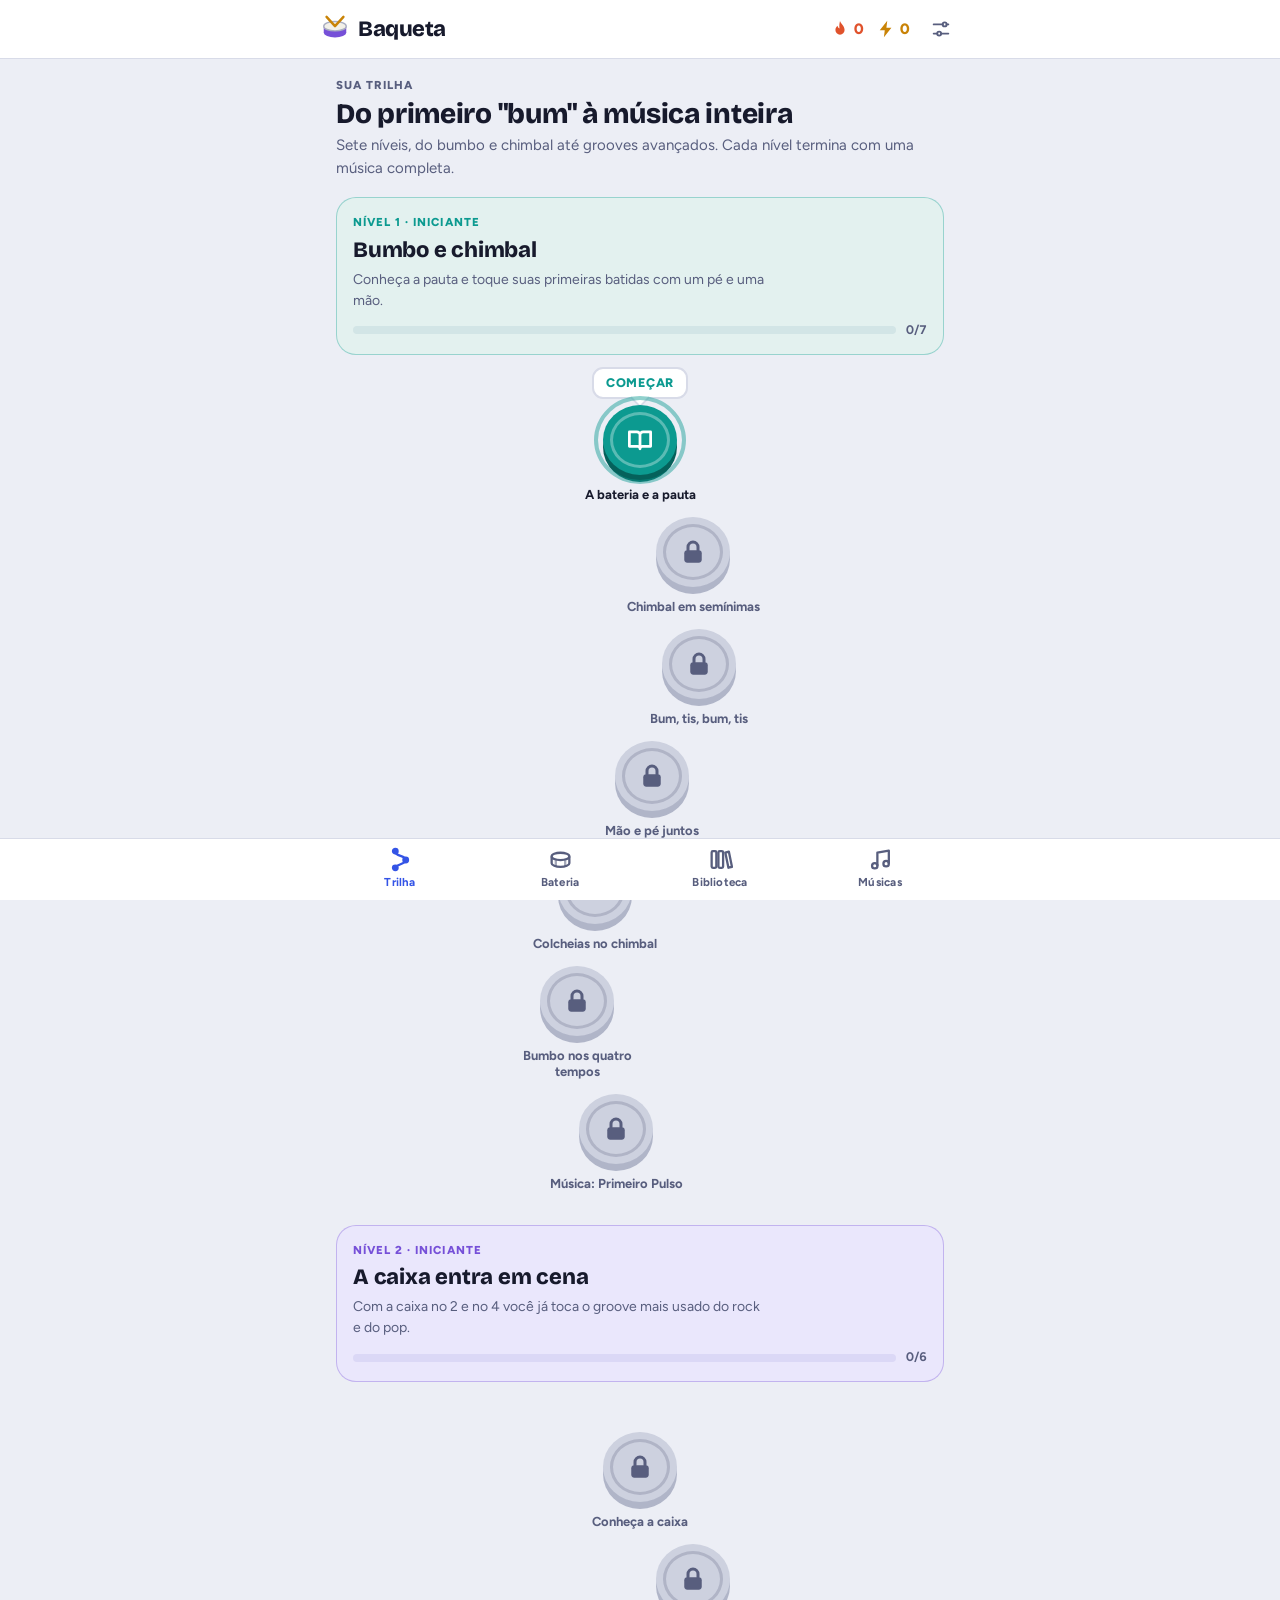
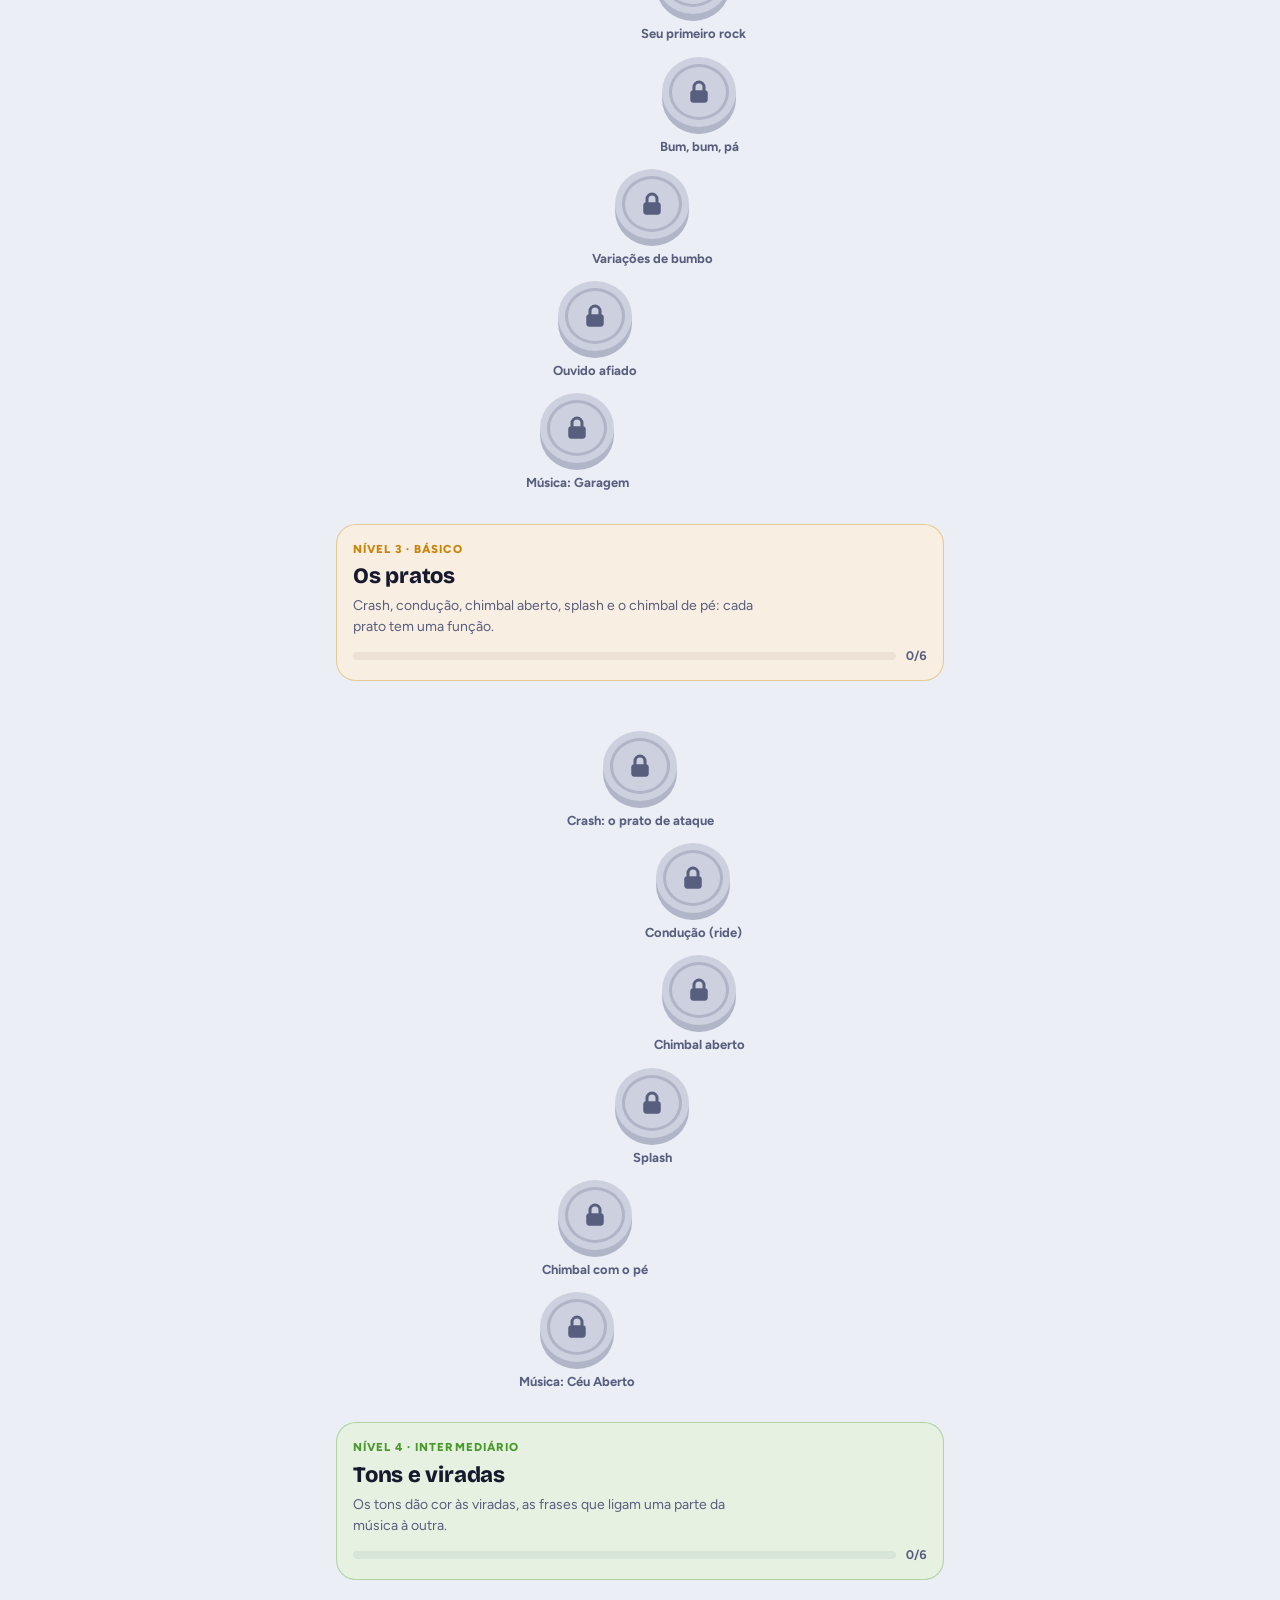
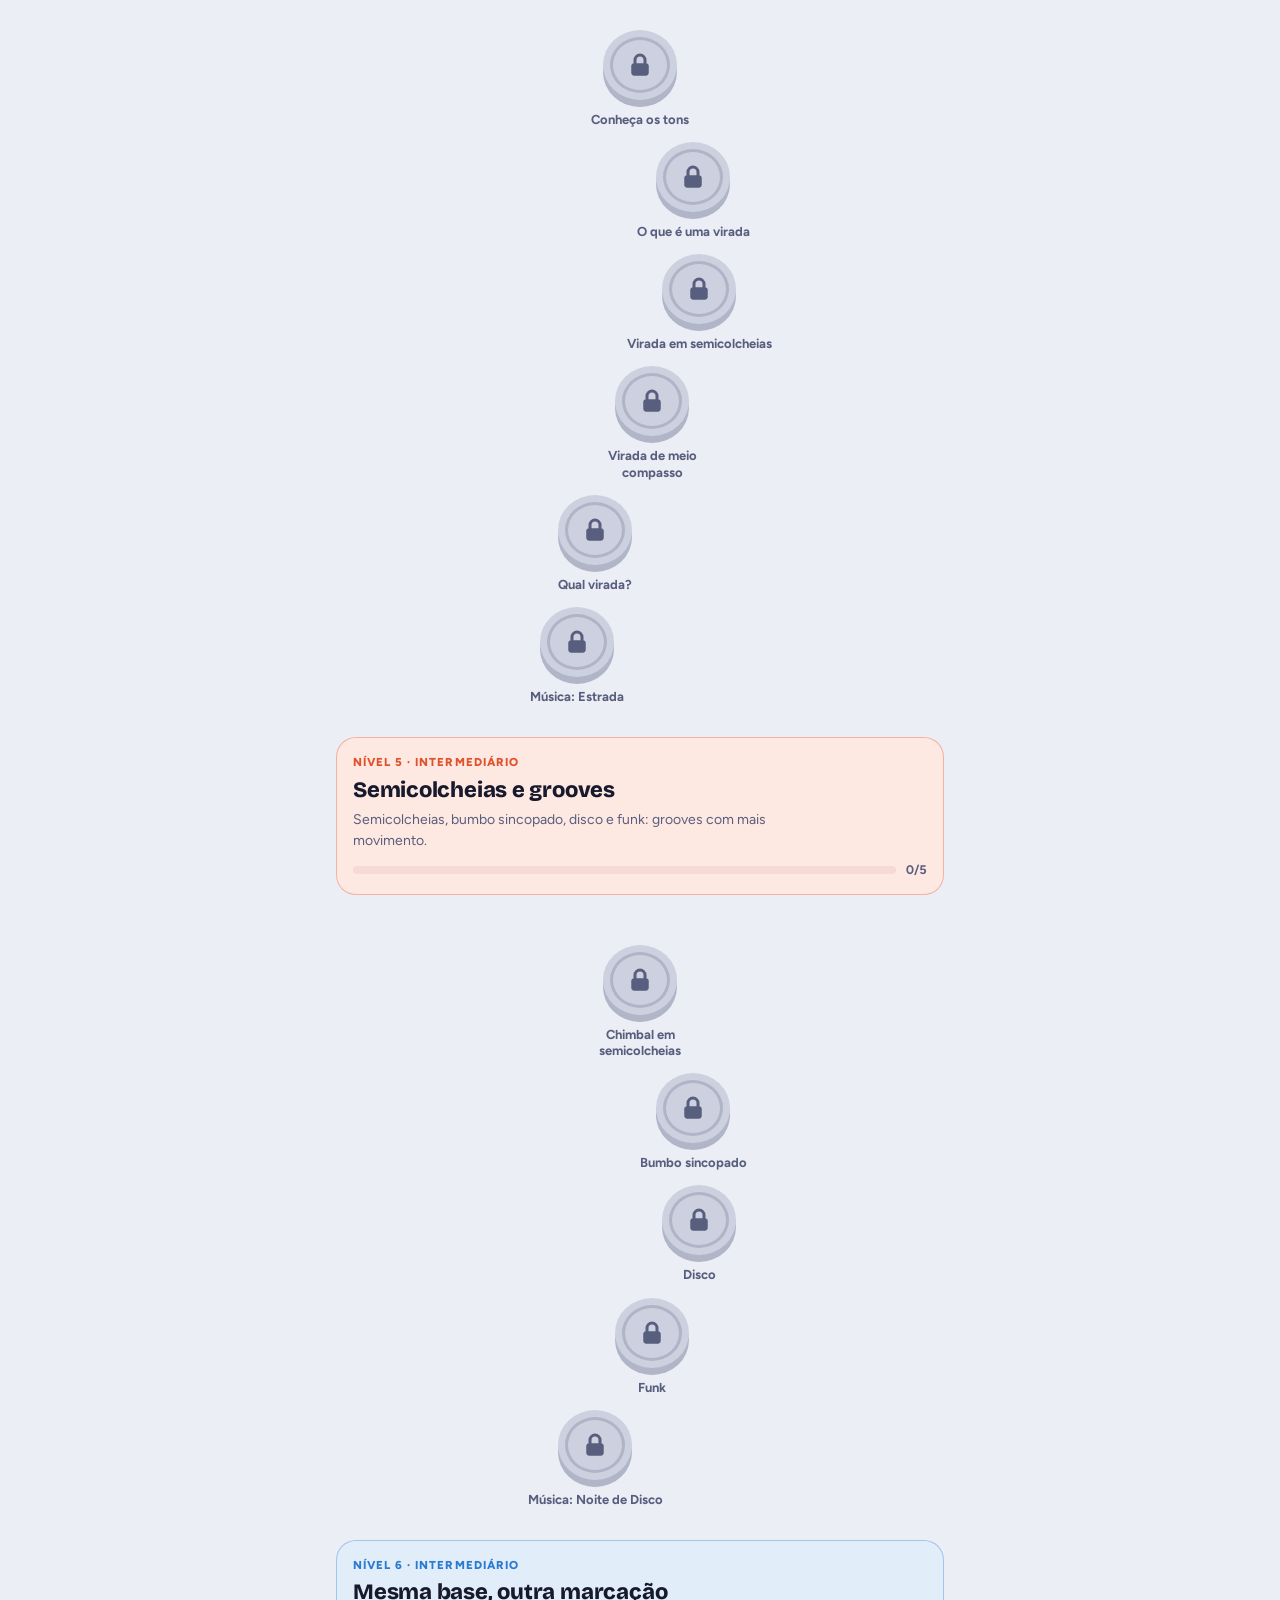
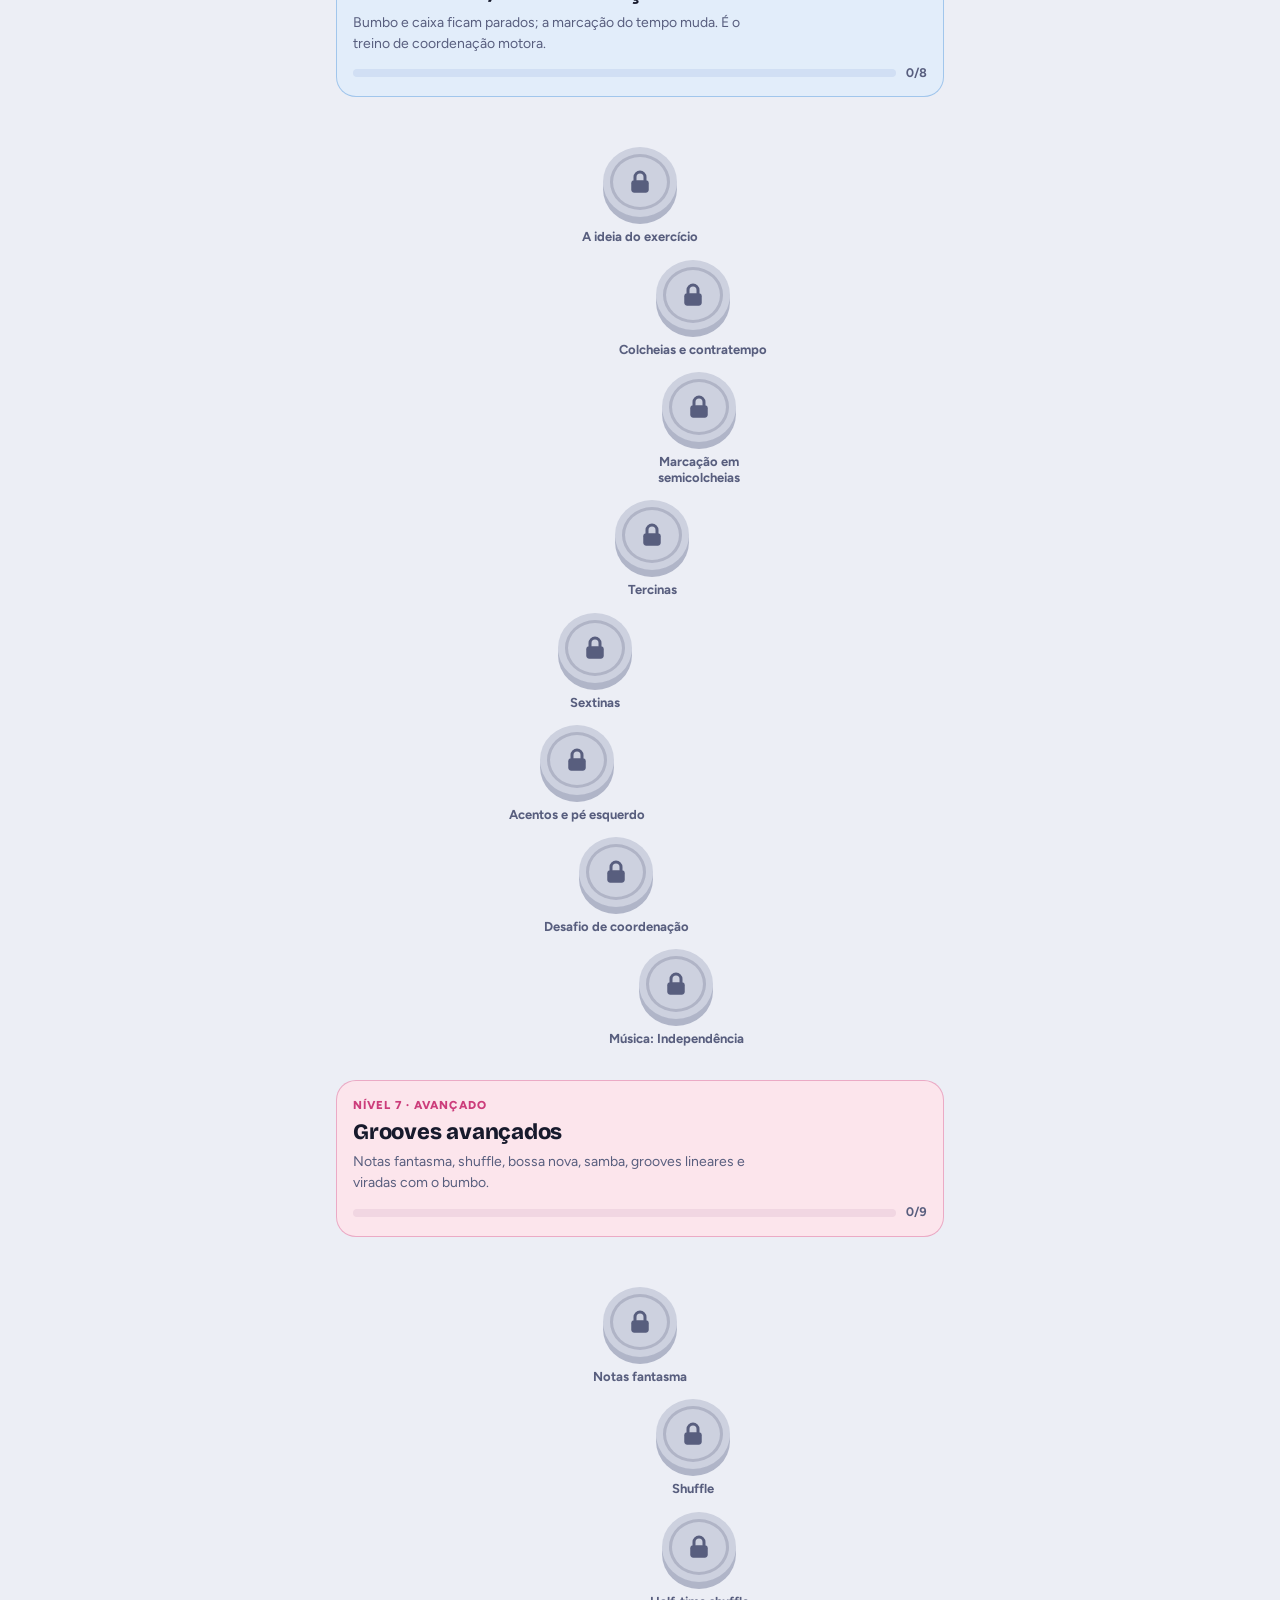
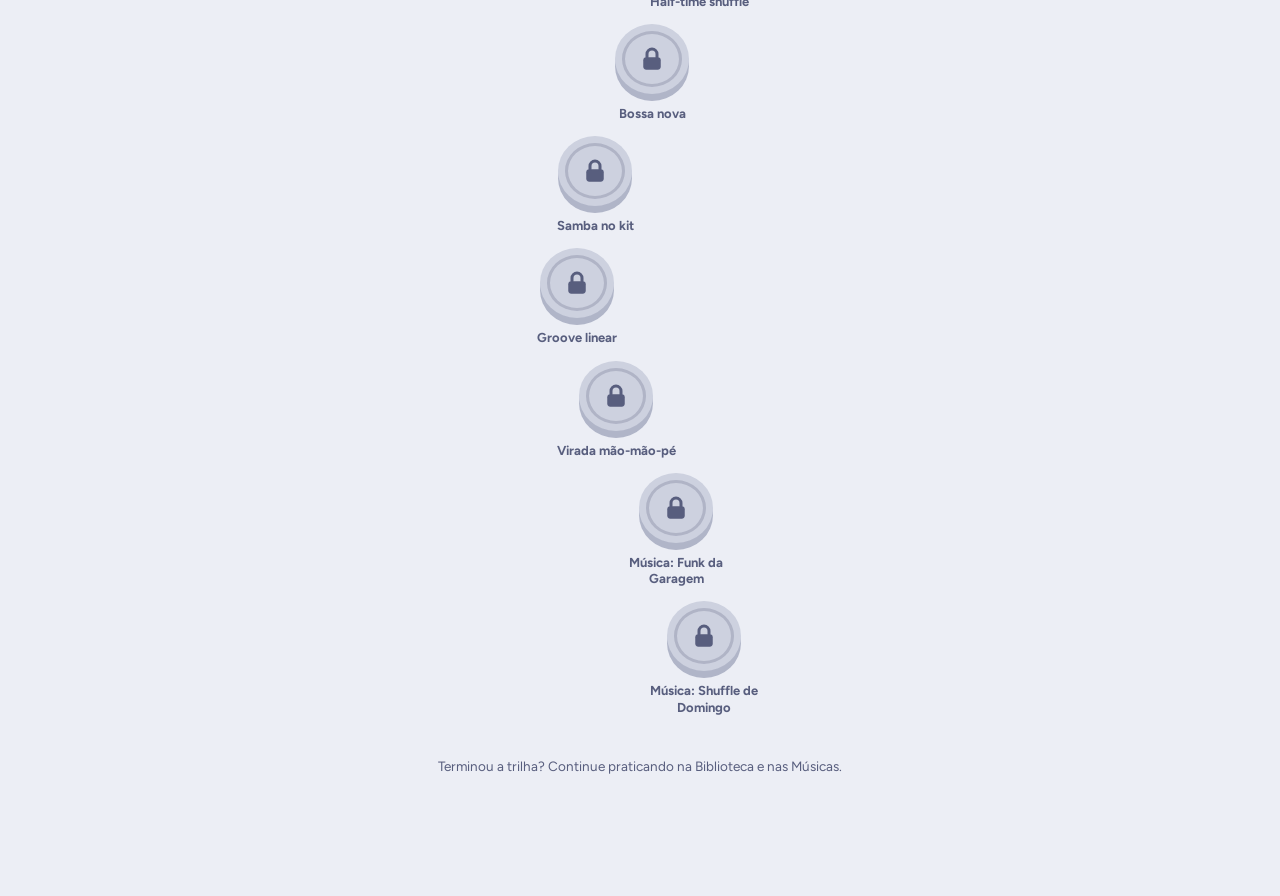
<file: index.html>
<!doctype html>
<html lang="pt-BR">
<head>
<meta charset="utf-8">
<meta name="viewport" content="width=device-width,initial-scale=1,viewport-fit=cover">
<meta name="theme-color" content="#3454E6">
<meta name="apple-mobile-web-app-capable" content="yes">
<meta name="mobile-web-app-capable" content="yes">
<meta name="apple-mobile-web-app-status-bar-style" content="default">
<meta name="apple-mobile-web-app-title" content="Baqueta">
<meta name="description" content="Aprenda bateria lendo partitura: do iniciante ao avançado.">
<link rel="manifest" href="manifest.webmanifest">
<link rel="icon" href="icon-192.png">
<link rel="apple-touch-icon" href="apple-touch-icon.png">
<style>:root{padding-top:env(safe-area-inset-top,0px);padding-bottom:env(safe-area-inset-bottom,0px)}body{margin:0}img{max-width:100%}[hidden]{display:none!important}</style>
<title>Baqueta</title>
<link rel="preconnect" href="https://fonts.googleapis.com">
<link rel="preconnect" href="https://fonts.gstatic.com" crossorigin>
<link rel="stylesheet" href="https://fonts.googleapis.com/css2?family=Bricolage+Grotesque:opsz,wght@12..96,600;12..96,800&family=Figtree:wght@400;500;600;700;800&display=swap">
<style>
/* Layout: phone-first app shell — sticky brand bar, one 640px column, fixed tab bar; lessons and the player open as full-screen sheets above it. */
:root{
  --bg:#ECEEF5; --surface:#FFFFFF; --surface-2:#F4F5FA; --line:#D8DBE8; --ink:#171A2C; --muted:#585E7E;
  --accent:#3454E6; --accent-deep:#2238AA; --accent-ink:#FFFFFF; --accent-soft:#E2E7FD;
  --good:#11905A; --good-deep:#0B6B42; --good-soft:#DBF3E6; --bad:#CC3838; --bad-soft:#FBE3E3; --warn:#B87B00;
  --paper:#FFFFFF; --staff:#1E2136; --staff-soft:#8E93AC; --head:#F2F0E9; --head-ink:#3B3E52; --hoop:#A9AEC2; --stand:#A2A7BC;
  --brz-1:#F1CF7E; --brz-2:#D19A35; --brz-3:#A86F1C; --brz-line:#8E5E17;
  --locked:#CDD1DF; --locked-deep:#B0B5C8; --on-uc:#FFFFFF;
  --c-K:#E0522C; --c-S:#7650D8; --c-H:#0C9A90; --c-P:#0A766F; --c-R:#2A7BD1; --c-C:#C98306; --c-Z:#CC3D7B; --c-T:#4A9A2B; --c-M:#2D854B; --c-F:#6B7C1B; --c-A:#8A6644;
  --f-display:"Bricolage Grotesque","Figtree",system-ui,sans-serif;
  --f-body:"Figtree",system-ui,-apple-system,"Segoe UI",Roboto,sans-serif;
  --f-num:Georgia,"Times New Roman",serif;
}
@media (prefers-color-scheme: dark){
  :root:not([data-theme="light"]){
    --bg:#0F111B; --surface:#191C2A; --surface-2:#212536; --line:#2E3347; --ink:#ECEEF7; --muted:#A2A8C3;
    --accent:#7A93FF; --accent-deep:#4A60CC; --accent-ink:#0C0F1D; --accent-soft:#242B4E;
    --good:#3CC983; --good-deep:#228A57; --good-soft:#15301F; --bad:#FF6B6B; --bad-soft:#3A1D22; --warn:#F0B53A;
    --paper:#151826; --staff:#DFE2F0; --staff-soft:#6C7290; --head:#D9D6CC; --head-ink:#2C2E3A; --hoop:#6D7390; --stand:#555B76;
    --brz-1:#E9C46E; --brz-2:#BF8A2C; --brz-3:#8C5C16; --brz-line:#6E4710;
    --locked:#353A50; --locked-deep:#24283A; --on-uc:#0F111B;
    --c-K:#FF7A52; --c-S:#A98CFF; --c-H:#33CFC3; --c-P:#25AFA5; --c-R:#69AFFF; --c-C:#F2B53F; --c-Z:#FF77B0; --c-T:#7DD35A; --c-M:#56BE7B; --c-F:#B2C64C; --c-A:#C9A07C;
    color-scheme:dark;
  }
}
:root[data-theme="dark"]{
  --bg:#0F111B; --surface:#191C2A; --surface-2:#212536; --line:#2E3347; --ink:#ECEEF7; --muted:#A2A8C3;
  --accent:#7A93FF; --accent-deep:#4A60CC; --accent-ink:#0C0F1D; --accent-soft:#242B4E;
  --good:#3CC983; --good-deep:#228A57; --good-soft:#15301F; --bad:#FF6B6B; --bad-soft:#3A1D22; --warn:#F0B53A;
  --paper:#151826; --staff:#DFE2F0; --staff-soft:#6C7290; --head:#D9D6CC; --head-ink:#2C2E3A; --hoop:#6D7390; --stand:#555B76;
  --brz-1:#E9C46E; --brz-2:#BF8A2C; --brz-3:#8C5C16; --brz-line:#6E4710;
  --locked:#353A50; --locked-deep:#24283A; --on-uc:#0F111B;
  --c-K:#FF7A52; --c-S:#A98CFF; --c-H:#33CFC3; --c-P:#25AFA5; --c-R:#69AFFF; --c-C:#F2B53F; --c-Z:#FF77B0; --c-T:#7DD35A; --c-M:#56BE7B; --c-F:#B2C64C; --c-A:#C9A07C;
  color-scheme:dark;
}
*{box-sizing:border-box}
[hidden]{display:none!important}
html,body{min-height:100%}
body{background:var(--bg);color:var(--ink);font-family:var(--f-body);font-size:15px;line-height:1.5;-webkit-tap-highlight-color:transparent;-webkit-font-smoothing:antialiased}
body.locked{overflow:hidden}
body::before{content:"";position:fixed;inset:0 0 auto;height:env(safe-area-inset-top,0px);z-index:60;background:var(--surface)}
button{font:inherit;color:inherit}
button:focus-visible,input:focus-visible,select:focus-visible,.opt:focus-visible{outline:3px solid var(--accent);outline-offset:2px}
h1,h2,h3{font-family:var(--f-display);text-wrap:balance;margin:0;line-height:1.15;letter-spacing:-.01em}
p{margin:0}
svg{display:block}
.vh{position:absolute;width:1px;height:1px;overflow:hidden;clip:rect(0 0 0 0);white-space:nowrap}

/* ---------- top bar & tabs */
.topbar{position:sticky;top:env(safe-area-inset-top,0px);z-index:20;background:var(--surface);border-bottom:1px solid var(--line);padding-left:max(16px,env(safe-area-inset-left,0px));padding-right:max(16px,env(safe-area-inset-right,0px));padding-block:10px}
.topbar-in{max-width:640px;margin:0 auto;display:flex;align-items:center;gap:12px}
.brand{display:flex;align-items:center;gap:8px;margin-right:auto;font-family:var(--f-display);font-weight:800;font-size:22px;letter-spacing:-.02em}
.brand svg{width:30px;height:30px}
.stat{display:flex;align-items:center;gap:4px;font-weight:800;font-variant-numeric:tabular-nums;font-size:15px}
.stat svg{width:20px;height:20px}
.stat.fire{color:var(--c-K)} .stat.xp{color:var(--c-C)}
.icon-btn{width:38px;height:38px;border-radius:12px;border:0;background:transparent;display:grid;place-items:center;cursor:pointer;color:var(--muted)}
.icon-btn:hover{background:var(--surface-2)}
.icon-btn svg{width:22px;height:22px}
main{max-width:640px;margin:0 auto;padding-left:max(16px,env(safe-area-inset-left,0px));padding-right:max(16px,env(safe-area-inset-right,0px));padding-block:18px 96px}
.tabbar{position:fixed;left:0;right:0;bottom:0;z-index:20;background:var(--surface);border-top:1px solid var(--line);padding-left:max(16px,env(safe-area-inset-left,0px));padding-right:max(16px,env(safe-area-inset-right,0px));padding-bottom:env(safe-area-inset-bottom,0px)}
.tabbar-in{max-width:640px;margin:0 auto;display:grid;grid-template-columns:repeat(4,1fr)}
.tab{border:0;background:none;padding:8px 0 9px;display:flex;flex-direction:column;align-items:center;gap:2px;font-size:11.5px;font-weight:700;color:var(--muted);cursor:pointer;letter-spacing:.02em}
.tab svg{width:25px;height:25px}
.tab[aria-current="page"]{color:var(--accent)}
.view[hidden]{display:none}
.view-h{display:grid;gap:4px;margin-bottom:18px}
.view-h h1{font-size:28px;font-weight:800}
.view-h p{color:var(--muted)}
.eyebrow{font-size:11.5px;font-weight:800;letter-spacing:.09em;text-transform:uppercase;color:var(--muted)}

/* ---------- buttons */
.btn{display:inline-flex;align-items:center;justify-content:center;gap:8px;border:0;border-radius:14px;padding:13px 18px;font-weight:800;font-size:15px;letter-spacing:.03em;cursor:pointer;transition:transform .06s,box-shadow .06s;text-decoration:none}
.btn svg{width:19px;height:19px}
.btn-primary{background:var(--accent);color:var(--accent-ink);box-shadow:0 4px 0 var(--accent-deep)}
.btn-primary:active{transform:translateY(3px);box-shadow:0 1px 0 var(--accent-deep)}
.btn-primary:disabled{background:var(--locked);color:var(--muted);box-shadow:0 4px 0 var(--locked-deep);cursor:not-allowed;transform:none}
.btn-good{background:var(--good);color:#fff;box-shadow:0 4px 0 var(--good-deep)}
.btn-bad{background:var(--bad);color:#fff;box-shadow:0 4px 0 color-mix(in oklab,var(--bad),black 30%)}
.btn-ghost{background:var(--surface);color:var(--ink);border:2px solid var(--line);box-shadow:0 3px 0 var(--line);padding:11px 16px}
.btn-ghost:active{transform:translateY(2px);box-shadow:0 1px 0 var(--line)}
.btn-wide{width:100%}

/* ---------- path */
.unit{margin-bottom:28px}
.unit-band{position:relative;border-radius:20px;padding:16px 16px 14px;background:color-mix(in oklab,var(--uc) 14%,var(--surface));border:1.5px solid color-mix(in oklab,var(--uc) 35%,transparent);display:grid;gap:6px}
.unit-band .eyebrow{color:var(--uc)}
.unit-band h2{font-size:22px;font-weight:800}
.unit-band p{color:var(--muted);font-size:14px;max-width:46ch}
.unit-prog{display:flex;align-items:center;gap:10px;margin-top:4px;font-size:12.5px;font-weight:700;color:var(--muted);font-variant-numeric:tabular-nums}
.unit-prog .bar{flex:1;height:8px;border-radius:8px;background:color-mix(in oklab,var(--uc) 18%,var(--surface-2));overflow:hidden}
.unit-prog .bar i{display:block;height:100%;background:var(--uc);border-radius:8px}
.nodes{display:grid;gap:14px;padding:50px 0 4px}
.node-row{display:flex;flex-direction:column;align-items:center;transform:translateX(var(--off));position:relative}
.node{--uc2:color-mix(in oklab,var(--uc),black 28%);width:74px;height:70px;border-radius:50%;border:0;position:relative;cursor:pointer;background:var(--uc);color:var(--on-uc);box-shadow:0 7px 0 var(--uc2);display:grid;place-items:center;transition:transform .08s,box-shadow .08s}
.node::before{content:"";position:absolute;inset:7px;border-radius:50%;border:3px solid color-mix(in oklab,var(--on-uc) 32%,transparent)}
.node svg{width:30px;height:30px;position:relative}
.node:active{transform:translateY(5px);box-shadow:0 2px 0 var(--uc2)}
.node.locked{background:var(--locked);color:var(--muted);box-shadow:0 7px 0 var(--locked-deep)}
.node.locked::before{border-color:color-mix(in oklab,var(--muted) 25%,transparent)}
.node.current::after{content:"";position:absolute;inset:-9px;border-radius:50%;border:4px solid color-mix(in oklab,var(--uc) 45%,transparent);animation:ring 1.6s ease-in-out infinite}
@keyframes ring{50%{transform:scale(1.07);opacity:.55}}
.node-t{margin-top:12px;font-size:13px;font-weight:700;text-align:center;max-width:150px;line-height:1.25}
.node-row.is-locked .node-t{color:var(--muted)}
.node-stars{display:flex;gap:2px;margin-top:3px}
.node-stars svg{width:14px;height:14px}
.st-on{fill:var(--c-C)} .st-off{fill:var(--locked)}
.bubble{position:absolute;top:-38px;background:var(--surface);color:var(--uc);border:2px solid var(--line);font-weight:800;font-size:12.5px;letter-spacing:.06em;text-transform:uppercase;padding:5px 12px;border-radius:11px;white-space:nowrap;animation:bob 1.4s ease-in-out infinite}
.bubble::after{content:"";position:absolute;left:50%;bottom:-8px;width:12px;height:12px;background:var(--surface);border-right:2px solid var(--line);border-bottom:2px solid var(--line);transform:translateX(-50%) rotate(45deg)}
@keyframes bob{50%{transform:translateY(-4px)}}
.path-end{text-align:center;color:var(--muted);font-size:13.5px;padding:8px 0 24px}

/* ---------- paper & score */
.paper{background:var(--paper);border:1px solid var(--line);border-radius:16px;position:relative}
.pl-paper{padding:6px 6px 2px;overflow:hidden}
.pl-svg{width:100%}
.score{width:100%;height:auto;overflow:visible}
.score .sl{stroke:var(--staff-soft);stroke-width:1}
.score .bl{stroke:var(--staff);stroke-width:1.3}
.score .blk,.score .dt,.score .gl,.score .bm{fill:var(--staff)}
.score .stem{stroke:var(--staff);stroke-width:1.25}
.score .lg{stroke:var(--staff);stroke-width:1.3}
.score .op{fill:none;stroke:var(--staff);stroke-width:1.3}
.score .tb{fill:none;stroke:var(--staff);stroke-width:1}
.score .tup{font:italic 700 11.5px var(--f-num);fill:var(--staff);text-anchor:middle}
.score .bn{font:600 10px var(--f-body);fill:var(--staff-soft)}
.score .ct{font:600 10.5px var(--f-body);fill:var(--staff-soft);text-anchor:middle;transition:fill .08s}
.score .ct.cb{fill:var(--staff);font-weight:800;font-size:11px}
.score .ct.on{fill:var(--accent);font-weight:800}
.score .sec rect{fill:var(--accent-soft)}
.score .sec text{font:800 9.5px var(--f-body);fill:var(--accent);letter-spacing:.06em;text-transform:uppercase;text-anchor:middle}
.score .cur{fill:var(--accent);opacity:0;transition:opacity .15s}
.score .cur.vis{opacity:.55}
.score .nh{fill:var(--nc,var(--staff))}
.score .nh .hd.x{stroke:var(--nc,var(--staff));stroke-width:.55}
.score .nh .hd{transform-box:fill-box;transform-origin:center;transition:transform .07s}
.score .nh.on .hd{transform:scale(1.42)}
.score .par{fill:none;stroke:var(--nc,var(--staff));stroke-width:1.25}
.score .nh.i-K{--nc:var(--c-K)} .score .nh.i-S{--nc:var(--c-S)} .score .nh.i-H{--nc:var(--c-H)} .score .nh.i-P{--nc:var(--c-P)} .score .nh.i-R{--nc:var(--c-R)} .score .nh.i-C{--nc:var(--c-C)} .score .nh.i-Z{--nc:var(--c-Z)} .score .nh.i-T{--nc:var(--c-T)} .score .nh.i-M{--nc:var(--c-M)} .score .nh.i-F{--nc:var(--c-F)} .score .nh.i-A{--nc:var(--c-A)}
.score.ink .nh, html.no-colors .score .nh{--nc:var(--staff)}
.score .nh.r-p .hd,.score .nh.r-b .hd{fill:var(--good)}
.score .nh.r-q .hd{fill:var(--warn)}
.score .nh.r-m .hd{fill:var(--bad)}
.score .nl{font:800 11.5px var(--f-body);text-anchor:middle}
.score .np{font:600 10px var(--f-body);fill:var(--staff-soft);text-anchor:middle}
.nstaff{margin:0 auto}

/* ---------- player */
.pl{display:grid;gap:12px}
.pl-secs{display:flex;gap:6px;overflow-x:auto;padding-bottom:2px;scrollbar-width:none}
.pl-secs::-webkit-scrollbar{display:none}
.sec-b{flex:none;border:1.5px solid var(--line);background:var(--surface);border-radius:999px;padding:6px 12px;font-size:13px;font-weight:700;cursor:pointer;color:var(--muted)}
.sec-b.on{background:var(--accent-soft);border-color:var(--accent);color:var(--accent)}
.pl.song .pl-paper{max-height:min(58vh,560px);overflow-y:auto;overscroll-behavior:contain}
.pl-count{position:absolute;inset:0;display:grid;place-content:center;justify-items:center;background:color-mix(in oklab,var(--paper) 78%,transparent);border-radius:16px;z-index:2;pointer-events:none}
.pl-count b{font-family:var(--f-display);font-size:64px;line-height:1;color:var(--accent)}
.pl-count span{font-weight:700;color:var(--muted);font-size:13px;letter-spacing:.06em;text-transform:uppercase}
.mini-play{position:absolute;right:8px;top:8px;width:40px;height:40px;border-radius:50%;border:0;background:var(--accent);color:var(--accent-ink);display:grid;place-items:center;cursor:pointer;box-shadow:0 3px 0 var(--accent-deep);z-index:3}
.mini-play svg{width:20px;height:20px}
.pl-lights{display:flex;flex-wrap:wrap;gap:6px}
.lt{display:inline-flex;align-items:center;gap:6px;border:1.5px solid var(--line);background:var(--surface);border-radius:999px;padding:5px 11px 5px 8px;font-size:12.5px;font-weight:700;cursor:pointer;transition:background .1s}
.lt i{width:11px;height:11px;border-radius:50%;background:var(--pc);box-shadow:0 0 0 3px color-mix(in oklab,var(--pc) 22%,transparent)}
.lt.hit{animation:lthit .16s ease-out}
@keyframes lthit{0%{background:color-mix(in oklab,var(--pc) 35%,var(--surface));border-color:var(--pc)}100%{background:var(--surface)}}
.lt[aria-pressed="false"]{opacity:.5;text-decoration:line-through}
.lt[aria-pressed="false"] i{background:transparent;box-shadow:inset 0 0 0 2px var(--pc)}
.pl-hint{font-size:12.5px;color:var(--muted);margin-top:-4px}
.pl-ctrl{display:flex;flex-wrap:wrap;align-items:center;gap:10px 12px}
.btn-play{width:58px;height:58px;flex:none;border-radius:50%;border:0;background:var(--accent);color:var(--accent-ink);display:grid;place-items:center;cursor:pointer;box-shadow:0 4px 0 var(--accent-deep)}
.btn-play:active{transform:translateY(3px);box-shadow:0 1px 0 var(--accent-deep)}
.btn-play svg{width:26px;height:26px}
.btn-play.on{background:var(--c-K);box-shadow:0 4px 0 color-mix(in oklab,var(--c-K),black 30%)}
.tempo{display:flex;align-items:center;gap:6px;flex:1;min-width:190px}
.tb{width:34px;height:34px;flex:none;border-radius:10px;border:1.5px solid var(--line);background:var(--surface);font-size:18px;font-weight:800;cursor:pointer;line-height:1}
.tv{flex:1;display:grid;gap:0;min-width:0}
.tv input{width:100%;accent-color:var(--accent);margin:0}
.tv span{font-size:12px;color:var(--muted);font-weight:700;text-align:center;font-variant-numeric:tabular-nums}
.tv b{color:var(--ink);font-size:15px}
.tgls{display:flex;gap:6px;flex-wrap:wrap;width:100%}
.tg{display:inline-flex;align-items:center;gap:6px;border:1.5px solid var(--line);background:var(--surface);border-radius:10px;padding:6px 10px;font-size:12.5px;font-weight:700;cursor:pointer;color:var(--muted)}
.tg svg{width:16px;height:16px}
.tg[aria-pressed="true"]{border-color:var(--accent);color:var(--accent);background:var(--accent-soft)}
.pl.compact .tgls .tg[data-k="countIn"]{display:none}
.tap{display:grid;gap:10px;border-top:1px dashed var(--line);padding-top:12px}
.tap-bar{display:flex;flex-wrap:wrap;align-items:center;gap:10px 14px}
.tap-guide{display:flex;align-items:center;gap:6px;font-size:13.5px;font-weight:700;color:var(--muted);cursor:pointer}
.tap-guide input{width:18px;height:18px;accent-color:var(--accent)}
.tap-res{border-radius:14px;background:var(--surface-2);padding:12px 14px;display:grid;gap:4px}
.tap-res .tr-top{display:flex;align-items:center;gap:10px}
.tap-res .tr-top b{font-family:var(--f-display);font-size:26px}
.tap-res .tr-d{font-size:12.5px;color:var(--muted);font-variant-numeric:tabular-nums}
.tr-stars{display:flex;gap:2px}
.tr-stars svg{width:22px;height:22px}
.tap-fb{height:22px;text-align:center;font-weight:800;font-size:15px;letter-spacing:.02em}
.tap-fb.p,.tap-fb.b{color:var(--good)} .tap-fb.q{color:var(--warn)} .tap-fb.x{color:var(--bad)}
.pads{display:grid;gap:8px}
.pad-row{display:grid;grid-template-columns:repeat(var(--n),1fr);gap:8px}
.pad{position:relative;min-height:84px;border-radius:16px;border:0;cursor:pointer;background:color-mix(in oklab,var(--pc) 16%,var(--surface));box-shadow:inset 0 0 0 2px color-mix(in oklab,var(--pc) 45%,transparent),0 4px 0 color-mix(in oklab,var(--pc) 40%,var(--line));display:grid;place-content:center;gap:2px;touch-action:manipulation;user-select:none;-webkit-user-select:none}
.pad b{font-size:14px;font-weight:800;color:var(--ink)}
.pad small{font-size:11px;color:var(--muted);font-weight:700}
.pad.down{transform:translateY(3px);background:color-mix(in oklab,var(--pc) 42%,var(--surface));box-shadow:inset 0 0 0 2px var(--pc),0 1px 0 color-mix(in oklab,var(--pc) 40%,var(--line))}
@media (hover:none){.pad small{display:none}}

/* ---------- sheets (lesson, player) */
.sheet{position:fixed;inset:0;z-index:40;background:var(--bg);display:flex;flex-direction:column;padding-top:env(safe-area-inset-top,0px);padding-bottom:env(safe-area-inset-bottom,0px)}
.sheet[hidden]{display:none}
.sh-in{width:100%;max-width:640px;margin:0 auto;padding-left:max(16px,env(safe-area-inset-left,0px));padding-right:max(16px,env(safe-area-inset-right,0px))}
.ls-top{flex:none;padding-block:12px}
.ls-top .sh-in{display:flex;align-items:center;gap:10px}
.ls-bar{flex:1;height:14px;border-radius:10px;background:var(--line);overflow:hidden}
.ls-bar i{display:block;height:100%;width:0;background:var(--good);border-radius:10px;transition:width .35s ease;box-shadow:inset 0 3px 0 rgba(255,255,255,.28)}
.ls-body{flex:1;overflow-y:auto;overscroll-behavior:contain;padding-block:6px 20px}
.ls-foot{flex:none;border-top:1px solid var(--line);background:var(--surface);padding-block:14px;transition:background .15s}
.ls-foot .sh-in{display:grid;gap:10px}
.ls-foot.ok{background:var(--good-soft);border-color:transparent}
.ls-foot.bad{background:var(--bad-soft);border-color:transparent}
.ls-fb{font-size:14.5px;line-height:1.4}
.ls-fb:empty{display:none}
.ls-fb b{display:block;font-family:var(--f-display);font-size:19px;margin-bottom:2px}
.ls-foot.ok .ls-fb b{color:var(--good)} .ls-foot.bad .ls-fb b{color:var(--bad)}
.card-step{display:grid;gap:12px}
.st-h{font-size:24px;font-weight:800}
.st-p{font-size:16px;color:var(--ink);max-width:60ch}
.st-p em{font-style:normal;font-weight:700;color:var(--accent)}
.st-fig{display:grid;gap:12px}
.st-fig .paper{padding:8px}
.snd{justify-self:start}
.opts{display:grid;gap:10px}
.opt{display:flex;align-items:center;gap:12px;text-align:left;border:2px solid var(--line);background:var(--surface);border-radius:16px;padding:12px 14px;font-size:16px;font-weight:700;cursor:pointer;box-shadow:0 3px 0 var(--line)}
.opt .opt-n{flex:none;width:28px;height:28px;border-radius:9px;border:2px solid var(--line);display:grid;place-items:center;font-size:13px;color:var(--muted)}
.opt.sel{border-color:var(--accent);background:var(--accent-soft);box-shadow:0 3px 0 var(--accent)}
.opt.sel .opt-n{border-color:var(--accent);color:var(--accent)}
.opt.right{border-color:var(--good);background:var(--good-soft);box-shadow:0 3px 0 var(--good)}
.opt.right .opt-n{border-color:var(--good);color:var(--good)}
.opt.wrong .opt-n{border-color:var(--bad);color:var(--bad)}
.opt.wrong{border-color:var(--bad);background:var(--bad-soft);box-shadow:0 3px 0 var(--bad)}
.opt:disabled{cursor:default}
.opt-score{flex-direction:column;align-items:stretch;padding:8px}
.opt-score .opt-n{position:absolute;left:8px;top:8px;z-index:1;background:var(--surface)}
.opt-sc{width:100%;background:var(--paper);border-radius:10px}
.opt-score{position:relative}
.big-snd{width:110px;height:110px;border-radius:50%;justify-self:center;border:0;background:var(--accent);color:var(--accent-ink);display:grid;place-items:center;cursor:pointer;box-shadow:0 6px 0 var(--accent-deep)}
.big-snd svg{width:48px;height:48px}
.big-snd:active{transform:translateY(4px);box-shadow:0 2px 0 var(--accent-deep)}
.done{display:grid;justify-items:center;text-align:center;gap:14px;padding-top:24px}
.done-stars{display:flex;gap:8px}
.done-stars svg{width:58px;height:58px;animation:pop .5s cubic-bezier(.2,1.6,.4,1) both}
.done-stars svg:nth-child(2){animation-delay:.12s} .done-stars svg:nth-child(3){animation-delay:.24s}
@keyframes pop{from{transform:scale(.2);opacity:0}}
.done h2{font-size:30px}
.done-grid{display:grid;grid-template-columns:1fr 1fr;gap:10px;width:100%;max-width:360px}
.done-box{border:2px solid var(--line);border-radius:16px;padding:10px;display:grid;gap:2px;background:var(--surface)}
.done-box b{font-family:var(--f-display);font-size:24px;font-variant-numeric:tabular-nums}
.done-box span{font-size:11.5px;font-weight:800;letter-spacing:.08em;text-transform:uppercase;color:var(--muted)}
.done-box.xp b{color:var(--c-C)} .done-box.fire b{color:var(--c-K)}
.confirm{position:absolute;inset:0;z-index:5;background:color-mix(in oklab,var(--bg) 70%,transparent);display:grid;place-items:end center;padding:16px}
.confirm[hidden]{display:none}
.confirm-card{width:100%;max-width:440px;background:var(--surface);border:1px solid var(--line);border-radius:20px;padding:18px;display:grid;gap:12px;box-shadow:0 20px 50px rgba(0,0,0,.18)}
.confirm-card h3{font-size:20px}
.confirm-card p{color:var(--muted)}
.confirm-card .row{display:grid;grid-template-columns:1fr 1fr;gap:10px}
.pv-top{flex:none;padding-block:10px;border-bottom:1px solid var(--line);background:var(--surface)}
.pv-top .sh-in{display:flex;align-items:center;gap:8px}
.pv-top h2{font-size:19px;font-weight:800}
.pv-top .eyebrow{font-size:10.5px}
.pv-body{flex:1;overflow-y:auto;overscroll-behavior:contain;padding-block:14px 24px}
.pv-body .sh-in{display:grid;gap:12px}
.pv-desc{color:var(--muted);font-size:14.5px}
.pv-tapbtn{justify-self:start}

/* ---------- kit */
.kit{width:100%;height:auto;max-width:520px;margin:0 auto}
.kit .stands path{fill:none;stroke:var(--stand);stroke-width:2.6;stroke-linecap:round}
.kit .kp{cursor:pointer;transition:opacity .2s}
.kit .kp.dim{opacity:.22}
.kit .shell{fill:var(--pc);stroke:color-mix(in oklab,var(--pc),black 30%);stroke-width:1}
.kit .head{fill:var(--head);stroke:var(--hoop);stroke-width:2.2}
.kit .cy{fill:url(#brz);stroke:var(--brz-line);stroke-width:1}
.kit .cy-l{fill:none;stroke:color-mix(in oklab,var(--brz-line) 45%,transparent);stroke-width:.8}
.kit .bell{fill:var(--brz-2);stroke:var(--brz-line);stroke-width:.8}
.kit .ring{fill:none;stroke:var(--pc);stroke-width:2.5}
.kit .rim{fill:none;stroke:var(--pc);stroke-width:4.5;pointer-events:stroke}
.kit .pedal{fill:var(--pc);stroke:color-mix(in oklab,var(--pc),black 30%)}
.kit .kl{font:800 10.5px var(--f-body);fill:var(--ink);text-anchor:middle;pointer-events:none}
.kit .kl.in{fill:var(--on-uc);font-size:10px}
.kit .kl.kh{fill:var(--head-ink);font-size:13px}
.kit .kl.sm{font-size:9.5px;fill:var(--muted)}
.kit .kp.sel .shell,.kit .kp.sel .cy,.kit .kp.sel .pedal{stroke:var(--accent);stroke-width:3}
.kit .kp.sel .rim{stroke:var(--accent)}
.kit .kp.sel .head{stroke:var(--accent);stroke-width:3}
.kit .kp.hit{animation:kphit .22s ease-out;transform-box:fill-box;transform-origin:center}
@keyframes kphit{40%{transform:scale(1.06)}}
.kit .i-K{--pc:var(--c-K)} .kit .i-S{--pc:var(--c-S)} .kit .i-H{--pc:var(--c-H)} .kit .i-P{--pc:var(--c-P)} .kit .i-R{--pc:var(--c-R)} .kit .i-C{--pc:var(--c-C)} .kit .i-Z{--pc:var(--c-Z)} .kit .i-T{--pc:var(--c-T)} .kit .i-M{--pc:var(--c-M)} .kit .i-F{--pc:var(--c-F)} .kit .i-A{--pc:var(--c-A)}
.kit-card{padding:10px 8px 4px;border-radius:20px;background:var(--surface);border:1px solid var(--line)}
.kit-mini{padding:6px;border-radius:16px;background:var(--surface);border:1px solid var(--line)}
.chips{display:flex;flex-wrap:wrap;gap:6px;margin-top:12px}
.chip{display:inline-flex;align-items:center;gap:6px;border:1.5px solid var(--line);background:var(--surface);border-radius:999px;padding:6px 12px 6px 9px;font-size:13px;font-weight:700;cursor:pointer}
.chip i{width:10px;height:10px;border-radius:50%;background:var(--pc)}
.chip[aria-pressed="true"]{border-color:var(--pc);background:color-mix(in oklab,var(--pc) 14%,var(--surface))}
.ki{margin-top:14px;background:var(--surface);border:1px solid var(--line);border-radius:20px;padding:16px;display:grid;gap:12px}
.ki-head{display:flex;align-items:center;gap:12px}
.ki-dot{width:16px;height:16px;border-radius:50%;flex:none;box-shadow:0 0 0 5px color-mix(in oklab,var(--pc) 22%,transparent);background:var(--pc)}
.ki-head h3{font-size:24px;font-weight:800}
.ki-en{font-size:13px;color:var(--muted);font-weight:600}
.ki p{max-width:62ch}
.ki-dl{display:grid;grid-template-columns:1fr 1fr;gap:10px;margin:0}
.ki-dl div{background:var(--surface-2);border-radius:12px;padding:9px 11px}
.ki-dl dt{font-size:11px;font-weight:800;letter-spacing:.08em;text-transform:uppercase;color:var(--muted)}
.ki-dl dd{margin:2px 0 0;font-weight:600;font-size:14px}
.ki-staff{padding:6px}
.ki-btns{display:flex;flex-wrap:wrap;gap:10px}
.sec-h{display:grid;gap:4px;margin:30px 0 12px}
.sec-h h2{font-size:22px;font-weight:800}
.sec-h p{color:var(--muted);font-size:14px}
.key-list{display:grid;gap:8px}
.key-row{display:grid;grid-template-columns:96px 1fr;align-items:center;gap:12px;background:var(--surface);border:1px solid var(--line);border-radius:14px;padding:6px 12px 6px 6px;cursor:pointer;text-align:left}
.key-row .ks{background:var(--paper);border-radius:10px}
.key-row b{display:block;font-size:15px}
.key-row span{font-size:13px;color:var(--muted)}
.fig-list{display:grid;gap:12px}
.fig{background:var(--surface);border:1px solid var(--line);border-radius:18px;padding:12px;display:grid;gap:8px}
.fig-h{display:flex;align-items:baseline;gap:8px;flex-wrap:wrap}
.fig-h b{font-family:var(--f-display);font-size:18px}
.fig-h span{font-size:12px;font-weight:800;color:var(--accent);background:var(--accent-soft);padding:2px 8px;border-radius:999px}
.fig p{font-size:14px;color:var(--muted)}

/* ---------- library & songs */
.filters{display:flex;gap:6px;overflow-x:auto;margin-bottom:14px;scrollbar-width:none}
.filters::-webkit-scrollbar{display:none}
.filters .sec-b{font-size:13.5px}
.list{display:grid;gap:10px}
.item{display:grid;grid-template-columns:auto 1fr auto;gap:12px;align-items:center;text-align:left;background:var(--surface);border:1px solid var(--line);border-radius:16px;padding:12px 14px;cursor:pointer;box-shadow:0 3px 0 var(--line)}
.item:active{transform:translateY(2px);box-shadow:0 1px 0 var(--line)}
.item-ic{width:42px;height:42px;border-radius:12px;display:grid;place-items:center;background:color-mix(in oklab,var(--pc) 16%,var(--surface));color:var(--pc)}
.item-ic svg{width:22px;height:22px}
.item b{display:block;font-size:15.5px}
.item small{display:block;color:var(--muted);font-size:13px;line-height:1.35}
.item .meta{font-size:12px;font-weight:800;color:var(--muted);text-align:right;font-variant-numeric:tabular-nums;white-space:nowrap}
.lvl{display:inline-block;font-size:10.5px;font-weight:800;letter-spacing:.06em;text-transform:uppercase;padding:2px 7px;border-radius:6px;background:var(--surface-2);color:var(--muted);margin-top:4px}
.lab{background:var(--surface);border:1.5px solid var(--accent);border-radius:20px;padding:16px;display:grid;gap:12px;margin-bottom:22px}
.lab h2{font-size:20px;font-weight:800}
.lab p{color:var(--muted);font-size:14px}
.lab-sel{display:grid;grid-template-columns:1fr 1fr;gap:10px}
.lab-sel label{display:grid;gap:4px;font-size:11.5px;font-weight:800;letter-spacing:.07em;text-transform:uppercase;color:var(--muted);min-width:0}
.lab-sel select{font:600 14px var(--f-body);color:var(--ink);background:var(--surface-2);border:1.5px solid var(--line);border-radius:10px;padding:9px 8px;width:100%;min-width:0}
.song{display:grid;gap:10px;text-align:left;background:var(--surface);border:1px solid var(--line);border-radius:20px;padding:16px;cursor:pointer;box-shadow:0 4px 0 var(--line)}
.song:active{transform:translateY(2px);box-shadow:0 2px 0 var(--line)}
.song-top{display:flex;align-items:flex-start;gap:12px}
.song-top .item-ic{width:48px;height:48px}
.song h3{font-size:19px;font-weight:800}
.song-meta{font-size:12.5px;font-weight:700;color:var(--muted);font-variant-numeric:tabular-nums}
.song p{font-size:14px;color:var(--muted)}
.song-parts{display:flex;flex-wrap:wrap;gap:4px}
.song-parts span{font-size:11.5px;font-weight:700;padding:3px 8px;border-radius:999px;background:var(--surface-2);color:var(--muted)}
.set-row{display:flex;align-items:center;justify-content:space-between;gap:12px;padding:12px 0;border-bottom:1px solid var(--line)}
.set-row:last-child{border-bottom:0}
.set-row b{display:block;font-size:15px}
.set-row small{color:var(--muted);font-size:13px}
.switch{width:50px;height:30px;flex:none;border-radius:999px;border:0;background:var(--locked);position:relative;cursor:pointer}
.switch::after{content:"";position:absolute;left:3px;top:3px;width:24px;height:24px;border-radius:50%;background:#fff;transition:transform .15s;box-shadow:0 1px 3px rgba(0,0,0,.25)}
.switch[aria-checked="true"]{background:var(--accent)}
.switch[aria-checked="true"]::after{transform:translateX(20px)}
.set-lat{display:grid;gap:6px;width:100%}
.set-lat input{width:100%;accent-color:var(--accent)}
.toast{position:fixed;left:50%;bottom:calc(84px + env(safe-area-inset-bottom,0px));transform:translateX(-50%);background:var(--ink);color:var(--bg);font-weight:700;font-size:14px;padding:10px 16px;border-radius:12px;z-index:80;opacity:0;transition:opacity .2s;pointer-events:none;max-width:calc(100% - 32px)}
.toast.vis{opacity:1}
@media (prefers-reduced-motion: reduce){*{animation:none!important;transition:none!important}}
@media (min-width:560px){.st-h{font-size:28px}}
</style>

</head>
<body>
<header class="topbar">
  <div class="topbar-in">
    <div class="brand"><svg viewBox="0 0 32 32" aria-hidden="true"><ellipse cx="16" cy="20" rx="12" ry="5" fill="var(--c-S)"/><rect x="4" y="13" width="24" height="7" fill="var(--c-S)"/><ellipse cx="16" cy="13" rx="12" ry="5" fill="var(--head)" stroke="var(--hoop)" stroke-width="1.5"/><path d="M7 3l9 10M25 3l-9 10" stroke="var(--c-C)" stroke-width="2.6" stroke-linecap="round"/></svg>Baqueta</div>
    <div class="stat fire" title="Dias seguidos praticando"><svg viewBox="0 0 24 24" fill="currentColor" aria-hidden="true"><path d="M12 2.5c1 3.6 5.5 5.8 5.5 10.8a5.5 5.5 0 0 1-11 0c0-2.5 1.3-4 2.6-5.1.2 1.8 1.1 2.9 2.3 3.2-.6-3.4 0-6.2.6-8.9z"/></svg><span id="st-fire">0</span><span class="vh"> dias seguidos</span></div>
    <div class="stat xp" title="Pontos de experiência"><svg viewBox="0 0 24 24" fill="currentColor" aria-hidden="true"><path d="M13.5 2 4.5 13.5h6L9.5 22l9-11.5h-6z"/></svg><span id="st-xp">0</span><span class="vh"> XP</span></div>
    <button class="icon-btn" id="btn-set" aria-label="Ajustes"><svg viewBox="0 0 24 24" fill="none" stroke="currentColor" stroke-width="2" stroke-linecap="round" aria-hidden="true"><path d="M4 7h10M18 7h2M4 17h4M12 17h8"/><circle cx="16" cy="7" r="2.2"/><circle cx="10" cy="17" r="2.2"/></svg></button>
  </div>
</header>

<main>
  <section class="view" id="view-trilha" aria-label="Trilha"></section>
  <section class="view" id="view-bateria" aria-label="Bateria" hidden></section>
  <section class="view" id="view-biblioteca" aria-label="Biblioteca" hidden></section>
  <section class="view" id="view-musicas" aria-label="Músicas" hidden></section>
</main>

<nav class="tabbar" aria-label="Seções">
  <div class="tabbar-in">
    <button class="tab" data-tab="trilha"><svg viewBox="0 0 24 24" fill="none" stroke="currentColor" stroke-width="2.2" stroke-linecap="round" aria-hidden="true"><path d="M7 20c0-3.5 10-3 10-7.5S7 9 7 4.5"/><circle cx="7" cy="4" r="2.2" fill="currentColor"/><circle cx="17" cy="12.5" r="2.2" fill="currentColor"/><circle cx="7" cy="20" r="2.2" fill="currentColor"/></svg>Trilha</button>
    <button class="tab" data-tab="bateria"><svg viewBox="0 0 24 24" fill="none" stroke="currentColor" stroke-width="2.2" stroke-linejoin="round" aria-hidden="true"><ellipse cx="12" cy="9" rx="8.5" ry="3.5"/><path d="M3.5 9v6.5c0 1.9 3.8 3.5 8.5 3.5s8.5-1.6 8.5-3.5V9"/><path d="M7.5 12.2v6M16.5 12.2v6" opacity=".55"/></svg>Bateria</button>
    <button class="tab" data-tab="biblioteca"><svg viewBox="0 0 24 24" fill="none" stroke="currentColor" stroke-width="2.2" stroke-linejoin="round" aria-hidden="true"><rect x="3.5" y="4" width="4.5" height="16" rx="1.2"/><rect x="10" y="4" width="4.5" height="16" rx="1.2"/><path d="m16.6 5.3 3.4-.9 3 14.6-3.4.9z"/></svg>Biblioteca</button>
    <button class="tab" data-tab="musicas"><svg viewBox="0 0 24 24" fill="none" stroke="currentColor" stroke-width="2.2" stroke-linejoin="round" aria-hidden="true"><path d="M9 18V5.5l11-2V16"/><circle cx="6.5" cy="18" r="2.6"/><circle cx="17.4" cy="16" r="2.6"/></svg>Músicas</button>
  </div>
</nav>

<div class="sheet" id="lesson" hidden role="dialog" aria-modal="true" aria-label="Lição">
  <div class="ls-top"><div class="sh-in"><button class="icon-btn" id="ls-x" aria-label="Fechar lição"><svg viewBox="0 0 24 24" fill="none" stroke="currentColor" stroke-width="2.6" stroke-linecap="round" aria-hidden="true"><path d="M6 6l12 12M18 6 6 18"/></svg></button><div class="ls-bar"><i id="ls-bar"></i></div></div></div>
  <div class="ls-body" id="ls-body-wrap"><div class="sh-in" id="ls-body"></div></div>
  <div class="ls-foot" id="ls-foot"><div class="sh-in"><div class="ls-fb" id="ls-fb" aria-live="polite"></div><button class="btn btn-primary btn-wide" id="ls-go">Continuar</button></div></div>
  <div class="confirm" id="ls-confirm" hidden><div class="confirm-card"><h3>Sair da lição?</h3><p>O que você fez nesta lição não será salvo.</p><div class="row"><button class="btn btn-ghost" id="ls-stay">Continuar</button><button class="btn btn-bad" id="ls-leave">Sair</button></div></div></div>
</div>

<div class="sheet" id="player" hidden role="dialog" aria-modal="true" aria-label="Player">
  <div class="pv-top"><div class="sh-in"><button class="icon-btn" id="pv-x" aria-label="Voltar"><svg viewBox="0 0 24 24" fill="none" stroke="currentColor" stroke-width="2.6" stroke-linecap="round" stroke-linejoin="round" aria-hidden="true"><path d="M15 5l-7 7 7 7"/></svg></button><div><div class="eyebrow" id="pv-k"></div><h2 id="pv-t"></h2></div></div></div>
  <div class="pv-body"><div class="sh-in" id="pv-body"></div></div>
</div>

<div class="sheet" id="settings" hidden role="dialog" aria-modal="true" aria-label="Ajustes">
  <div class="pv-top"><div class="sh-in"><button class="icon-btn" id="set-x" aria-label="Voltar"><svg viewBox="0 0 24 24" fill="none" stroke="currentColor" stroke-width="2.6" stroke-linecap="round" stroke-linejoin="round" aria-hidden="true"><path d="M15 5l-7 7 7 7"/></svg></button><div><div class="eyebrow">Baqueta</div><h2>Ajustes</h2></div></div></div>
  <div class="pv-body"><div class="sh-in" id="set-body"></div></div>
</div>

<div class="toast" id="toast" role="status"></div>

<script>
const GL={"restQuarter":"M3.14 1.54C3.79 2.36 4.38 3.12 4.89 3.96C4.97 4.13 5.14 4.44 5.14 4.52C5.14 4.58 5.14 4.66 5.08 4.69C5.03 4.86 4.86 4.89 4.66 4.89C4.49 4.89 4.16 4.8 4.02 4.77C3.96 4.77 3.88 4.77 3.85 4.77L3.51 4.66C1.4 4.66 0.03 6.54 0.03 8.54C0.03 10.56 1.77 12.52 4.72 14.8C5.05 15.05 5.45 15.16 5.78 15.16C6.07 15.16 6.35 15.08 6.4 14.91C6.43 14.8 6.46 14.71 6.46 14.63C6.46 14.26 6.15 13.96 5.81 13.67C5.31 13.67 4.86 12.58 4.77 12.21C4.66 11.88 4.61 11.51 4.61 11.15C4.61 9.49 5.45 8.2 7.16 8.2C8.34 8.2 9.66 8.65 10.36 8.9L10.39 8.93C10.56 8.99 10.64 8.99 10.73 8.99C10.84 8.99 10.92 8.93 10.92 8.82C10.92 8.34 9.86 6.99 9.43 6.51C7.89 4.66 6.63 3.14 6.63 0.9C6.63 0.84 6.63 0.81 6.63 0.76L6.68 0.48C6.68 0.45 6.68 0.39 6.68 0.37C6.82 -1.99 8.28 -3.93 9.35 -5.59C9.46 -5.78 9.49 -5.98 9.49 -6.18C9.49 -6.6 9.35 -6.96 9.35 -6.96C9.35 -6.96 3.37 -14.07 2.67 -14.77C2.47 -14.97 2.19 -15.08 1.94 -15.08C1.54 -15.08 1.12 -14.8 1.12 -14.24C1.12 -14.04 1.18 -13.82 1.29 -13.59C1.46 -13.14 3.76 -11.09 3.76 -8.17C3.76 -6.68 3.14 -4.94 1.35 -3.03C0.93 -2.64 0.76 -2.19 0.76 -1.85C0.76 -1.29 1.18 -0.9 1.18 -0.9Z","rest8th":"M5.42 -4.32C5.42 -5.81 4.21 -7.05 2.7 -7.05C1.21 -7.05 0 -5.81 0 -4.32C0 -3.48 0.48 -2.75 1.1 -2.27C1.74 -1.83 2.5 -1.57 3.29 -1.57C3.85 -1.57 4.41 -1.68 4.86 -1.85C5.42 -2.02 5.78 -2.19 6.32 -2.47C6.4 -2.5 6.46 -2.5 6.51 -2.5C6.68 -2.5 6.71 -2.36 6.71 -2.13C6.71 -2.02 6.71 -1.85 6.68 -1.68C6.54 -1.1 3.65 6.96 2.92 9.63C2.92 10.11 3.85 10.14 4.07 10.14C4.52 10.14 5.08 10.08 5.5 9.74C5.62 9.66 9.58 -4.52 9.58 -4.52C9.74 -5.25 9.94 -5.9 10 -6.09C10 -6.51 9.58 -6.71 9.49 -6.74C9.43 -6.74 9.29 -6.74 9.07 -6.6C8.76 -6.35 6.74 -3.93 5.42 -3.93Z","rest16th":"M8.42 -4.49C8.42 -6.04 7.19 -7.24 5.67 -7.24C4.16 -7.24 2.92 -6.04 2.92 -4.49C2.92 -2.84 4.61 -1.74 6.15 -1.74C7.24 -1.74 8.37 -2.11 9.29 -2.64C9.43 -2.67 9.49 -2.7 9.58 -2.7C9.72 -2.7 9.77 -2.64 9.77 -2.41C9.77 -1.77 7.72 4.24 7.44 4.86C7.1 5.62 6.04 6.09 5.45 6.09C5.5 5.95 5.5 5.81 5.5 5.7C5.5 4.16 4.24 2.95 2.75 2.95C1.21 2.95 0 4.16 0 5.7C0 7.36 1.68 8.45 3.23 8.45C4.3 8.45 5.34 8.09 6.26 7.61C6.35 7.61 6.43 7.69 6.43 7.83L6.4 7.89C6.4 7.92 6.4 7.92 6.4 7.92L2.56 19.38C2.56 19.38 2.56 19.4 2.56 19.4L2.5 19.46C2.5 19.82 2.86 20.22 3.76 20.22C4.94 20.22 5.14 19.74 5.31 19.29L10 3.88C11.04 0.45 11.79 -2.27 11.79 -2.27C11.79 -2.27 12.8 -5.81 12.89 -6.35C12.89 -6.43 12.94 -6.46 12.94 -6.51C12.94 -6.74 12.61 -6.91 12.52 -6.96C12.33 -6.96 12.21 -6.88 12.1 -6.8C11.79 -6.54 9.77 -4.13 8.42 -4.07Z","restWhole":"M11.4 4.41L11.4 0.67C11.4 0.08 10.92 -0.37 10.36 -0.37L1.04 -0.37C0.45 -0.37 0 0.08 0 0.67L0 4.41C0 4.97 0.45 5.45 1.04 5.45L10.36 5.45C10.92 5.45 11.4 4.97 11.4 4.41Z","flag8thUp":"M9.63 31.96C9.63 31.96 10.67 28.11 10.67 24.94C10.67 19.88 8.56 15.14 6.04 11.09C3.96 7.89 2.27 4.41 1.63 0.53C1.49 -0.11 1.18 -0.37 0.76 -0.37C0.34 -0.37 0 -0.25 0 0.25L0 9.91C2.67 10.39 6.51 15.89 7.97 19.32C8.56 20.69 8.93 23 8.93 25.38C8.93 27.21 8.65 29.12 7.97 30.94C7.89 31.17 7.83 31.37 7.83 31.53C7.83 32.18 8.26 32.54 8.48 32.71C8.73 32.88 9.43 32.63 9.63 31.96Z","flag8thDown":"M9.72 -30.72C10.28 -29.03 10.56 -27.01 10.56 -25.19C10.56 -22.8 9.55 -19.4 8.93 -18.03C7.44 -14.63 5.42 -11.37 0 -9.55L0 -0.03C0 0.37 0.34 0.56 0.65 0.56C1.01 0.56 1.54 0.34 1.63 -0.34C2.3 -4.16 5.31 -7.69 7.36 -10.87C9.91 -14.88 12.38 -19.68 12.38 -24.74C12.38 -27.91 11.57 -30.78 11.23 -32.07C11.12 -32.52 10.87 -32.69 10.59 -32.69C10 -32.69 9.29 -31.9 9.72 -30.72Z","flag16thUp":"M11.01 32.18C11.15 31.98 11.29 29.68 11.29 27.74L11.29 26.84C11.29 25.16 10.84 23.5 10.11 21.99C10.11 21.87 10.08 21.79 10.08 21.62C10.08 21.57 10.08 21.48 10.11 21.34C10.22 21.12 11.12 18.67 11.12 16.2C11.12 15.7 11.09 15.25 11.01 14.77C10.59 12.02 9.55 10.87 6.63 7.72C4.44 5.39 2.19 4.72 1.49 0.45C1.4 0 0.93 -0.08 0.67 -0.08C0.45 -0.08 0 0.03 0 0.34L0 16.01L0.2 16.01C2.7 16.09 5.59 16.17 8.37 21.85C9.29 23.78 9.66 25.75 9.66 27.86C9.66 29.03 9.55 30.24 9.35 31.45C9.29 31.62 9.29 31.7 9.29 31.81C9.29 32.35 9.63 32.88 10.19 32.88C10.47 32.88 10.75 32.71 11.01 32.18ZM8.45 18.56C7.81 17.55 7.1 16.74 6.26 15.78C4.38 13.59 2.5 12.61 1.66 9.29C1.63 9.27 1.63 9.21 1.63 9.18C1.63 9.01 1.85 8.76 2.19 8.76L2.5 8.76C4.97 8.76 7.16 11.04 8.48 13.03C9.21 14.07 9.58 15.33 9.58 16.62C9.58 16.9 9.58 17.16 9.55 17.44C9.46 17.75 9.46 18.17 9.27 18.48C9.21 18.59 8.93 18.73 8.73 18.73C8.62 18.73 8.54 18.67 8.45 18.56Z","flag16thDown":"M9.72 -31.79C10.31 -28.39 10.31 -24.71 8.76 -21.57C5.98 -15.89 2.7 -15.78 0.2 -15.7L0 -15.7L0 -0.03C0 0.17 0.28 0.37 0.67 0.37C0.98 0.37 1.4 0.28 1.49 -0.17C2.47 -6.4 10.45 -8.12 11.4 -14.49C11.48 -14.91 11.51 -15.42 11.51 -15.92C11.51 -18.39 10.64 -20.84 10.5 -21.06C10.47 -21.14 10.47 -21.23 10.47 -21.34C10.47 -21.51 10.5 -21.59 10.5 -21.71C11.96 -24.74 12.02 -28.7 11.37 -31.96C11.15 -32.88 10.87 -32.83 10.39 -32.83C9.91 -32.8 9.58 -32.46 9.72 -31.79ZM9.13 -18.45C9.35 -18.45 9.63 -18.31 9.66 -18.17C9.86 -17.86 9.86 -17.47 9.94 -17.16C10 -16.85 10 -16.57 10 -16.34C10 -14.99 9.63 -13.79 8.9 -12.75C7.55 -10.75 4.97 -8.48 2.5 -8.48L2.19 -8.48C1.85 -8.48 1.63 -8.7 1.63 -8.9C1.63 -8.93 1.63 -8.99 1.66 -9.01C2.5 -12.33 4.77 -13.25 6.68 -15.5C7.53 -16.43 8.2 -17.21 8.85 -18.28C8.93 -18.39 9.01 -18.45 9.13 -18.45Z","unpitchedPercussionClef1":"M6.46 9.49L6.46 -9.49C6.46 -9.83 6.23 -10.11 5.9 -10.11L0.56 -10.11C0.25 -10.11 0 -9.83 0 -9.49L0 9.49C0 9.83 0.25 10.11 0.56 10.11L5.9 10.11C6.23 10.11 6.46 9.83 6.46 9.49ZM15.44 -9.49C15.44 -9.83 15.19 -10.11 14.88 -10.11L9.55 -10.11C9.21 -10.11 8.99 -9.83 8.99 -9.49L8.99 9.49C8.99 9.83 9.21 10.11 9.55 10.11L14.88 10.11C15.19 10.11 15.44 9.83 15.44 9.49Z","timeSig4":"M14.63 3L14.63 -5.67C14.63 -5.98 14.6 -6.35 14.15 -6.35C13.79 -6.35 13.59 -6.26 13.34 -5.98L9.49 -1.35C9.35 -1.12 9.13 -0.9 9.13 -0.39L9.13 3L3.68 3C6.91 0.25 13.39 -8.93 13.51 -9.43L13.53 -9.55C13.53 -9.91 13.25 -10.14 12.94 -10.14C12.58 -10.14 10.92 -10.08 10.19 -10.08C9.46 -10.08 7.64 -10.14 7.33 -10.14C6.96 -10.14 6.4 -10.02 6.4 -9.38C6.4 -4.38 2.41 1.26 1.21 2.95L0.98 3.29C0.98 3.29 0.98 3.31 0.98 3.31L0.93 3.37C0.84 3.57 0.81 3.71 0.81 3.85C0.81 4.24 1.12 4.52 1.63 4.52L9.13 4.52L9.13 7.08C9.13 8.17 8.26 8.48 7.53 8.48C6.88 8.48 6.6 8.85 6.6 9.27C6.6 9.66 6.74 10.11 7.36 10.11L15.98 10.11C16.37 10.11 16.79 9.83 16.79 9.27C16.79 8.7 16.29 8.45 15.89 8.45C15.5 8.45 14.63 8.2 14.63 6.91L14.63 4.52L17.58 4.52C18 4.52 18.2 4.24 18.2 3.76C18.2 3.29 18.03 3 17.58 3Z","timeSig3":"M8.62 -10.02C8.56 -10.02 8.54 -10.02 8.45 -10.02L8.17 -10.08C8.12 -10.08 8.06 -10.08 8 -10.08C4.52 -10.08 1.04 -7.75 1.04 -5.62C1.04 -4.3 1.83 -2.5 4.32 -2.36L4.52 -2.36C6.32 -2.36 7.19 -3.65 7.19 -4.97L7.19 -5.31C7.08 -6.8 6.07 -6.88 5.87 -6.96C5.67 -7.05 5.05 -6.96 5.05 -7.53L5.05 -7.69C5.14 -8.37 6.4 -8.7 6.74 -8.7C10.19 -8.7 10.5 -6.54 10.5 -5.59L10.5 -5.31C10.5 -2.3 8.12 -1.12 5.59 -1.01C5.17 -0.98 4.61 -0.76 4.61 -0.34C4.61 0.17 5.31 0.17 5.62 0.17C10.28 0.17 10.64 3.31 10.64 3.85C10.64 8.12 8.45 8.62 7.55 8.62C7.41 8.62 7.24 8.56 7.19 8.56C6.88 8.54 6.09 8.54 6.07 7.92L6.07 7.72C6.07 6.82 6.96 6.23 6.99 5.05C6.99 3.37 5.81 2.13 4.07 2.13C3.93 2.13 3.79 2.13 3.65 2.19C2.95 2.3 2.19 2.7 1.68 3.23C1.01 3.85 0.81 4.8 0.81 5.7C0.9 8.85 3.76 10.08 7.72 10.14L8.09 10.14C12.1 10.14 16.2 8.09 16.2 4.52L16.2 4.24C16.15 3.06 15.84 2.3 15.08 1.4C14.83 1.1 14.52 0.81 14.12 0.56L13.25 0.08L11.93 -0.28C11.74 -0.34 11.6 -0.34 11.51 -0.48C11.48 -0.56 11.48 -0.62 11.48 -0.67C11.48 -0.84 11.51 -1.01 11.65 -1.04C12.1 -1.18 12.52 -1.21 12.89 -1.4C14.52 -2.19 15.36 -3.23 15.36 -5.08C15.36 -8.82 10.31 -9.91 8.62 -10.02Z","timeSig2":"M17.02 3.68C17.02 3.2 16.82 3.12 16.54 3.12C16.2 3.12 16.09 3.29 16.01 3.57L15.98 3.59C15.56 4.61 15.25 5.39 14.41 5.39C14.18 5.39 13.98 5.34 13.7 5.25C13.17 5.05 12.89 5.03 12.5 4.8C11.68 4.49 9.77 3.85 8.12 3.85C7.61 3.85 7.08 3.93 6.63 4.07C7.53 2.64 10.95 1.4 11.85 1.18C14.69 0.39 17.21 -0.76 17.21 -4.13C17.21 -8.42 13.03 -10.28 9.27 -10.28C6.43 -10.28 3.93 -10.02 1.94 -7.72C1.26 -6.88 0.81 -5.87 0.81 -4.77C0.81 -4.21 0.93 -3.65 1.18 -3.03C1.77 -1.77 3.03 -0.81 4.49 -0.81C6.96 -0.81 7.33 -3.37 7.33 -4.38C7.33 -6.8 4.52 -6.91 4.52 -7.72C4.61 -8.28 5.34 -9.27 7.72 -9.27C11.32 -9.27 11.37 -6.54 11.37 -5.39C11.37 -1.68 8.34 1.1 5.42 2.86C3.2 4.3 1.63 6.26 0.93 8.9L0.9 9.01C0.9 9.55 1.35 10.39 1.94 10.39C2.84 10.39 3.31 7.92 5.7 7.92C7.33 7.92 7.92 10.11 11.51 10.11C13.25 10.11 16.37 9.94 17.02 3.68Z","noteheadBlack":"M3.93 5.05C7.53 5.05 11.93 1.74 11.93 -1.68C11.93 -3.76 10.31 -5.05 8 -5.05C3.57 -5.05 0 -1.77 0 1.68C0 3.79 1.74 5.05 3.93 5.05Z","noteheadXBlack":"M11.51 4.02L6.71 0L11.51 -4.04C11.65 -4.13 11.74 -4.32 11.74 -4.49C11.74 -4.8 11.46 -5.05 11.2 -5.05C11.12 -5.05 11.01 -5.03 10.92 -4.97L5.81 -0.73L0.81 -4.97C0.73 -5.03 0.62 -5.05 0.48 -5.05C0.2 -5.05 0 -4.77 0 -4.52C0 -4.38 0.08 -4.16 0.2 -4.04L5.03 0L0.2 4.02C0.03 4.13 0 4.3 0 4.44C0 4.77 0.2 5.05 0.53 5.05C0.65 5.05 0.73 5.03 0.81 4.94L5.81 0.67L10.92 4.94C11.01 5.03 11.12 5.05 11.2 5.05C11.51 5.05 11.74 4.72 11.74 4.49C11.74 4.3 11.65 4.13 11.51 4.02Z","articAccentAbove":"M13.17 -4.24C13.7 -4.38 13.7 -4.66 13.7 -4.97C13.7 -5.31 13.7 -5.53 13.17 -5.7L1.04 -9.83C0.9 -9.86 0.73 -9.91 0.67 -9.91C0.34 -9.91 0.2 -9.66 0.08 -9.35C0.03 -9.18 0 -9.07 0 -8.93C0 -8.73 0.11 -8.54 0.56 -8.37C0.56 -8.37 9.29 -5.42 9.72 -5.25C9.91 -5.22 10 -5.08 10 -4.97C10 -4.86 9.91 -4.77 9.66 -4.69C9.21 -4.58 0.56 -1.63 0.56 -1.63C0.11 -1.4 0 -1.21 0 -1.01C0 -0.9 0.03 -0.76 0.08 -0.65C0.2 -0.37 0.37 -0.03 0.65 -0.03C0.67 -0.03 0.76 -0.03 0.81 -0.08Z","articAccentBelow":"M13.17 5.67C13.7 5.53 13.7 5.25 13.7 4.94C13.7 4.61 13.7 4.38 13.17 4.21L1.04 0.08C0.9 0.03 0.73 0 0.67 0C0.34 0 0.2 0.25 0.08 0.56C0.03 0.73 0 0.84 0 0.98C0 1.18 0.11 1.38 0.56 1.54C0.56 1.54 9.29 4.49 9.72 4.66C9.91 4.69 10 4.8 10 4.94C10 5.05 9.91 5.14 9.66 5.22C9.21 5.34 0.56 8.28 0.56 8.28C0.11 8.48 0 8.7 0 8.9C0 9.01 0.03 9.13 0.08 9.27C0.2 9.55 0.37 9.86 0.65 9.86C0.67 9.86 0.76 9.86 0.81 9.83Z"};
</script>
<script>
(() => {
'use strict';
// ============================================================ helpers
const $ = (s, r = document) => r.querySelector(s);
const $$ = (s, r = document) => Array.from(r.querySelectorAll(s));
const esc = s => String(s).replace(/[&<>"]/g, c => ({ '&': '&amp;', '<': '&lt;', '>': '&gt;', '"': '&quot;' }[c]));
const gcd = (a, b) => { a = Math.abs(a); b = Math.abs(b); while (b) { const t = a % b; a = b; b = t; } return a; };
const lcm = (a, b) => a / gcd(a, b) * b;
const r2 = v => Math.round(v * 100) / 100;
const rep = (x, n) => Array(n).fill(x);
const shuffle = a => { a = a.slice(); for (let i = a.length - 1; i > 0; i--) { const j = Math.floor(Math.random() * (i + 1)); [a[i], a[j]] = [a[j], a[i]]; } return a; };
let UID = 0;
const uid = p => p + (++UID);

// glyph defs (Bravura outlines, SIL Open Font License)
const GL_DX = { restQuarter: -5.46, rest8th: -5, rest16th: -6.47, restWhole: -5.7, noteheadBlack: -5.965, noteheadXBlack: -5.87, articAccentAbove: -6.85, articAccentBelow: -6.85, timeSig4: -9.5, timeSig3: -8.5, timeSig2: -9 };
document.body.insertAdjacentHTML('afterbegin', `<svg width="0" height="0" style="position:absolute" aria-hidden="true" focusable="false"><defs>${Object.entries(GL).map(([k, d]) => `<path id="g-${k}" d="${d}"${GL_DX[k] ? ` transform="translate(${GL_DX[k]},0)"` : ''}/>`).join('')}</defs></svg>`);

const ICON = {
  play: '<svg viewBox="0 0 24 24" fill="currentColor" aria-hidden="true"><path d="M8 5.2v13.6c0 .8.9 1.3 1.6.9l10.6-6.8a1 1 0 0 0 0-1.7L9.6 4.3C8.9 3.9 8 4.4 8 5.2z"/></svg>',
  stop: '<svg viewBox="0 0 24 24" fill="currentColor" aria-hidden="true"><rect x="6" y="6" width="12" height="12" rx="2.5"/></svg>',
  speaker: '<svg viewBox="0 0 24 24" fill="none" stroke="currentColor" stroke-width="2.2" stroke-linecap="round" stroke-linejoin="round" aria-hidden="true"><path d="M4 9.5h3.5L12 5.5v13l-4.5-4H4z" fill="currentColor"/><path d="M15.5 9a4 4 0 0 1 0 6M18.2 6.3a7.8 7.8 0 0 1 0 11.4"/></svg>',
  metro: '<svg viewBox="0 0 24 24" fill="none" stroke="currentColor" stroke-width="2" stroke-linejoin="round" stroke-linecap="round" aria-hidden="true"><path d="M9.5 3h5l3.5 18H6z"/><path d="M12 15l5.5-8.5M8 17h8"/></svg>',
  loop: '<svg viewBox="0 0 24 24" fill="none" stroke="currentColor" stroke-width="2" stroke-linejoin="round" stroke-linecap="round" aria-hidden="true"><path d="M17 3l3 3-3 3"/><path d="M4 12v-1a5 5 0 0 1 5-5h11"/><path d="M7 21l-3-3 3-3"/><path d="M20 12v1a5 5 0 0 1-5 5H4"/></svg>',
  count: '<svg viewBox="0 0 24 24" fill="none" stroke="currentColor" stroke-width="2" stroke-linecap="round" aria-hidden="true"><circle cx="12" cy="13" r="8"/><path d="M12 9v4l2.5 2.5M9.5 2.5h5"/></svg>',
  target: '<svg viewBox="0 0 24 24" fill="none" stroke="currentColor" stroke-width="2.2" aria-hidden="true"><circle cx="12" cy="12" r="8.5"/><circle cx="12" cy="12" r="4.5"/><circle cx="12" cy="12" r="1" fill="currentColor"/></svg>',
  book: '<svg viewBox="0 0 24 24" fill="none" stroke="currentColor" stroke-width="2.2" stroke-linejoin="round" aria-hidden="true"><path d="M3.5 5.5h6a2.5 2.5 0 0 1 2.5 2.5v11a2 2 0 0 0-2-2H3.5zM20.5 5.5h-6A2.5 2.5 0 0 0 12 8v11a2 2 0 0 1 2-2h6.5z"/></svg>',
  drum: '<svg viewBox="0 0 24 24" fill="none" stroke="currentColor" stroke-width="2.2" stroke-linejoin="round" aria-hidden="true"><ellipse cx="12" cy="9.5" rx="8" ry="3.2"/><path d="M4 9.5v6c0 1.8 3.6 3.3 8 3.3s8-1.5 8-3.3v-6"/><path d="M8 2.5l3 5.5M16.5 2.5 13 8" stroke-linecap="round"/></svg>',
  sticks: '<svg viewBox="0 0 24 24" fill="none" stroke="currentColor" stroke-width="2.4" stroke-linecap="round" aria-hidden="true"><path d="M5 20 18 4M19 20 6 4"/><circle cx="18.5" cy="3.6" r="1.6" fill="currentColor"/><circle cx="5.5" cy="3.6" r="1.6" fill="currentColor"/></svg>',
  ear: '<svg viewBox="0 0 24 24" fill="none" stroke="currentColor" stroke-width="2.2" stroke-linecap="round" stroke-linejoin="round" aria-hidden="true"><path d="M7 9a5 5 0 1 1 10 0c0 3-2.5 3.8-3.2 5.6-.6 1.6-.9 4.4-3.8 4.4a3 3 0 0 1-3-3"/><path d="M10 9.5a2 2 0 1 1 3.4 1.4"/></svg>',
  note: '<svg viewBox="0 0 24 24" fill="none" stroke="currentColor" stroke-width="2.2" stroke-linejoin="round" aria-hidden="true"><path d="M9 18V5.5l11-2V16"/><circle cx="6.5" cy="18" r="2.6" fill="currentColor"/><circle cx="17.4" cy="16" r="2.6" fill="currentColor"/></svg>',
  bolt: '<svg viewBox="0 0 24 24" fill="currentColor" aria-hidden="true"><path d="M13.5 2 4.5 13.5h6L9.5 22l9-11.5h-6z"/></svg>',
  lock: '<svg viewBox="0 0 24 24" fill="none" stroke="currentColor" stroke-width="2.4" stroke-linecap="round" aria-hidden="true"><rect x="5" y="10.5" width="14" height="10" rx="2.5" fill="currentColor" stroke="none"/><path d="M8 10.5V8a4 4 0 0 1 8 0v2.5"/></svg>',
  check: '<svg viewBox="0 0 24 24" fill="none" stroke="currentColor" stroke-width="3.2" stroke-linecap="round" stroke-linejoin="round" aria-hidden="true"><path d="M5 12.5l4.5 4.5L19 7.5"/></svg>',
  star: c => `<svg viewBox="0 0 24 24" aria-hidden="true"><path class="${c}" d="M12 2.8l2.8 5.7 6.2.9-4.5 4.4 1.1 6.2L12 17l-5.6 3 1.1-6.2L3 9.4l6.2-.9z"/></svg>`,
};
const starsHTML = (n, max = 3) => Array.from({ length: max }, (_, k) => ICON.star(k < n ? 'st-on' : 'st-off')).join('');

let toastT = 0;
function toast(msg) { const t = $('#toast'); t.textContent = msg; t.classList.add('vis'); clearTimeout(toastT); toastT = setTimeout(() => t.classList.remove('vis'), 2400); }

// ============================================================ instruments
const INST = {
  K: { name: 'Bumbo', en: 'Bass drum / kick', step: 1, head: 'n', voice: 1, pos: '1º espaço', limb: 'Pé direito, no pedal', key: ' ', keyL: 'Espaço' },
  P: { name: 'Chimbal (pé)', en: 'Hi-hat pedal', step: -1, head: 'x', voice: 1, pos: 'Abaixo da pauta', limb: 'Pé esquerdo, no pedal do chimbal', key: 'v', keyL: 'V' },
  F: { name: 'Surdo', en: 'Floor tom', step: 3, head: 'n', voice: 0, pos: '2º espaço', limb: 'Mão direita (ou as duas, em viradas)', key: 'g', keyL: 'G' },
  S: { name: 'Caixa', en: 'Snare drum', step: 5, head: 'n', voice: 0, pos: '3º espaço', limb: 'Mão esquerda (as duas em viradas)', key: 'f', keyL: 'F' },
  A: { name: 'Aro', en: 'Cross-stick', step: 5, head: 'x', voice: 0, pos: '3º espaço, com x', limb: 'Mão esquerda, baqueta deitada', key: 'd', keyL: 'D' },
  M: { name: 'Tom 2', en: 'Mid tom', step: 6, head: 'n', voice: 0, pos: '4ª linha', limb: 'Qualquer mão, em viradas', key: 't', keyL: 'T' },
  T: { name: 'Tom 1', en: 'High tom', step: 7, head: 'n', voice: 0, pos: '4º espaço', limb: 'Qualquer mão, em viradas', key: 'r', keyL: 'R' },
  R: { name: 'Condução', en: 'Ride cymbal', step: 8, head: 'x', voice: 0, pos: '5ª linha', limb: 'Mão direita', key: 'k', keyL: 'K' },
  H: { name: 'Chimbal', en: 'Hi-hat', step: 9, head: 'x', voice: 0, pos: 'Acima da pauta', limb: 'Mão direita; o pé esquerdo deixa o pedal fechado', key: 'j', keyL: 'J' },
  C: { name: 'Crash', en: 'Crash cymbal', step: 10, head: 'x', voice: 0, pos: 'Linha suplementar', limb: 'Qualquer mão, quase sempre junto com o bumbo', key: 'u', keyL: 'U' },
  Z: { name: 'Splash', en: 'Splash cymbal', step: 11, head: 'x', voice: 0, pos: 'Acima da suplementar', limb: 'Qualquer mão', key: 'i', keyL: 'I' },
};
const DESC = {
  K: 'O maior tambor do kit, tocado com o pé direito num pedal com batedor. Dá o peso grave da música, o "bum". É ele que faz o corpo sentir o pulso.',
  S: 'Tambor com uma esteira de fios de metal encostada por baixo. Por isso o som é estalado e seco, o "pá". Na maioria das músicas ela marca os tempos 2 e 4: o backbeat.',
  H: 'Dois pratos montados frente a frente num pedestal com pedal. Com o pedal pisado (fechado), a baqueta faz um "tis" curto. Com o pé solto (aberto), soa um "tsss" longo. É o marcador de tempo mais usado.',
  P: 'Pisar o pedal do chimbal sem usar a baqueta faz um "tchic" fechado. Serve para manter o tempo com o pé esquerdo enquanto as mãos tocam outra coisa, como a condução.',
  R: 'O maior prato do kit. Tocado na superfície, faz um "tin" brilhante que continua soando. Substitui o chimbal para conduzir o ritmo, por exemplo num refrão.',
  C: 'Prato de ataque: uma explosão curta e forte. Marca o começo de uma parte, o fim de uma virada ou um acento importante. Quase sempre é tocado junto com o bumbo.',
  Z: 'Prato pequeno e fino, de som rápido e agudo: "tchá!". É um efeito, usado para acentos leves e finais de frase.',
  T: 'O tom mais agudo, preso em cima do bumbo, à esquerda. Os tons não têm esteira e soam como tambores afinados. Aparecem principalmente em viradas.',
  M: 'Um pouco maior e mais grave que o tom 1, preso à direita do bumbo. Nas viradas a música costuma "descer" do tom 1 para o tom 2 e depois para o surdo.',
  F: 'O tambor grande que fica de pé no chão, à direita. É o mais grave dos tons. Encerra viradas e também faz grooves pesados no lugar do chimbal.',
  A: 'A baqueta fica deitada sobre a pele da caixa e só a ponta de trás bate no aro: um "toc" de madeira. É o som da bossa nova e de muitas baladas.',
};
const EXAMPLE = { K: ['k4h8'], S: ['rock'], H: ['h8'], P: ['rideP'], R: ['ride'], C: ['rockC', 'rock'], Z: ['rock', 'splash'], T: ['tomsA', 'tomsB'], M: ['tomsA', 'tomsB'], F: ['floorGroove'], A: ['bossa1', 'bossa2'] };
const KIT_ORDER = ['K', 'S', 'H', 'P', 'C', 'R', 'Z', 'T', 'M', 'F', 'A'];
const STAFF_ORDER = ['Z', 'C', 'H', 'R', 'T', 'M', 'S', 'A', 'F', 'K', 'P'];
const PAD_ORDER = ['H', 'C', 'S', 'A', 'T', 'M', 'F', 'R', 'Z', 'P', 'K'];

// ============================================================ patterns
// One bar = instrument tracks; any track length works, they are merged on a common grid.
// x hit · X accent · o open hi-hat · g ghost note · . rest
const BS = {
  hq: 'H:xxxx', h8: 'H:xxxxxxxx', h16: 'H:xxxxxxxxxxxxxxxx', kq: 'K:xxxx',
  bumTis: 'K:x.x. H:.x.x', k13h4: 'K:x.x. H:xxxx', k13h8: 'K:x...x... H:xxxxxxxx', k4h8: 'K:xxxx H:xxxxxxxx',
  kFill: 'K:x.x.x.xx H:xxxxxxxx', endKH: 'K:x... H:x...',
  s24h4: 'S:.x.x H:xxxx',
  rock: 'H:xxxxxxxx S:..x...x. K:x...x...', rockC: 'C:x....... H:.xxxxxxx S:..x...x. K:x...x...',
  rock3e: 'H:xxxxxxxx S:..x...x. K:x...xx..', rock4e: 'H:xxxxxxxx S:..x...x. K:x...x..x',
  wwry: 'K:xx..xx.. S:..x...x.', snFill: 'H:xxxx.... S:..x.xxxx K:x...x...', endKS: 'K:x... S:x...', endKC: 'K:x... C:x...',
  ride: 'R:xxxxxxxx S:..x...x. K:x...x...', rideC: 'C:x....... R:.xxxxxxx S:..x...x. K:x...x...',
  rideSplash: 'R:xxxxxx.. Z:......x. S:..x...x. K:x...x...', open4: 'H:xxxxxxxo S:..x...x. K:x...x...',
  splash: 'H:xxxxxx.. Z:......x. S:..x...x. K:x...x...', rideP: 'R:xxxxxxxx S:..x...x. K:x...x... P:..x...x.',
  crashKick: 'C:x.x. K:x.x.',
  tomsA: 'T:xx.. M:..xx', tomsB: 'F:xx.. S:..xx',
  fill8: 'S:xx...... T:..xx.... M:....xx.. F:......xx K:x.......',
  fill16: 'S:xxxx............ T:....xxxx........ M:........xxxx.... F:............xxxx K:x...............',
  halfFill: 'H:xxxx.... S:....x...xx...... T:..........xx.... M:............xx.. F:..............xx K:x.......',
  floorGroove: 'F:xxxxxxxx S:..x...x. K:x...x...',
  h16g: 'H:xxxxxxxxxxxxxxxx S:....x.......x... K:x.......x.......',
  sync1: 'H:xxxxxxxx S:....x.......x... K:x..x....x.x.....', sync2: 'H:xxxxxxxx S:....x.......x... K:x.....x.x..x....',
  disco: 'K:xxxx S:.x.x H:xoxoxoxo', discoC: 'C:x....... K:xxxx S:.x.x H:.oxoxoxo',
  p16: 'H:xxxxxxxxxxxxxxxx S:....x.......x... K:xxxx',
  funk: 'H:xxxxxxxxxxxxxxxo S:....x.......x... K:x.x.......x..x..',
  funkC: 'C:x............... H:.xxxxxxxxxxxxxxo S:....x.......x... K:x.x.......x..x..',
  pop16: 'H:xxxx.xxxxxxx.xxx S:....x.......x... K:x.....x.x.......',
  base: 'K:x...x... S:..x...x.',
  c4: 'H:xxxx K:x...x... S:..x...x.', c8: 'H:xxxxxxxx K:x...x... S:..x...x.', cOff: 'H:.x.x.x.x K:x...x... S:..x...x.',
  c16: 'H:xxxxxxxxxxxxxxxx K:x...x... S:..x...x.', c3: 'H:xxxxxxxxxxxx K:x...x... S:..x...x.',
  c6: 'H:' + Array.from({ length: 24 }, (_, k) => (k === 6 || k === 18 ? '.' : 'x')).join('') + ' K:x...x... S:..x...x.',
  cAcc: 'H:xXxXxXxX K:x...x... S:..x...x.', cFoot: 'R:xxxxxxxx P:xxxx K:x...x... S:..x...x.',
  cGal: 'H:x.xxx.xxx.xxx.xx K:x...x... S:..x...x.', cGalI: 'H:xxx.xxx.xxx.xxx. K:x...x... S:..x...x.',
  cDot: 'H:x..xx..xx..xx..x K:x...x... S:..x...x.', cShuf: 'H:x.xx.xx.xx.x K:x...x... S:..x...x.',
  ghost: 'H:xxxxxxxx S:....x..g.g..x..g K:x.....x.x.......',
  shuffle: 'H:x.xx.xx.xx.x S:..x...x. K:x...x...', shuffleR: 'R:x.xx.xx.xx.x S:..x...x. K:x...x...',
  shuffleRC: 'C:x........... R:..xx.xx.xx.x S:..x...x. K:x...x...',
  halfShuffle: 'H:x.xx.xx.xx.x S:.g..g.Xg..g. K:x.......x...',
  bossa1: 'H:xxxxxxxx K:x..xx..x A:x..x..x.', bossa2: 'H:xxxxxxxx K:x..xx..x A:..x..x..',
  samba: 'R:xxxXxxxXxxxXxxxX A:x.x..x.x.x..x.x. K:x..xx..xx..xx..x',
  linear: 'K:x..x..x.x.x...x. S:....x.......x... H:.xx..x.x.x.x.x.x',
  fillTrip: 'S:xx.......... T:...xx....... M:......xx.... F:.........xx. K:..x..x..x..x',
};
const barCache = new Map();
function parseBar(src) {
  const spec = BS[src] || src;
  if (barCache.has(spec)) return barCache.get(spec);
  const tracks = spec.trim().split(/\s+/).map(p => { const k = p.indexOf(':'); return [p.slice(0, k), p.slice(k + 1)]; });
  let steps = 1;
  for (const [, s] of tracks) steps = lcm(steps, s.length);
  if (steps % 4) steps = lcm(steps, 4);
  const hits = Array.from({ length: steps }, () => []);
  for (const [i, s] of tracks) {
    if (!INST[i]) throw new Error('Peça desconhecida: ' + i);
    const f = steps / s.length;
    for (let k = 0; k < s.length; k++) { const ch = s[k]; if (ch !== '.' && ch !== '-') hits[k * f].push({ i, m: ch }); }
  }
  const bar = { steps, hits, spec };
  barCache.set(spec, bar);
  return bar;
}
function mk(list, o = {}) { return { bars: list.map(parseBar), beats: 4, bpm: o.bpm || 80, title: o.title || '', sections: o.sections || null, song: !!o.song }; }
function usedInsts(pat) { const s = new Set(); for (const b of pat.bars) for (const hs of b.hits) for (const n of hs) s.add(n.i); return KIT_ORDER.filter(i => s.has(i)); }

// ============================================================ songs
const SONGS = [
  { id: 's1', title: 'Primeiro Pulso', style: 'Pop', level: 'Iniciante', bpm: 80,
    desc: 'Só bumbo e chimbal. Começa em semínimas, passa para colcheias e termina com uma frase curta no bumbo.',
    parts: [['Intro', ['hq', 'hq']], ['Parte A', [...rep('k13h8', 3), 'k4h8']], ['Parte B', [...rep('k4h8', 3), 'kFill']], ['Parte A', [...rep('k13h8', 3), 'k4h8']], ['Final', ['endKH']]],
    tips: { Intro: 'Só o chimbal, um "tis" em cada tempo: 1, 2, 3, 4.', 'Parte A': 'Bumbo no 1 e no 3, chimbal em colcheias. O último compasso já anuncia a parte B com o bumbo em todos os tempos.', 'Parte B': 'Bumbo nos quatro tempos. No último compasso ele faz uma frase que termina no "e" do 4.', Final: 'Bumbo e chimbal juntos no 1. Depois, silêncio.' } },
  { id: 's2', title: 'Garagem', style: 'Rock', level: 'Iniciante', bpm: 92,
    desc: 'Rock direto: começa no "bum bum pá", entra o groove com chimbal e cada refrão termina com uma frase na caixa.',
    parts: [['Intro', rep('wwry', 2)], ['Verso', [...rep('rock', 3), 'rock3e']], ['Refrão', [...rep('rock3e', 3), 'snFill']], ['Verso', [...rep('rock', 3), 'rock3e']], ['Refrão', [...rep('rock3e', 3), 'snFill']], ['Final', ['endKS']]],
    tips: { Intro: 'Pé, pé, caixa. Sem chimbal.', Verso: 'O rock básico. No 4º compasso o bumbo ganha a nota extra no "e" do 3.', 'Refrão': 'Bumbo variado em todo compasso. O último tem uma frase de colcheias na caixa nos tempos 3 e 4.', Final: 'Bumbo e caixa juntos no 1.' } },
  { id: 's3', title: 'Céu Aberto', style: 'Pop rock', level: 'Básico', bpm: 94,
    desc: 'Uma música para usar todos os pratos: crash nas entradas, chimbal aberto no verso, condução e splash no refrão, chimbal de pé na ponte.',
    parts: [['Intro', ['crashKick', 'crashKick']], ['Verso', ['rockC', 'rock', 'rock', 'open4']], ['Refrão', ['rideC', 'ride', 'ride', 'rideSplash']], ['Ponte', ['rideP', 'rideP', 'rideP', 'snFill']], ['Refrão', ['rideC', 'ride', 'ride', 'rideSplash']], ['Final', ['endKC']]],
    tips: { Intro: 'Crash e bumbo juntos no 1 e no 3.', Verso: 'Crash abre a frase. No 4º compasso, abra o chimbal no último "e".', 'Refrão': 'Mão direita na condução. O splash entra no tempo 4 do último compasso.', Ponte: 'Quatro membros: condução, bumbo, caixa e chimbal de pé.', Final: 'Crash e bumbo.' } },
  { id: 's4', title: 'Estrada', style: 'Rock', level: 'Intermediário', bpm: 96,
    desc: 'Rock com viradas: o surdo conduz a introdução e cada frase de 4 compassos termina com uma virada diferente.',
    parts: [['Intro', ['floorGroove', 'floorGroove', 'floorGroove', 'fill8']], ['Verso', ['rockC', 'rock', 'rock', 'fill8']], ['Refrão', ['rideC', 'ride', 'ride', 'fill16']], ['Verso', ['rockC', 'rock', 'rock', 'halfFill']], ['Refrão', ['rideC', 'ride', 'ride', 'fill16']], ['Final', ['endKC']]],
    tips: { Intro: 'A mão direita toca colcheias no surdo em vez do chimbal. No fim, virada em colcheias.', Verso: 'Groove com chimbal e a virada em colcheias descendo pelos tons.', 'Refrão': 'Condução, e a virada agora em semicolcheias.', Final: 'Crash e bumbo para fechar.' } },
  { id: 's5', title: 'Noite de Disco', style: 'Disco', level: 'Intermediário', bpm: 112,
    desc: 'Bumbo nos quatro tempos, chimbal abrindo no contratempo e um pré-refrão em semicolcheias.',
    parts: [['Intro', ['k4h8', 'k4h8']], ['Verso', ['discoC', 'disco', 'disco', 'disco']], ['Pré-refrão', ['p16', 'p16', 'p16', 'halfFill']], ['Refrão', ['discoC', 'disco', 'disco', 'fill16']], ['Verso', ['discoC', 'disco', 'disco', 'disco']], ['Refrão', ['discoC', 'disco', 'disco', 'fill16']], ['Final', ['endKC']]],
    tips: { Intro: 'Bumbo nos quatro tempos e chimbal fechado.', Verso: 'O chimbal abre em todo "e" e fecha em cima do bumbo.', 'Pré-refrão': 'Semicolcheias no chimbal, virada nos tempos 3 e 4.', 'Refrão': 'Volta a disco, com virada em semicolcheias no fim.' } },
  { id: 's6', title: 'Independência', style: 'Estudo', level: 'Intermediário', bpm: 66,
    desc: 'Bumbo e caixa nunca mudam. A cada parte, a mão direita troca a marcação: semínimas, colcheias, contratempo, tercinas e semicolcheias.',
    parts: [['Base', ['base', 'base']], ['Semínimas', rep('c4', 4)], ['Colcheias', [...rep('c8', 3), 'fill8']], ['Contratempo', rep('cOff', 4)], ['Tercinas', [...rep('c3', 3), 'fillTrip']], ['Semicolcheias', rep('c16', 4)], ['Final', ['endKC']]],
    tips: { Base: 'Só bumbo e caixa. Ela vale para a música inteira.', 'Semínimas': 'Chimbal junto com cada tempo.', Colcheias: 'Dois "tis" por tempo.', Contratempo: 'Chimbal só nos "e", entre o bumbo e a caixa.', Tercinas: 'Três por tempo. A virada final é mão-mão-pé.', Semicolcheias: 'Quatro por tempo.' } },
  { id: 's7', title: 'Funk da Garagem', style: 'Funk', level: 'Avançado', bpm: 90,
    desc: 'Semicolcheias no chimbal, notas fantasma na caixa e uma ponte com groove linear.',
    parts: [['Intro', ['funk', 'funk']], ['Verso', ['ghost', 'ghost', 'ghost', 'halfFill']], ['Refrão', ['funkC', 'funk', 'funk', 'fill16']], ['Ponte', rep('linear', 4)], ['Refrão', ['funkC', 'funk', 'funk', 'fill16']], ['Final', ['endKC']]],
    tips: { Intro: 'Chimbal em semicolcheias, abrindo no último.', Verso: 'Notas fantasma bem suaves entre os backbeats.', 'Refrão': 'Crash na entrada e virada em semicolcheias.', Ponte: 'Groove linear: nenhuma peça toca junto com outra.' } },
  { id: 's8', title: 'Shuffle de Domingo', style: 'Blues', level: 'Avançado', bpm: 96,
    desc: 'Balanço de tercina do começo ao fim, com viradas mão-mão-pé e uma parte em half-time shuffle.',
    parts: [['Intro', ['shuffle', 'shuffle']], ['Verso', ['shuffle', 'shuffle', 'shuffle', 'fillTrip']], ['Refrão', ['shuffleRC', 'shuffleR', 'shuffleR', 'fillTrip']], ['Meio tempo', rep('halfShuffle', 4)], ['Refrão', ['shuffleRC', 'shuffleR', 'shuffleR', 'fillTrip']], ['Final', ['endKC']]],
    tips: { Verso: 'Chimbal em shuffle: tis . ti, tis . ti.', 'Refrão': 'O mesmo balanço na condução.', 'Meio tempo': 'Caixa só no 3, notas fantasma no meio das tercinas.' } },
];
const SONG = Object.fromEntries(SONGS.map(s => [s.id, s]));
function songPattern(song) {
  const list = [], sections = [];
  for (const [name, bars] of song.parts) { sections.push({ name, start: list.length, end: list.length + bars.length - 1 }); list.push(...bars); }
  return mk(list, { bpm: song.bpm, title: song.title, sections, song: true });
}
const fmtTime = s => `${Math.floor(s / 60)}:${String(Math.round(s % 60)).padStart(2, '0')}`;

// ============================================================ lessons
const info = (h, p, x = {}) => ({ t: 'info', h, p, ...x });
const listen = (bars, h, p, x = {}) => ({ t: 'listen', bars, h, p, ...x });
const tap = (bars, x = {}) => ({ t: 'tap', bars, ...x });
const qNote = (inst, pool) => ({ t: 'quiz', kind: 'note', inst, pool });
const qSound = (inst, pool) => ({ t: 'quiz', kind: 'sound', inst, pool });
const qPat = (ok, alts, x = {}) => ({ t: 'quiz', kind: 'pattern', ok, alts, ...x });
const qText = (q, opts, ok, why, x = {}) => ({ t: 'quiz', kind: 'text', q, opts, ok, why, ...x });

const UNITS = [
  { id: 'u1', level: 'Nível 1 · Iniciante', title: 'Bumbo e chimbal', color: '--c-H', desc: 'Conheça a pauta e toque suas primeiras batidas com um pé e uma mão.', nodes: [
    { id: 'u1a', type: 'guide', title: 'A bateria e a pauta', steps: [
      info('Bem-vindo à Baqueta', 'Aqui você aprende a ler e a tocar bateria passo a passo: primeiro duas peças, depois o kit inteiro, até tocar músicas completas com viradas. Toque numa peça para ouvir.', { kit: 'all' }),
      info('Uma pauta para o kit inteiro', 'A partitura de bateria usa uma pauta de 5 linhas. Cada peça tem a sua altura: os tambores graves ficam embaixo e os pratos ficam em cima. A clave de percussão, as duas barrinhas no começo, avisa que as notas são peças da bateria, e não notas de piano.', { staff: ['K', 'S', 'H'] }),
      info('Bumbo: 1º espaço', 'O bumbo é tocado com o pé direito. Ele fica no 1º espaço contando de baixo para cima, com uma bolinha preta. A haste aponta para baixo porque é coisa dos pés.', { staff: ['K'], sound: 'K' }),
      info('Chimbal: acima da pauta', 'O chimbal é tocado pela mão direita. Ele fica no espaço logo acima da pauta e usa um x no lugar da bolinha, como todos os pratos. A haste aponta para cima: é coisa das mãos.', { staff: ['H'], sound: 'H' }),
      qNote('K', ['K', 'H']), qNote('H', ['K', 'H']), qSound('K', ['K', 'H']),
      info('Compasso 4/4', 'O 4/4 no começo da pauta diz que cada compasso tem 4 tempos. Conte sempre 1, 2, 3, 4. As barras verticais separam os compassos.', { bars: ['hq', 'hq'], bpm: 70 }),
      qText('Quantos tempos tem um compasso 4/4?', ['2', '3', '4', '8'], 2, 'O número de cima do 4/4 indica 4 tempos por compasso.'),
    ] },
    { id: 'u1b', type: 'learn', title: 'Chimbal em semínimas', steps: [
      info('Semínima = 1 tempo', 'Uma nota com haste e sem viga é uma semínima: dura um tempo inteiro. Quatro semínimas enchem um compasso 4/4.', { bars: ['hq'], bpm: 70 }),
      listen(['hq', 'hq'], 'Ouça e conte junto', 'Aperte o play. Cada "tis" cai exatamente num número da contagem embaixo da pauta.', { bpm: 70 }),
      qSound('H', ['K', 'H']),
      tap(['hq', 'hq'], { bpm: 70, p: 'Toque o chimbal junto com cada tempo. Depois da contagem de 4 cliques, use o botão Chimbal (no teclado, a tecla J).' }),
    ] },
    { id: 'u1c', type: 'learn', title: 'Bum, tis, bum, tis', steps: [
      listen(['kq', 'kq'], 'Só o bumbo', 'Quatro bumbos por compasso. Sinta o pulso no pé.', { bpm: 70 }),
      info('Um membro de cada vez', 'Antes de juntar, vamos alternar: bumbo no 1 e no 3, chimbal no 2 e no 4. Bum, tis, bum, tis.', { bars: ['bumTis'], bpm: 70 }),
      listen(['bumTis', 'bumTis'], 'Bum-tis', 'O pé no 1 e no 3, a mão no 2 e no 4.', { bpm: 70 }),
      qText('No "bum-tis", em que tempos o bumbo toca?', ['1 e 3', '2 e 4', 'Em todos'], 0, 'O bumbo fica no 1º espaço e aparece nos tempos 1 e 3. O chimbal preenche o 2 e o 4.', { bars: ['bumTis'] }),
      tap(['bumTis', 'bumTis'], { bpm: 70 }),
    ] },
    { id: 'u1d', type: 'practice', title: 'Mão e pé juntos', steps: [
      info('Duas peças ao mesmo tempo', 'Quando duas notas estão alinhadas na mesma vertical, toque as duas juntas. Aqui o chimbal toca os 4 tempos e o bumbo entra junto no 1 e no 3.', { bars: ['k13h4'], bpm: 70 }),
      listen(['k13h4', 'k13h4'], 'Ouça', 'No 1 e no 3 você ouve o "bum" e o "tis" juntos.', { bpm: 72 }),
      tap(['k13h4', 'k13h4'], { bpm: 72 }),
    ] },
    { id: 'u1e', type: 'learn', title: 'Colcheias no chimbal', steps: [
      info('Colcheia = meio tempo', 'A colcheia dura metade de um tempo. Duas colcheias são ligadas por uma barra, a viga. Conte <em>1 e 2 e 3 e 4 e</em>: o número cai no tempo e o "e" cai no meio.', { bars: ['h8'], bpm: 70 }),
      listen(['h8', 'h8'], 'Colcheias', 'Oito "tis" por compasso, todos iguais.', { bpm: 70 }),
      qPat(['h8'], [['hq']], { q: 'Qual destas você está ouvindo?' }),
      listen(['k13h8', 'k13h8'], 'Com bumbo no 1 e no 3', 'Bum-tis-tis-tis, bum-tis-tis-tis.', { bpm: 72 }),
      tap(['k13h8', 'k13h8'], { bpm: 72 }),
    ] },
    { id: 'u1f', type: 'practice', title: 'Bumbo nos quatro tempos', steps: [
      info('Four on the floor', 'Bumbo em todos os tempos com chimbal em colcheias. É a base da música dance e da disco.', { bars: ['k4h8'], bpm: 76 }),
      listen(['k4h8', 'k4h8'], 'Ouça', 'O bumbo entra junto com cada número; o chimbal soa sozinho em cada "e".', { bpm: 76 }),
      qText('Quantas colcheias de chimbal cabem num compasso 4/4?', ['4', '6', '8', '16'], 2, 'São 2 colcheias por tempo vezes 4 tempos: 8.'),
      tap(['k4h8', 'k4h8'], { bpm: 76 }),
    ] },
    { id: 'u1g', type: 'song', title: 'Música: Primeiro Pulso', song: 's1' },
  ] },
  { id: 'u2', level: 'Nível 2 · Iniciante', title: 'A caixa entra em cena', color: '--c-S', desc: 'Com a caixa no 2 e no 4 você já toca o groove mais usado do rock e do pop.', nodes: [
    { id: 'u2a', type: 'learn', title: 'Conheça a caixa', steps: [
      info('Caixa: 3º espaço', 'A caixa tem uma esteira de metal por baixo, que dá o som estalado: "pá". Fica no 3º espaço, com bolinha, e normalmente é tocada pela mão esquerda.', { staff: ['S'], sound: 'S' }),
      qNote('S', ['K', 'S', 'H']), qSound('S', ['K', 'S', 'H']),
      info('Backbeat: 2 e 4', 'Na maioria das músicas a caixa marca os tempos 2 e 4. É o backbeat, aquele tempo em que dá vontade de bater palma.', { bars: ['s24h4'], bpm: 72 }),
      listen(['s24h4', 's24h4'], 'Caixa no 2 e no 4', 'Chimbal em todos os tempos; caixa junto no 2 e no 4.', { bpm: 72 }),
      tap(['s24h4', 's24h4'], { bpm: 72 }),
    ] },
    { id: 'u2b', type: 'learn', title: 'Seu primeiro rock', steps: [
      info('O groove mais tocado do mundo', 'Bumbo no 1 e no 3, caixa no 2 e no 4, chimbal em colcheias. Fale junto: <em>bum-tis-pá-tis, bum-tis-pá-tis</em>. Esse ritmo está em milhares de músicas de rock e pop.', { bars: ['rock'], bpm: 72 }),
      listen(['rock', 'rock'], 'Ouça devagar', 'Repare nas três alturas: bumbo embaixo, caixa no meio, chimbal em cima.', { bpm: 70 }),
      qText('Em que tempos a caixa toca neste groove?', ['1 e 3', '2 e 4', 'Só no 4'], 1, 'A caixa, no 3º espaço, aparece no 2 e no 4.', { bars: ['rock'] }),
      tap(['rock', 'rock'], { bpm: 70 }),
    ] },
    { id: 'u2c', type: 'learn', title: 'Bum, bum, pá', steps: [
      info('Pé, pé, palma', 'Dois bumbos em colcheias e uma caixa: é o ritmo de "We Will Rock You", do Queen. Sem chimbal, só bumbo e caixa.', { bars: ['wwry'], bpm: 80 }),
      listen(['wwry', 'wwry'], 'Ouça', 'Bum-bum-pá, bum-bum-pá.', { bpm: 80 }),
      qPat(['wwry'], [['rock'], ['bumTis']], { q: 'Qual destas é o "bum, bum, pá"?' }),
      tap(['wwry', 'wwry'], { bpm: 80 }),
    ] },
    { id: 'u2d', type: 'practice', title: 'Variações de bumbo', steps: [
      info('Mudando o pé', 'O bumbo pode ganhar notas no "e". Na variação A ele toca no 1, no 3 e no "e" do 3. Na B, no 1, no 3 e no "e" do 4.', { bars: ['rock3e'], bpm: 76 }),
      listen(['rock3e', 'rock3e'], 'Variação A', 'Bum-tis-pá-tis-bum-bum-pá-tis.', { bpm: 76 }),
      listen(['rock4e', 'rock4e'], 'Variação B', 'O bumbo extra no fim empurra a música para o próximo compasso.', { bpm: 76 }),
      qPat(['rock3e'], [['rock4e'], ['rock']], { q: 'Qual variação está tocando?' }),
      tap(['rock3e', 'rock3e'], { bpm: 74 }),
    ] },
    { id: 'u2e', type: 'quiz', title: 'Ouvido afiado', steps: [
      qSound('S', ['K', 'S', 'H']), qNote('H', ['K', 'S', 'H']), qSound('K', ['K', 'S', 'H']),
      qPat(['rock'], [['wwry'], ['s24h4']]), qPat(['rock4e'], [['rock3e']]),
      qText('O que a viga, a barra que liga as notas, indica?', ['Que são colcheias', 'Que são mais fortes', 'Que o compasso acabou'], 0, 'Uma viga liga colcheias. Duas vigas, semicolcheias.'),
    ] },
    { id: 'u2f', type: 'song', title: 'Música: Garagem', song: 's2' },
  ] },
  { id: 'u3', level: 'Nível 3 · Básico', title: 'Os pratos', color: '--c-C', desc: 'Crash, condução, chimbal aberto, splash e o chimbal de pé: cada prato tem uma função.', nodes: [
    { id: 'u3a', type: 'learn', title: 'Crash: o prato de ataque', steps: [
      info('Crash na linha suplementar', 'O crash fica numa linha extra acima da pauta, a linha suplementar, com x. É uma explosão que marca o começo de uma parte ou o fim de uma virada, quase sempre junto com o bumbo.', { staff: ['C'], sound: 'C' }),
      qNote('C', ['C', 'H', 'S']),
      listen(['rockC', 'rock', 'rock', 'rock'], 'Frase de 4 compassos', 'O crash abre a frase no tempo 1. Nos outros compassos, o chimbal volta.', { bpm: 80 }),
      qText('Quando o crash costuma aparecer?', ['No começo de uma parte', 'Em todas as colcheias', 'Só no tempo 4'], 0, 'Ele marca inícios de frase e finais de virada.'),
      tap(['rockC', 'rock'], { bpm: 76 }),
    ] },
    { id: 'u3b', type: 'learn', title: 'Condução (ride)', steps: [
      info('Condução: 5ª linha', 'O prato de condução é o maior do kit. Tocado na superfície, faz um "tin" longo e brilhante. Ele substitui o chimbal para conduzir o ritmo, por exemplo no refrão. Fica na 5ª linha, com x.', { staff: ['R'], sound: 'R' }),
      qNote('R', ['R', 'H', 'C']), qSound('R', ['H', 'R', 'C']),
      listen(['rideC', 'ride', 'ride', 'ride'], 'Groove na condução', 'O mesmo rock, agora com a mão direita na condução.', { bpm: 82 }),
      tap(['ride', 'ride'], { bpm: 78 }),
    ] },
    { id: 'u3c', type: 'learn', title: 'Chimbal aberto', steps: [
      info('O "o" em cima da nota', 'Um pequeno "o" sobre a nota do chimbal manda abrir o pé: o som fica longo, "tsss". Na nota seguinte, feche o pé de novo.', { bars: ['open4'], sound: 'O', bpm: 80 }),
      listen(['open4', 'open4'], 'Abrindo no "e" do 4', 'Abra no último "e" e feche junto com o bumbo do próximo 1.', { bpm: 80 }),
      qText('O que significa o "o" sobre o chimbal?', ['Abrir o chimbal', 'Tocar mais forte', 'Pausa'], 0, 'O "o" quer dizer aberto. Algumas partituras usam "+" para fechado.'),
      tap(['open4', 'open4'], { bpm: 76 }),
    ] },
    { id: 'u3d', type: 'learn', title: 'Splash', steps: [
      info('Splash: o prato pequeno', 'O splash é pequeno e rápido: "tchá!". Aparece como efeito, por exemplo no tempo 4 do fim de uma frase. Na pauta fica acima da linha suplementar.', { staff: ['Z'], sound: 'Z' }),
      qSound('Z', ['C', 'Z', 'R']),
      listen(['rock', 'rock', 'rock', 'splash'], 'Splash no fim da frase', 'No 4º compasso o chimbal para no 3 e o splash entra no 4, junto com a caixa.', { bpm: 84 }),
      qNote('Z', ['Z', 'C', 'H']),
    ] },
    { id: 'u3e', type: 'learn', title: 'Chimbal com o pé', steps: [
      info('Pé esquerdo no pedal', 'Pisar no pedal do chimbal faz um "tchic". Na pauta ele fica abaixo das linhas, com x e haste para baixo, como o bumbo. Com a mão direita na condução, o pé esquerdo pode marcar o 2 e o 4.', { staff: ['P'], sound: 'P' }),
      qNote('P', ['P', 'K', 'H']),
      listen(['rideP', 'rideP'], 'Quatro membros', 'Condução em colcheias, bumbo no 1 e no 3, caixa e chimbal de pé juntos no 2 e no 4.', { bpm: 76 }),
      tap(['rideP', 'rideP'], { bpm: 72 }),
    ] },
    { id: 'u3f', type: 'song', title: 'Música: Céu Aberto', song: 's3' },
  ] },
  { id: 'u4', level: 'Nível 4 · Intermediário', title: 'Tons e viradas', color: '--c-T', desc: 'Os tons dão cor às viradas, as frases que ligam uma parte da música à outra.', nodes: [
    { id: 'u4a', type: 'learn', title: 'Conheça os tons', steps: [
      info('Do agudo ao grave', 'Os tons são tambores sem esteira. O tom 1, mais agudo, fica no 4º espaço; o tom 2 na 4ª linha; e o surdo, o mais grave, no 2º espaço. Quanto mais grave, mais baixo na pauta.', { staff: ['T', 'M', 'F'], sound: 'T' }),
      listen(['tomsA', 'tomsB'], 'Descendo pelo kit', 'Tom 1, tom 1, tom 2, tom 2, surdo, surdo, caixa, caixa.', { bpm: 76 }),
      qNote('M', ['T', 'M', 'F']), qNote('F', ['F', 'K', 'S']), qSound('F', ['T', 'F', 'S']),
    ] },
    { id: 'u4b', type: 'learn', title: 'O que é uma virada', steps: [
      info('Virada = ponte entre partes', 'A virada é uma frase curta que anuncia uma mudança. Normalmente ocupa o último compasso de uma frase de 4 e termina com um crash no 1 seguinte.', { bars: ['fill8'], bpm: 76 }),
      listen(['rockC', 'rock', 'rock', 'fill8'], 'Groove e virada em colcheias', 'Três compassos de groove e um de virada. Quando a frase recomeça, o crash fecha a virada.', { bpm: 80 }),
      qText('Onde a virada costuma ficar numa frase de 4 compassos?', ['No 1º compasso', 'No 4º compasso', 'Em todos'], 1, 'Ela fecha a frase e prepara a próxima.'),
      tap(['rock', 'fill8'], { bpm: 72 }),
    ] },
    { id: 'u4c', type: 'learn', title: 'Virada em semicolcheias', steps: [
      info('Semicolcheia = ¼ de tempo', 'Duas vigas ligando as notas indicam semicolcheias: quatro por tempo. Conte <em>1 i e a, 2 i e a</em>.', { bars: ['fill16'], bpm: 70 }),
      listen(['rockC', 'rock', 'rock', 'fill16'], 'Groove e virada', 'Quatro notas em cada peça: caixa, tom 1, tom 2, surdo.', { bpm: 80 }),
      qPat(['fill16'], [['fill8']], { q: 'Qual virada você ouve?' }),
      tap(['rock', 'fill16'], { bpm: 64 }),
    ] },
    { id: 'u4d', type: 'practice', title: 'Virada de meio compasso', steps: [
      info('Só nos tempos 3 e 4', 'A virada não precisa ocupar o compasso todo. Aqui o groove segue até o 2 e a virada desce pelos tons no 3 e no 4.', { bars: ['halfFill'], bpm: 76 }),
      listen(['rockC', 'rock', 'rock', 'halfFill'], 'Ouça a frase', 'Duas notas em cada peça: caixa, tom 1, tom 2, surdo.', { bpm: 82 }),
      tap(['rock', 'halfFill'], { bpm: 68 }),
    ] },
    { id: 'u4e', type: 'quiz', title: 'Qual virada?', steps: [
      qPat(['halfFill'], [['fill16'], ['fill8']]), qPat(['fill8'], [['fill16']]),
      qNote('T', ['T', 'M', 'S']), qSound('M', ['T', 'M', 'F']),
      qText('Qual é o tambor mais grave do kit?', ['Tom 1', 'Caixa', 'Bumbo'], 2, 'O bumbo é o mais grave de todos; entre os tons, o surdo.'),
    ] },
    { id: 'u4f', type: 'song', title: 'Música: Estrada', song: 's4' },
  ] },
  { id: 'u5', level: 'Nível 5 · Intermediário', title: 'Semicolcheias e grooves', color: '--c-K', desc: 'Semicolcheias, bumbo sincopado, disco e funk: grooves com mais movimento.', nodes: [
    { id: 'u5a', type: 'learn', title: 'Chimbal em semicolcheias', steps: [
      info('Quatro por tempo', 'Com semicolcheias o chimbal toca quatro vezes por tempo. Em andamentos lentos, uma mão só dá conta; em andamentos rápidos, as duas mãos dividem.', { bars: ['h16'], bpm: 60 }),
      listen(['h16g', 'h16g'], 'Groove em semicolcheias', 'Bumbo no 1 e no 3, caixa no 2 e no 4.', { bpm: 66 }),
      qPat(['h16g'], [['rock']]),
      tap(['h16g', 'h16g'], { bpm: 58 }),
    ] },
    { id: 'u5b', type: 'learn', title: 'Bumbo sincopado', steps: [
      info('Síncope', 'Síncope é tocar fora dos tempos fortes. Aqui o bumbo entra no "a" do 1 e no "e" do 3, enquanto as mãos seguem iguais.', { bars: ['sync1'], bpm: 70 }),
      listen(['sync1', 'sync1'], 'Síncope 1', 'Bumbo no 1, no "a" do 1, no 3 e no "e" do 3.', { bpm: 72 }),
      listen(['sync2', 'sync2'], 'Síncope 2', 'Bumbo no 1, no "e" do 2, no 3 e no "a" do 3.', { bpm: 72 }),
      qPat(['sync1'], [['sync2'], ['rock']]),
      tap(['sync1', 'sync1'], { bpm: 64 }),
    ] },
    { id: 'u5c', type: 'learn', title: 'Disco', steps: [
      info('Chimbal aberto no contratempo', 'Bumbo nos quatro tempos e chimbal abrindo em todo "e": tis-tsss-tis-tsss. É o som da disco music.', { bars: ['disco'], bpm: 100 }),
      listen(['discoC', 'disco', 'disco', 'disco'], 'Ouça', 'O chimbal fecha sempre em cima do bumbo.', { bpm: 108 }),
      tap(['disco', 'disco'], { bpm: 96 }),
    ] },
    { id: 'u5d', type: 'learn', title: 'Funk', steps: [
      info('Groove de funk', 'Semicolcheias no chimbal, bumbo quebrado e o chimbal abrindo na última semicolcheia. Mantenha a mão direita constante e deixe o pé dançar.', { bars: ['funk'], bpm: 84 }),
      listen(['funk', 'funk'], 'Ouça', 'O bumbo toca no 1, no "e" do 1, no "e" do 3 e no "i" do 4.', { bpm: 84 }),
      listen(['pop16', 'pop16'], 'Semicolcheias com duas mãos', 'Quando o tempo é rápido, as duas mãos dividem o chimbal. A mão esquerda sai do chimbal para tocar a caixa no 2 e no 4.', { bpm: 92 }),
    ] },
    { id: 'u5e', type: 'song', title: 'Música: Noite de Disco', song: 's5' },
  ] },
  { id: 'u6', level: 'Nível 6 · Intermediário', title: 'Mesma base, outra marcação', color: '--c-R', desc: 'Bumbo e caixa ficam parados; a marcação do tempo muda. É o treino de coordenação motora.', nodes: [
    { id: 'u6a', type: 'learn', title: 'A ideia do exercício', steps: [
      info('Independência', 'Nesta unidade o bumbo e a caixa são sempre os mesmos: bumbo no 1 e no 3, caixa no 2 e no 4. O que muda é a marcação do tempo na mão direita. Assim cada membro aprende a pensar sozinho.', { bars: ['base'], bpm: 70 }),
      listen(['base', 'base'], 'A base', 'Só bumbo e caixa. Ela não muda nesta unidade.', { bpm: 70 }),
      listen(['c4', 'c4'], 'Marcação 1: em cima do tempo', 'Chimbal em semínimas, junto com cada tempo.', { bpm: 70 }),
      tap(['c4', 'c4'], { bpm: 70 }),
    ] },
    { id: 'u6b', type: 'learn', title: 'Colcheias e contratempo', steps: [
      listen(['c8', 'c8'], 'Marcação 2: colcheias', 'Dois "tis" por tempo. A base continua igual.', { bpm: 70 }),
      info('Contratempo', 'Na marcação em contratempo o chimbal toca só nos "e", entre os tempos. Nada de chimbal junto com o bumbo ou com a caixa. O sinal parecido com um 7 é a pausa de colcheia: silêncio no tempo.', { bars: ['cOff'], bpm: 66 }),
      listen(['cOff', 'cOff'], 'Marcação 3: contratempo', 'Bum-tis-pá-tis, mas o "tis" nunca cai no número.', { bpm: 66 }),
      qPat(['cOff'], [['c8'], ['c4']]),
      tap(['cOff', 'cOff'], { bpm: 64 }),
    ] },
    { id: 'u6c', type: 'practice', title: 'Marcação em semicolcheias', steps: [
      listen(['c16', 'c16'], 'Marcação 4: semicolcheias', 'Quatro por tempo, com a mesma base.', { bpm: 60 }),
      qText('Quantas notas de chimbal há neste compasso?', ['8', '12', '16', '24'], 2, 'Quatro semicolcheias por tempo vezes 4 tempos: 16.', { bars: ['c16'] }),
      tap(['c16', 'c16'], { bpm: 54 }),
    ] },
    { id: 'u6d', type: 'learn', title: 'Tercinas', steps: [
      info('Tercina: 3 por tempo', 'Um 3 sobre a viga indica tercina: três notas no espaço de um tempo. Conte <em>1 la li, 2 la li</em>. O bumbo e a caixa continuam caindo no número.', { bars: ['c3'], bpm: 62 }),
      listen(['c3', 'c3'], 'Marcação 5: tercinas', 'Um balanço de três dentro de cada tempo.', { bpm: 62 }),
      qPat(['c3'], [['c16'], ['c8']]),
      tap(['c3', 'c3'], { bpm: 56 }),
    ] },
    { id: 'u6e', type: 'learn', title: 'Sextinas', steps: [
      info('Sextina: 6 por tempo', 'Um 6 sobre a viga indica sextina: seis notas por tempo. Toque com as mãos alternadas, direita e esquerda. No 2 e no 4, a primeira nota do tempo vai para a caixa.', { bars: ['c6'], bpm: 54 }),
      listen(['c6', 'c6'], 'Marcação 6: sextinas', 'Comece bem devagar.', { bpm: 52 }),
      qText('Quantas notas cabem em um tempo de sextina?', ['3', '4', '6', '8'], 2, 'Sextina: seis notas no lugar de um tempo.'),
    ] },
    { id: 'u6f', type: 'practice', title: 'Acentos e pé esquerdo', steps: [
      info('Acento >', 'O sinal > sobre a nota pede um toque mais forte. Aqui você toca todas as colcheias, mas acentua o contratempo.', { bars: ['cAcc'], bpm: 72 }),
      listen(['cAcc', 'cAcc'], 'Acento no contratempo', 'Forte no "e", fraco no número.', { bpm: 72 }),
      listen(['cFoot', 'cFoot'], 'Marcação no pé', 'Condução em colcheias e chimbal de pé nos 4 tempos. A base de bumbo e caixa continua igual.', { bpm: 70 }),
      qNote('P', ['P', 'K', 'R']),
    ] },
    { id: 'u6g', type: 'challenge', title: 'Desafio de coordenação', steps: [
      info('Quatro marcações seguidas', 'Cada compasso muda a marcação: semínimas, colcheias, tercinas e semicolcheias. A base não muda.', { bars: ['c4', 'c8', 'c3', 'c16'], bpm: 58 }),
      listen(['c4', 'c8', 'c3', 'c16'], 'Ouça antes', 'Acompanhe a contagem embaixo da pauta: ela muda junto com a marcação.', { bpm: 58 }),
      tap(['c4', 'c8', 'c3', 'c16'], { bpm: 54, passes: 1 }),
    ] },
    { id: 'u6h', type: 'song', title: 'Música: Independência', song: 's6' },
  ] },
  { id: 'u7', level: 'Nível 7 · Avançado', title: 'Grooves avançados', color: '--c-Z', desc: 'Notas fantasma, shuffle, bossa nova, samba, grooves lineares e viradas com o bumbo.', nodes: [
    { id: 'u7a', type: 'learn', title: 'Notas fantasma', steps: [
      info('( ) = bem baixinho', 'Uma nota entre parênteses é uma nota fantasma: toque a caixa quase sem levantar a baqueta. Ela recheia o groove sem roubar a força do backbeat.', { bars: ['ghost'], bpm: 76 }),
      listen(['ghost', 'ghost'], 'Ouça', 'Preste atenção nas notas fracas entre os tempos 2 e 4.', { bpm: 76 }),
      qText('O que significam os parênteses em volta de uma nota?', ['Nota fantasma, bem suave', 'Nota opcional', 'Repetir a nota'], 0, 'É uma nota tocada bem perto da pele, quase sussurrada.'),
    ] },
    { id: 'u7b', type: 'learn', title: 'Shuffle', steps: [
      info('Balanço de tercina', 'No shuffle o chimbal toca a 1ª e a 3ª nota de cada tercina: <em>tis . ti, tis . ti</em>. É o balanço do blues e do rock antigo. Na pauta aparece como semínima e colcheia com um 3 em cima.', { bars: ['shuffle'], bpm: 84 }),
      listen(['shuffle', 'shuffle'], 'Ouça', 'Sinta o "pulinho" em cada tempo.', { bpm: 84 }),
      qPat(['shuffle'], [['rock'], ['c3']]),
      tap(['shuffle', 'shuffle'], { bpm: 76 }),
    ] },
    { id: 'u7c', type: 'learn', title: 'Half-time shuffle', steps: [
      info('Shuffle em meio tempo', 'A caixa só toca no 3, e as notas fantasma preenchem o meio das tercinas. É o estilo de grooves famosos como os de "Rosanna" (Toto) e "Fool in the Rain" (Led Zeppelin).', { bars: ['halfShuffle'], bpm: 80 }),
      listen(['halfShuffle', 'halfShuffle'], 'Ouça', 'Acento forte no 3; o resto é recheio.', { bpm: 80 }),
    ] },
    { id: 'u7d', type: 'learn', title: 'Bossa nova', steps: [
      info('O aro e a clave', 'Na bossa nova a mão esquerda toca o aro da caixa, com x no 3º espaço, num desenho de 2 compassos: a clave. O bumbo faz <em>bum . . bum bum . . bum</em>.', { staff: ['A'], sound: 'A' }),
      listen(['bossa1', 'bossa2'], 'Levada de bossa', 'Chimbal em colcheias, bem leve.', { bpm: 120 }),
      qSound('A', ['A', 'S', 'H']),
    ] },
    { id: 'u7e', type: 'learn', title: 'Samba no kit', steps: [
      info('Levada de samba', 'O bumbo imita o surdo da escola de samba, com colcheia pontuada e semicolcheia: <em>bum . . bum</em>. A mão direita faz semicolcheias acentuando a última de cada tempo, e a esquerda toca um teleco-teco no aro.', { bars: ['samba'], bpm: 84 }),
      listen(['samba', 'samba'], 'Ouça', 'Comece só com o bumbo; depois junte as mãos.', { bpm: 88 }),
    ] },
    { id: 'u7f', type: 'learn', title: 'Groove linear', steps: [
      info('Uma peça por vez', 'Num groove linear nenhuma nota toca junto com outra: bumbo, chimbal e caixa se revezam em semicolcheias. Soa cheio, mas exige precisão.', { bars: ['linear'], bpm: 72 }),
      listen(['linear', 'linear'], 'Ouça', 'Repare que não há duas notas na mesma vertical.', { bpm: 76 }),
      tap(['linear', 'linear'], { bpm: 58 }),
    ] },
    { id: 'u7g', type: 'learn', title: 'Virada mão-mão-pé', steps: [
      info('Tercinas com o bumbo', 'Duas notas nas mãos e uma no bumbo, descendo pelos tons: caixa-caixa-bumbo, tom-tom-bumbo. Uma virada clássica do rock pesado.', { bars: ['fillTrip'], bpm: 72 }),
      listen(['rockC', 'rock', 'rock', 'fillTrip'], 'Ouça a frase', 'O bumbo fecha cada tercina.', { bpm: 80 }),
      tap(['rock', 'fillTrip'], { bpm: 64 }),
    ] },
    { id: 'u7h', type: 'song', title: 'Música: Funk da Garagem', song: 's7' },
    { id: 'u7i', type: 'song', title: 'Música: Shuffle de Domingo', song: 's8' },
  ] },
];
const NODES = UNITS.flatMap(u => u.nodes.map(n => ({ ...n, unit: u })));
const NODE = Object.fromEntries(NODES.map(n => [n.id, n]));
const NODE_ICON = { guide: 'book', learn: 'drum', practice: 'sticks', quiz: 'ear', challenge: 'bolt', song: 'note' };

function songSteps(song) {
  const s = [info(song.title, `${song.desc} Primeiro você ouve cada parte; no fim, a música inteira do começo ao fim.`, { songMap: song })];
  const seen = new Set();
  for (const [name, bars] of song.parts) {
    if (seen.has(name) || name === 'Final') continue;
    seen.add(name);
    s.push(listen(bars, name, song.tips?.[name] || '', { bpm: song.bpm, eyebrow: song.title }));
  }
  s.push({ t: 'song', song });
  return s;
}

// ============================================================ library
const LIB = [
  { cat: 'Grooves', title: 'Bum-tis', bars: ['bumTis'], bpm: 76, lvl: 'Iniciante', d: 'Bumbo no 1 e 3, chimbal no 2 e 4.' },
  { cat: 'Grooves', title: 'Bumbo e chimbal', bars: ['k13h8'], bpm: 80, lvl: 'Iniciante', d: 'Chimbal em colcheias, bumbo no 1 e no 3.' },
  { cat: 'Grooves', title: 'Rock básico', bars: ['rock'], bpm: 90, lvl: 'Iniciante', d: 'O groove mais tocado do mundo.' },
  { cat: 'Grooves', title: 'Bum, bum, pá', bars: ['wwry'], bpm: 80, lvl: 'Iniciante', d: 'Pé, pé, palma: o ritmo de "We Will Rock You".' },
  { cat: 'Grooves', title: 'Rock, variação A', bars: ['rock3e'], bpm: 90, lvl: 'Iniciante', d: 'Bumbo extra no "e" do 3.' },
  { cat: 'Grooves', title: 'Rock, variação B', bars: ['rock4e'], bpm: 90, lvl: 'Iniciante', d: 'Bumbo extra no "e" do 4.' },
  { cat: 'Grooves', title: 'Rock na condução', bars: ['rideC', 'ride', 'ride', 'ride'], bpm: 92, lvl: 'Básico', d: 'Mão direita no prato de condução.' },
  { cat: 'Grooves', title: 'Chimbal aberto', bars: ['open4'], bpm: 86, lvl: 'Básico', d: 'Abrindo no último "e".' },
  { cat: 'Grooves', title: 'Quatro membros', bars: ['rideP'], bpm: 80, lvl: 'Básico', d: 'Condução, bumbo, caixa e chimbal de pé.' },
  { cat: 'Grooves', title: 'Semicolcheias', bars: ['h16g'], bpm: 70, lvl: 'Intermediário', d: 'Chimbal em semicolcheias.' },
  { cat: 'Grooves', title: 'Pop com duas mãos', bars: ['pop16'], bpm: 96, lvl: 'Intermediário', d: 'As duas mãos dividem o chimbal.' },
  { cat: 'Grooves', title: 'Bumbo sincopado 1', bars: ['sync1'], bpm: 80, lvl: 'Intermediário', d: 'Bumbo no "a" do 1 e no "e" do 3.' },
  { cat: 'Grooves', title: 'Bumbo sincopado 2', bars: ['sync2'], bpm: 80, lvl: 'Intermediário', d: 'Bumbo no "e" do 2 e no "a" do 3.' },
  { cat: 'Grooves', title: 'Funk', bars: ['funk'], bpm: 88, lvl: 'Intermediário', d: 'Semicolcheias e bumbo quebrado.' },
  { cat: 'Grooves', title: 'Notas fantasma', bars: ['ghost'], bpm: 80, lvl: 'Avançado', d: 'Recheio suave na caixa.' },
  { cat: 'Grooves', title: 'Shuffle', bars: ['shuffle'], bpm: 90, lvl: 'Avançado', d: 'Balanço de tercina.' },
  { cat: 'Grooves', title: 'Half-time shuffle', bars: ['halfShuffle'], bpm: 80, lvl: 'Avançado', d: 'Caixa no 3 e notas fantasma.' },
  { cat: 'Grooves', title: 'Groove linear', bars: ['linear'], bpm: 80, lvl: 'Avançado', d: 'Uma peça por vez.' },
  { cat: 'Viradas', title: 'Descendo pelos tons', bars: ['tomsA', 'tomsB'], bpm: 80, lvl: 'Intermediário', d: 'Semínimas do tom 1 até a caixa.' },
  { cat: 'Viradas', title: 'Virada em colcheias', bars: ['rockC', 'rock', 'rock', 'fill8'], bpm: 86, lvl: 'Intermediário', d: 'Frase de 4 compassos com virada.' },
  { cat: 'Viradas', title: 'Virada em semicolcheias', bars: ['rockC', 'rock', 'rock', 'fill16'], bpm: 86, lvl: 'Intermediário', d: 'Quatro notas em cada peça.' },
  { cat: 'Viradas', title: 'Virada de meio compasso', bars: ['rockC', 'rock', 'rock', 'halfFill'], bpm: 86, lvl: 'Intermediário', d: 'Só nos tempos 3 e 4.' },
  { cat: 'Viradas', title: 'Virada com caixa', bars: ['rock3eC', 'rock3e', 'rock3e', 'snFill'], bpm: 92, lvl: 'Iniciante', d: 'Colcheias na caixa no 3 e no 4.' },
  { cat: 'Viradas', title: 'Mão-mão-pé', bars: ['rockC', 'rock', 'rock', 'fillTrip'], bpm: 84, lvl: 'Avançado', d: 'Tercinas com o bumbo.' },
  { cat: 'Coordenação', title: 'Em cima do tempo', bars: ['c4'], bpm: 70, lvl: 'Iniciante', d: 'Marcação em semínimas.' },
  { cat: 'Coordenação', title: 'Colcheias', bars: ['c8'], bpm: 70, lvl: 'Iniciante', d: 'Marcação em colcheias.' },
  { cat: 'Coordenação', title: 'Contratempo', bars: ['cOff'], bpm: 66, lvl: 'Intermediário', d: 'Chimbal só nos "e".' },
  { cat: 'Coordenação', title: 'Semicolcheias', bars: ['c16'], bpm: 60, lvl: 'Intermediário', d: 'Quatro por tempo.' },
  { cat: 'Coordenação', title: 'Tercinas', bars: ['c3'], bpm: 60, lvl: 'Intermediário', d: 'Três por tempo.' },
  { cat: 'Coordenação', title: 'Sextinas', bars: ['c6'], bpm: 52, lvl: 'Avançado', d: 'Seis por tempo, mãos alternadas.' },
  { cat: 'Coordenação', title: 'Acento no contratempo', bars: ['cAcc'], bpm: 72, lvl: 'Intermediário', d: 'Colcheias com acento no "e".' },
  { cat: 'Coordenação', title: 'Marcação no pé', bars: ['cFoot'], bpm: 70, lvl: 'Intermediário', d: 'Condução e chimbal de pé.' },
  { cat: 'Coordenação', title: 'Quatro marcações', bars: ['c4', 'c8', 'c3', 'c16'], bpm: 58, lvl: 'Avançado', d: 'Uma marcação diferente por compasso.' },
  { cat: 'Ritmos', title: 'Disco', bars: ['discoC', 'disco', 'disco', 'disco'], bpm: 112, lvl: 'Intermediário', d: 'Chimbal abrindo no contratempo.' },
  { cat: 'Ritmos', title: 'Bossa nova', bars: ['bossa1', 'bossa2'], bpm: 120, lvl: 'Avançado', d: 'Aro em clave e bumbo de surdo.' },
  { cat: 'Ritmos', title: 'Samba', bars: ['samba'], bpm: 88, lvl: 'Avançado', d: 'Bumbo de surdo e teleco-teco.' },
  { cat: 'Ritmos', title: 'Shuffle', bars: ['shuffleRC', 'shuffleR', 'shuffleR', 'fillTrip'], bpm: 96, lvl: 'Avançado', d: 'Blues na condução.' },
];
const LAB_BASE = [
  ['Rock: bumbo 1 e 3, caixa 2 e 4', 'K:x...x... S:..x...x.'],
  ['Bumbo no "e" do 3', 'K:x...xx.. S:..x...x.'],
  ['Bumbo sincopado', 'K:x..x....x.x..... S:....x.......x...'],
  ['Half-time: caixa no 3', 'K:x.......x.....x. S:........x.......'],
  ['Disco: bumbo nos 4 tempos', 'K:xxxx S:.x.x'],
];
const LAB_MARC = [
  ['Semínimas', 'H:xxxx'], ['Colcheias', 'H:xxxxxxxx'], ['Contratempo', 'H:.x.x.x.x'], ['Semicolcheias', 'H:xxxxxxxxxxxxxxxx'],
  ['Tercinas', 'H:xxxxxxxxxxxx'], ['Sextinas', 'H:xxxxxxxxxxxxxxxxxxxxxxxx'], ['Shuffle', 'H:x.xx.xx.xx.x'], ['Galope', 'H:x.xxx.xxx.xxx.xx'],
  ['Galope invertido', 'H:xxx.xxx.xxx.xxx.'], ['Colcheia pontuada', 'H:x..xx..xx..xx..x'], ['Acento no contratempo', 'H:xXxXxXxX'],
  ['Condução + chimbal de pé', 'R:xxxxxxxx P:..x...x.'], ['Condução em semínimas + pé no contratempo', 'R:xxxx P:.x.x.x.x'],
];
const FIGS = [
  { n: 'Semínima', v: '1 tempo', bars: ['hq'], d: 'Cabeça, haste e nenhuma viga. Quatro por compasso em 4/4. Conte 1, 2, 3, 4.' },
  { n: 'Colcheia', v: '½ tempo', bars: ['h8'], d: 'Uma viga liga as notas. Conte "1 e 2 e".' },
  { n: 'Semicolcheia', v: '¼ de tempo', bars: ['h16'], d: 'Duas vigas. Conte "1 i e a".' },
  { n: 'Tercina', v: '⅓ de tempo', bars: ['H:xxxxxxxxxxxx'], d: 'Três notas por tempo, com um 3 em cima. Conte "1 la li".' },
  { n: 'Sextina', v: '⅙ de tempo', bars: ['H:xxxxxxxxxxxxxxxxxxxxxxxx'], d: 'Seis notas por tempo, com um 6 em cima.' },
  { n: 'Pausas', v: 'silêncio', bars: ['H:xx...xx.'], d: 'A pausa ocupa o tempo sem som: a de semínima parece um raio; a de colcheia, um 7.' },
  { n: 'Colcheia pontuada', v: '¾ de tempo', bars: ['K:x..xx..xx..xx..x'], d: 'O ponto aumenta metade do valor. Com uma semicolcheia, completa um tempo: "bum . . bum".' },
  { n: 'Acento', v: '>', bars: ['H:XxXxXxXx'], d: 'Toque mais forte a nota com o sinal >.' },
  { n: 'Chimbal aberto', v: 'o', bars: ['H:xxxoxxxo'], d: 'O "o" manda abrir o chimbal; a nota seguinte fecha.' },
  { n: 'Nota fantasma', v: '( )', bars: ['S:Xg.gXg.gXg.gXg.g'], d: 'Nota entre parênteses: bem suave, quase sem som.' },
  { n: 'Ritornelo', v: ':‖', bars: ['rock'], d: 'Dois pontos antes da barra final: repita. Os exercícios tocam em loop.', repeat: true },
];

// ============================================================ engraver
const yOf = (top, st) => top + 40 - st * 5;
const SYL = { 1: [''], 2: ['', 'e'], 3: ['', 'la', 'li'], 4: ['', 'i', 'e', 'a'], 6: ['', 'la', 'li', 'e', 'la', 'li'] };
function barGrid(bar, beats) {
  const sub = bar.steps / beats; let g = sub;
  bar.hits.forEach((hs, s) => { if (hs.length) g = gcd(g, s % sub); });
  return { sub, g, eff: sub / g };
}
function beatLayout(s0, sub, evs) {
  if (!evs.length) return { rests: [{ s: s0, w: 4 }], notes: [], tuplet: 0 };
  let g = sub; for (const e of evs) g = gcd(g, e.rel);
  const eff = sub / g;
  let uw, tuplet = 0;
  if (eff % 3 === 0) { tuplet = eff === 3 ? 3 : 6; uw = eff === 3 ? 2 : eff === 6 ? 1 : 0.5; }
  else if (eff === 5) { tuplet = 5; uw = 1; }
  else uw = 4 / eff;
  const rests = [], notes = [];
  const u0 = evs[0].rel / g;
  if (u0 > 0) {
    const w = u0 * uw, parts = w === 3 ? [2, 1] : w === 1.5 ? [1, 0.5] : [w];
    let off = 0;
    for (const pw of parts) { rests.push({ s: s0 + (off / uw) * g, w: pw }); off += pw; }
  }
  evs.forEach((e, k) => {
    const u = e.rel / g, nu = k + 1 < evs.length ? evs[k + 1].rel / g : eff, w = (nu - u) * uw;
    notes.push({ s: e.s, notes: e.notes, w, beams: w >= 4 ? 0 : w >= 2 ? 1 : w >= 1 ? 2 : 3, dot: w === 3 || w === 1.5 });
  });
  return { rests, notes, tuplet };
}
function drawChord(n, bi, x, top, up) {
  const items = n.notes.map(m => ({ ...m, st: INST[m.i].step, dx: 0 })).sort((a, b) => a.st - b.st);
  if (up) { for (let k = 1; k < items.length; k++) if (items[k].st - items[k - 1].st === 1 && !items[k - 1].dx) items[k].dx = 11; }
  else { for (let k = items.length - 2; k >= 0; k--) if (items[k + 1].st - items[k].st === 1 && !items[k + 1].dx) items[k].dx = -11; }
  let s = '';
  for (const it of items) {
    const y = yOf(top, it.st), hx = r2(x + it.dx);
    if (it.st >= 10) for (let l = 10; l <= it.st; l += 2) s += `<line class="lg" x1="${r2(hx - 9.5)}" x2="${r2(hx + 9.5)}" y1="${yOf(top, l)}" y2="${yOf(top, l)}"/>`;
    if (it.st <= -2) for (let l = -2; l >= it.st; l -= 2) s += `<line class="lg" x1="${r2(hx - 9.5)}" x2="${r2(hx + 9.5)}" y1="${yOf(top, l)}" y2="${yOf(top, l)}"/>`;
    const g = INST[it.i].head === 'x' ? 'noteheadXBlack' : 'noteheadBlack';
    const par = it.m === 'g' ? '<path class="par" d="M-8.8 -6.4Q-12.6 0 -8.8 6.4M8.8 -6.4Q12.6 0 8.8 6.4"/>' : '';
    s += `<g class="nh i-${it.i}" data-h="${bi}.${n.s}.${it.i}" transform="translate(${hx},${y})"><use href="#g-${g}" class="hd${g === 'noteheadXBlack' ? ' x' : ''}"/>${par}</g>`;
  }
  return s;
}
function drawRest(r, x, top, up, low) {
  const g = r.w >= 4 ? 'restQuarter' : r.w >= 2 ? 'rest8th' : 'rest16th';
  const st = (up ? (r.w >= 4 ? 7 : 8) : (r.w >= 4 ? 1 : 2)) - (low ? 2 : 0);
  return `<use href="#g-${g}" x="${r2(x)}" y="${yOf(top, st)}" class="gl"/>`;
}
function beamRun(rn, up, tip, sx) {
  const xs = rn.map(sx), th = 4.8, gap = 7.6;
  const rect = (a, b, y) => `<rect class="bm" x="${r2(Math.min(a, b) - 0.62)}" y="${r2(y)}" width="${r2(Math.abs(b - a) + 1.24)}" height="${th}"/>`;
  let s = rect(xs[0], xs[xs.length - 1], up ? tip : tip - th);
  for (let lv = 2; lv <= 3; lv++) {
    const y = up ? tip + gap * (lv - 1) : tip - th - gap * (lv - 1);
    for (let k = 0; k < rn.length; k++) {
      if (rn[k].beams < lv) continue;
      const nx = k + 1 < rn.length && rn[k + 1].beams >= lv, pv = k > 0 && rn[k - 1].beams >= lv;
      if (nx) s += rect(xs[k], xs[k + 1], y);
      else if (!pv) { const dir = k === rn.length - 1 || (k > 0 && rn[k - 1].dot) ? -1 : 1; s += rect(xs[k], xs[k] + dir * 7.5, y); }
    }
  }
  return s;
}
function drawVoice(bar, bi, up, beats, X, P) {
  const top = P.top, sub = bar.steps / beats, L = [];
  for (let b = 0; b < beats; b++) {
    const s0 = b * sub, evs = [];
    for (let u = 0; u < sub; u++) {
      const notes = bar.hits[s0 + u].filter(n => (INST[n.i].voice === 0) === up);
      if (notes.length) evs.push({ s: s0 + u, rel: u, notes });
    }
    const lay = beatLayout(s0, sub, evs);
    if (!up) for (let u = 0; u < sub; u++) for (const n of bar.hits[s0 + u]) if (INST[n.i].voice === 0 && INST[n.i].step <= 4) lay.low = true;
    L.push(lay);
  }
  if (!L.some(l => l.notes.length)) return `<use href="#g-restWhole" x="${r2((P.x0 + P.x1) / 2)}" y="${yOf(top, up ? 8 : 2)}" class="gl"/>`;
  let ext = up ? 1e9 : -1e9, marks = false;
  for (const l of L) for (const n of l.notes) for (const m of n.notes) {
    const y = yOf(top, INST[m.i].step);
    ext = up ? Math.min(ext, y) : Math.max(ext, y);
    if (up && (m.m === 'X' || m.m === 'o')) marks = true;
  }
  const tip = up ? ext - 31 : ext + 31;
  const sx = n => X(n.s) + (up ? 5.3 : -5.3);
  let s = '';
  for (const l of L) {
    for (const r of l.rests) s += drawRest(r, X(r.s), top, up, l.low);
    for (const n of l.notes) {
      const x = X(n.s);
      s += drawChord(n, bi, x, top, up);
      let ey = up ? -1e9 : 1e9, ex = false;
      for (const m of n.notes) { const y = yOf(top, INST[m.i].step); if (up ? y > ey : y < ey) { ey = y; ex = INST[m.i].head === 'x'; } }
      const y0 = up ? ey - (ex ? 3 : 1) : ey + (ex ? 3 : 1);
      s += `<line class="stem" x1="${r2(sx(n))}" x2="${r2(sx(n))}" y1="${r2(y0)}" y2="${r2(tip)}"/>`;
      if (n.dot) for (const m of n.notes) { const st = INST[m.i].step; const y = yOf(top, st) - (st % 2 === 0 ? (up ? 5 : -5) : 0); s += `<circle class="dt" cx="${r2(x + 10)}" cy="${y}" r="1.9"/>`; }
      if (up) {
        let my = tip - 5;
        if (n.notes.some(m => m.m === 'o')) { s += `<circle class="op" cx="${r2(x)}" cy="${r2(my - 3.6)}" r="3.5"/>`; my -= 11; }
        if (n.notes.some(m => m.m === 'X')) { s += `<use href="#g-articAccentAbove" x="${r2(x)}" y="${r2(my)}" class="gl"/>`; }
      } else if (n.notes.some(m => m.m === 'X')) s += `<use href="#g-articAccentBelow" x="${r2(x)}" y="${r2(tip + 5)}" class="gl"/>`;
    }
    const runs = []; let run = [];
    for (const n of l.notes) { if (n.beams > 0) run.push(n); else { if (run.length) runs.push(run); run = []; } }
    if (run.length) runs.push(run);
    for (const rn of runs) {
      if (rn.length === 1) {
        const n = rn[0], g = n.beams >= 2 ? (up ? 'flag16thUp' : 'flag16thDown') : (up ? 'flag8thUp' : 'flag8thDown');
        s += `<use href="#g-${g}" x="${r2(sx(n) - 0.62)}" y="${r2(tip)}" class="gl"/>`;
      } else s += beamRun(rn, up, tip, sx);
    }
    if (l.tuplet) {
      const xs = [...l.rests.map(r => X(r.s)), ...l.notes.map(n => sx(n))];
      const xa = Math.min(...xs), xb = Math.max(...xs), cx = (xa + xb) / 2;
      const all = !l.rests.length && runs.length === 1 && runs[0].length === l.notes.length;
      const ny = up ? tip - (marks ? 27 : 7) : tip + 16;
      if (!all) { const by = ny - 4, hk = up ? 4 : -4; s += `<path class="tb" d="M${r2(xa - 3)} ${r2(by + hk)}V${r2(by)}H${r2(cx - 6)}M${r2(cx + 6)} ${r2(by)}H${r2(xb + 3)}V${r2(by + hk)}"/>`; }
      s += `<text class="tup" x="${r2(cx)}" y="${r2(ny)}">${l.tuplet}</text>`;
    }
  }
  return s;
}
const finalBar = (x, top) => `<line class="bl" x1="${r2(x - 7)}" x2="${r2(x - 7)}" y1="${top}" y2="${top + 40}"/><rect class="blk" x="${r2(x - 3.8)}" y="${top}" width="3.8" height="40"/>`;
const repeatEnd = (x, top) => `<circle class="dt" cx="${r2(x - 13)}" cy="${top + 15}" r="2.1"/><circle class="dt" cx="${r2(x - 13)}" cy="${top + 25}" r="2.1"/>` + finalBar(x, top);
const secLabel = (x, y, name) => { const w = Math.round(name.length * 6.6 + 18); return `<g class="sec"><rect x="${r2(x)}" y="${y}" width="${w}" height="17" rx="8.5"/><text x="${r2(x + w / 2)}" y="${y + 12}">${esc(name)}</text></g>`; };

function renderScore(host, pat, o = {}) {
  let W = Math.max(250, Math.round(o.width || host.clientWidth || 340));
  const beats = pat.beats || 4, bars = pat.bars;
  let hasUp = false, hasLow = false, maxSt = 5, mkO = 0, mkA = 0, tup = false;
  for (const b of bars) {
    if (barGrid(b, beats).eff % 3 === 0) tup = true;
    for (const hs of b.hits) for (const n of hs) {
      if (INST[n.i].voice) { hasLow = true; continue; }
      hasUp = true; maxSt = Math.max(maxSt, INST[n.i].step);
      if (n.m === 'o') mkO = 11; if (n.m === 'X') mkA = 12;
    }
  }
  const secs = new Map((pat.sections || []).map(s => [s.start, s.name]));
  const counts = o.counts !== false;
  const topPad = (secs.size ? 20 : 0) + (hasUp ? Math.max(54, 31 + maxSt * 5 - 40 + mkO + mkA + (tup ? 15 : 0) + 10) : 26);
  const lowPad = hasLow ? 44 : 12;
  const sysH = topPad + 40 + lowPad + (counts ? 22 : 6);
  const grids = bars.map(b => barGrid(b, beats));
  const minW = grids.map(g => { const n = g.eff * beats; const sp = n <= 4 ? 27 : n <= 8 ? 20 : n <= 12 ? 17 : n <= 16 ? 15.5 : 14.5; return 24 + n * sp; });
  const H1 = 70, HN = 40, maxPer = o.maxPer || 4;
  const CW = W;
  W = Math.max(W, Math.ceil(Math.max(...minW) + H1 + 4));
  const lines = []; let cur = [], cw = 0;
  bars.forEach((b, i) => {
    const avail = W - (lines.length ? HN : H1) - 4;
    if (cur.length && (cw + minW[i] > avail || cur.length >= maxPer)) { lines.push(cur); cur = []; cw = 0; }
    cur.push(i); cw += minW[i];
  });
  if (cur.length) lines.push(cur);
  let s = '', prevK = 0;
  const barPos = [];
  lines.forEach((line, li) => {
    const sysY = li * sysH, top = sysY + topPad, head = li ? HN : H1, avail = W - head - 4;
    const tot = line.reduce((a, i) => a + minW[i], 0);
    let k = avail / tot;
    if (li && li === lines.length - 1) k = Math.min(k, prevK);
    k = Math.min(k, o.maxScale || 2.6);
    prevK = k;
    const end = head + tot * k;
    for (let r = 0; r < 5; r++) s += `<line class="sl" x1="4" x2="${r2(end)}" y1="${top + r * 10}" y2="${top + r * 10}"/>`;
    s += `<use href="#g-unpitchedPercussionClef1" x="12" y="${top + 20}" class="gl"/>`;
    if (!li) s += `<use href="#g-timeSig${beats}" x="50" y="${top + 10}" class="gl"/><use href="#g-timeSig4" x="50" y="${top + 30}" class="gl"/>`;
    else if (o.barNums) s += `<text class="bn" x="5" y="${top - 7}">${line[0] + 1}</text>`;
    let x = head;
    line.forEach(bi => {
      const mw = minW[bi] * k;
      const P = { mx: x, mw, x0: x + 13, x1: x + mw - 12, top, sysY, li, ...grids[bi] };
      barPos[bi] = P;
      const bar = bars[bi];
      const X = st => P.x0 + (st / bar.steps) * (P.x1 - P.x0);
      if (secs.has(bi)) s += secLabel(x + (bi === line[0] && !li ? -head + 8 : 2), sysY + 4, secs.get(bi));
      if (hasUp) s += drawVoice(bar, bi, true, beats, X, P);
      if (hasLow) s += drawVoice(bar, bi, false, beats, X, P);
      if (counts) {
        const cy = top + 40 + lowPad + 15, syl = SYL[P.eff], sp = X(P.g) - X(0);
        for (let b = 0; b < beats; b++) for (let kk = 0; kk < P.eff; kk++) {
          const st = b * P.sub + kk * P.g;
          const lab = kk === 0 ? String(b + 1) : sp >= 11 && syl ? syl[kk] : sp >= 6 ? '·' : '';
          if (lab) s += `<text class="ct${kk ? '' : ' cb'}" data-c="${bi}.${b}.${kk}" x="${r2(X(st))}" y="${cy}">${lab}</text>`;
        }
      }
      x += mw;
      if (bi === bars.length - 1) s += o.repeat ? repeatEnd(x, top) : finalBar(x, top);
      else s += `<line class="bl" x1="${r2(x)}" x2="${r2(x)}" y1="${top}" y2="${top + 40}"/>`;
    });
  });
  const H = lines.length * sysH;
  host.innerHTML = `<svg class="score${o.ink ? ' ink' : ''}" viewBox="0 0 ${W} ${H}" width="${CW}" height="${r2(H * CW / W)}" role="img" aria-label="Partitura${pat.title ? ': ' + esc(pat.title) : ''}">${s}<rect class="cur" x="-1.5" y="${topPad - 50}" width="3" height="${50 + 40 + lowPad - 4}" rx="1.5"/></svg>`;
  const svg = host.firstElementChild, curEl = svg.querySelector('.cur');
  const heads = new Map(), byKey = new Map(), cts = new Map();
  svg.querySelectorAll('[data-h]').forEach(g => { const key = g.dataset.h; byKey.set(key, g); const e = key.slice(0, key.lastIndexOf('.')); if (!heads.has(e)) heads.set(e, []); heads.get(e).push(g); });
  svg.querySelectorAll('[data-c]').forEach(t => cts.set(t.dataset.c, t));
  let lit = [], litC = null;
  return {
    barPos, sysH, svg, scale: CW / W,
    cursor(bi, inBar) { const P = barPos[bi]; if (!P) return; const x = P.x0 + (inBar / beats) * (P.x1 - P.x0); curEl.setAttribute('transform', `translate(${r2(x)},${P.sysY})`); curEl.classList.add('vis'); },
    on(bi, st) {
      for (const g of lit) g.classList.remove('on');
      lit = heads.get(bi + '.' + st) || [];
      for (const g of lit) g.classList.add('on');
      const P = barPos[bi]; if (!P) return;
      const c = cts.get(`${bi}.${Math.floor(st / P.sub)}.${Math.floor((st % P.sub) / P.g)}`);
      if (litC && litC !== c) litC.classList.remove('on');
      if (c) c.classList.add('on');
      litC = c;
    },
    off() { for (const g of lit) g.classList.remove('on'); lit = []; if (litC) litC.classList.remove('on'); litC = null; curEl.classList.remove('vis'); },
    mark(key, r) { const g = byKey.get(key); if (g) { g.classList.remove('r-p', 'r-b', 'r-q', 'r-m'); g.classList.add('r-' + r); } },
    clearMarks() { byKey.forEach(g => g.classList.remove('r-p', 'r-b', 'r-q', 'r-m')); },
  };
}
function noteStaffSVG(list, o = {}) {
  const gap = o.gap || 80, left = 46, W = left + list.length * gap + 6, top = 36, lab = o.labels, H = lab ? 154 : 108;
  let s = '';
  for (let r = 0; r < 5; r++) s += `<line class="sl" x1="4" x2="${W - 4}" y1="${top + r * 10}" y2="${top + r * 10}"/>`;
  s += `<use href="#g-unpitchedPercussionClef1" x="12" y="${top + 20}" class="gl"/>`;
  list.forEach((i, k) => {
    const I = INST[i], x = left + k * gap + gap / 2, y = yOf(top, I.step), up = I.voice === 0;
    s += drawChord({ s: 0, notes: [{ i, m: 'x' }] }, 'n' + k, x, top, up);
    const sx = r2(x + (up ? 5.3 : -5.3)), y0 = up ? y - (I.head === 'x' ? 3 : 1) : y + (I.head === 'x' ? 3 : 1);
    s += `<line class="stem" x1="${sx}" x2="${sx}" y1="${y0}" y2="${up ? y - 31 : y + 31}"/>`;
    if (lab) s += `<text class="nl" x="${x}" y="${top + 100}" style="fill:var(--c-${i})">${esc(I.name)}</text><text class="np" x="${x}" y="${top + 114}">${esc(I.pos)}</text>`;
  });
  return `<svg class="score nstaff${o.ink ? ' ink' : ''}" viewBox="0 0 ${W} ${H}" style="max-width:${Math.round(W * (o.zoom || 1.3))}px" role="img" aria-label="${esc(list.map(i => INST[i].name).join(', '))} na pauta">${s}</svg>`;
}

// ============================================================ audio
const AU = {
  ctx: null, out: null, guide: null, silent: null, nb: null, open: null,
  ensure() {
    if (!this.ctx) {
      const C = window.AudioContext || window.webkitAudioContext;
      const c = this.ctx = new C({ latencyHint: 'interactive' });
      const comp = c.createDynamicsCompressor();
      comp.threshold.value = -14; comp.knee.value = 12; comp.ratio.value = 5; comp.attack.value = 0.002; comp.release.value = 0.2;
      const master = c.createGain(); master.gain.value = 0.9; master.connect(comp); comp.connect(c.destination);
      this.out = c.createGain(); this.out.connect(master);
      this.guide = c.createGain(); this.guide.gain.value = 0.32; this.guide.connect(master);
      this.silent = c.createGain(); this.silent.gain.value = 0; this.silent.connect(master);
      const n = c.sampleRate * 2, b = c.createBuffer(1, n, c.sampleRate), d = b.getChannelData(0);
      for (let k = 0; k < n; k++) d[k] = Math.random() * 2 - 1;
      this.nb = b;
    }
    if (this.ctx.state !== 'running') this.ctx.resume().catch(() => {});
    return this.ctx;
  },
  env(g, t, peak, dur, att = 0.0015) { const p = g.gain; p.setValueAtTime(0.0001, t); p.exponentialRampToValueAtTime(Math.max(peak, 0.0002), t + att); p.exponentialRampToValueAtTime(0.0001, t + att + dur); },
  gain(dest) { const g = this.ctx.createGain(); g.connect(dest); return g; },
  noise(t, dur, dest) { const s = this.ctx.createBufferSource(); s.buffer = this.nb; s.connect(dest); s.start(t, Math.random() * 1.5); s.stop(t + dur + 0.05); },
  filt(type, f, q, dest) { const x = this.ctx.createBiquadFilter(); x.type = type; x.frequency.value = f; x.Q.value = q; x.connect(dest); return x; },
  osc(type, f, t, dur, dest) { const o = this.ctx.createOscillator(); o.type = type; o.frequency.setValueAtTime(f, t); o.connect(dest); o.start(t); o.stop(t + dur + 0.05); return o; },
  metal(t, dur, peak, dest, base = 40, bp = 10000, hp = 7000) {
    const g = this.gain(dest); this.env(g, t, peak, dur);
    const b = this.filt('bandpass', bp, 0.8, this.filt('highpass', hp, 0.7, g));
    for (const r of [2, 3, 4.16, 5.43, 6.79, 8.21]) this.osc('square', base * r, t, dur + 0.01, b);
    return g;
  },
  choke(t) {
    const o = this.open;
    if (o && o.end > t && o.start < t) { const p = o.g.gain; try { p.cancelAndHoldAtTime(t); } catch (e) { p.cancelScheduledValues(t); } p.setTargetAtTime(0.0001, t, 0.012); this.open = null; }
  },
  hit(i, t, vel = 1, m = 'x', dest) {
    const c = this.ensure(); dest = dest || this.out; t = Math.max(t, c.currentTime + 0.003);
    const v = vel * (m === 'X' ? 1.2 : m === 'g' ? 0.2 : 0.85);
    switch (i) {
      case 'K': {
        const g = this.gain(dest); this.env(g, t, 1.05 * v, 0.42, 0.003);
        const o = this.osc('sine', 150, t, 0.46, g); o.frequency.exponentialRampToValueAtTime(56, t + 0.08); o.frequency.exponentialRampToValueAtTime(42, t + 0.4);
        const g2 = this.gain(dest); this.env(g2, t, 0.32 * v, 0.02); this.noise(t, 0.03, this.filt('lowpass', 2600, 0.7, g2));
        break; }
      case 'S': {
        const gn = this.gain(dest); this.env(gn, t, 0.62 * v, 0.18); this.noise(t, 0.22, this.filt('highpass', 1300, 0.6, gn));
        const gb = this.gain(dest); this.env(gb, t, 0.55 * v, 0.07); const ob = this.osc('triangle', 215, t, 0.1, gb); ob.frequency.exponentialRampToValueAtTime(165, t + 0.06);
        const gs = this.gain(dest); this.env(gs, t, 0.22 * v, 0.04); this.osc('sine', 345, t, 0.06, gs);
        break; }
      case 'A': {
        const g1 = this.gain(dest); this.env(g1, t, 0.5 * v, 0.035); this.noise(t, 0.05, this.filt('bandpass', 2400, 3, g1));
        const g2 = this.gain(dest); this.env(g2, t, 0.5 * v, 0.045); this.osc('triangle', 820, t, 0.06, g2);
        const g3 = this.gain(dest); this.env(g3, t, 0.25 * v, 0.03); this.osc('sine', 1650, t, 0.04, g3);
        break; }
      case 'H': {
        this.choke(t);
        if (m === 'o') { const g = this.metal(t, 0.55, 0.3 * v, dest, 40, 9500, 6500); this.open = { g, start: t, end: t + 0.6 }; }
        else { this.metal(t, 0.05, 0.34 * v, dest); const gn = this.gain(dest); this.env(gn, t, 0.1 * v, 0.03); this.noise(t, 0.05, this.filt('highpass', 9000, 0.7, gn)); }
        break; }
      case 'P': this.choke(t); this.metal(t, 0.04, 0.22 * v, dest, 40, 8000, 6000); break;
      case 'R': {
        this.metal(t, 1.2, 0.15 * v, dest, 58, 7200, 3800);
        const gp = this.gain(dest); this.env(gp, t, 0.05 * v, 0.9); this.osc('sine', 2480, t, 1, gp);
        const gn = this.gain(dest); this.env(gn, t, 0.08 * v, 0.25); this.noise(t, 0.3, this.filt('highpass', 6000, 0.7, gn));
        break; }
      case 'C': {
        const gn = this.gain(dest); this.env(gn, t, 0.48 * v, 1.7, 0.003); this.noise(t, 1.8, this.filt('highpass', 3200, 0.5, gn));
        this.metal(t, 1.1, 0.15 * v, dest, 70, 5200, 3000);
        break; }
      case 'Z': {
        const gn = this.gain(dest); this.env(gn, t, 0.4 * v, 0.55, 0.002); this.noise(t, 0.6, this.filt('highpass', 5200, 0.6, gn));
        this.metal(t, 0.4, 0.13 * v, dest, 95, 8500, 5000);
        break; }
      case 'T': case 'M': case 'F': {
        const f = { T: 230, M: 170, F: 108 }[i], d = { T: 0.42, M: 0.5, F: 0.7 }[i];
        const g = this.gain(dest); this.env(g, t, 0.85 * v, d, 0.003);
        const o = this.osc('sine', f * 1.5, t, d + 0.05, g); o.frequency.exponentialRampToValueAtTime(f, t + 0.05); o.frequency.exponentialRampToValueAtTime(f * 0.9, t + d);
        const g2 = this.gain(dest); this.env(g2, t, 0.12 * v, 0.12); this.osc('triangle', f * 2.2, t, 0.15, g2);
        const g3 = this.gain(dest); this.env(g3, t, 0.2 * v, 0.03); this.noise(t, 0.05, this.filt('lowpass', 1800, 0.7, g3));
        break; }
    }
  },
  click(t, acc, dest) { this.ensure(); const g = this.gain(dest || this.out); this.env(g, t, acc ? 0.36 : 0.22, 0.035, 0.001); this.osc('sine', acc ? 1800 : 1250, t, 0.05, g); },
  sting(ok) {
    const t = this.ensure().currentTime + 0.02;
    if (ok) { this.hit('S', t, 0.9); this.hit('F', t + 0.15, 0.9); this.hit('K', t + 0.15, 0.8); this.hit('C', t + 0.36, 0.9); this.hit('K', t + 0.36, 0.9); }
  },
};

// ============================================================ transport
function timeline(pat) {
  const beats = pat.beats || 4, events = [], barStart = [];
  let beat = 0;
  pat.bars.forEach((bar, bi) => {
    barStart.push(beat);
    const sub = bar.steps / beats;
    bar.hits.forEach((hs, s) => { if (hs.length) events.push({ bi, s, beat: beat + s / sub, hits: hs }); });
    beat += beats;
  });
  return { events, barStart, beats, total: beat };
}
const TR = {
  S: null, timer: 0, raf: 0, owner: null,
  start(pat, o) {
    this.stop();
    const c = AU.ensure(), tl = timeline(pat);
    const from = o.from ?? 0, to = o.to ?? pat.bars.length - 1;
    const sB = tl.barStart[from], eB = tl.barStart[to] + tl.beats;
    const bus = c.createGain(); bus.connect(o.bus || AU.out);
    const mbus = c.createGain(); mbus.connect(AU.out);
    const S = { pat, o, tl, sB, eB, len: eB - sB, spb: 60 / o.bpm, evs: tl.events.filter(e => e.beat >= sB && e.beat < eB), bus, mbus,
      idx: 0, loopN: 0, cin: o.countIn ? tl.beats : 0, vIdx: -1, vLoop: 0, passes: o.loop ? Infinity : (o.passes || 1) };
    S.clickN = -S.cin;
    S.t0 = c.currentTime + 0.12 + S.cin * S.spb;
    this.S = S; this.owner = o.owner || null;
    this.timer = setInterval(() => this.pump(), 25);
    this.pump();
    const fr = () => { if (this.S !== S) return; this.frame(); if (this.S === S) this.raf = requestAnimationFrame(fr); };
    this.raf = requestAnimationFrame(fr);
    return S;
  },
  pump() {
    const S = this.S; if (!S) return;
    const ahead = AU.ctx.currentTime + 0.15, total = S.passes * S.len;
    while (S.clickN < total) {
      const t = S.t0 + S.clickN * S.spb;
      if (t > ahead) break;
      if (S.o.metro || S.clickN < 0) AU.click(t, ((S.clickN % S.tl.beats) + S.tl.beats) % S.tl.beats === 0, S.mbus);
      S.clickN++;
    }
    for (;;) {
      if (S.idx >= S.evs.length) { if (S.loopN + 1 < S.passes) { S.idx = 0; S.loopN++; } else break; }
      const e = S.evs[S.idx];
      if (!e) break;
      const t = S.t0 + (S.loopN * S.len + e.beat - S.sB) * S.spb;
      if (t > ahead) break;
      for (const h of e.hits) if (!S.o.mute || !S.o.mute.has(h.i)) AU.hit(h.i, t, 1, h.m, S.bus);
      S.idx++;
    }
  },
  frame() {
    const S = this.S, c = AU.ctx;
    const now = c.currentTime - (c.outputLatency || 0);
    const pos = (now - S.t0) / S.spb;
    if (pos < 0) { if (S.cin) S.o.onCount?.(Math.max(1, Math.floor(pos + S.cin) + 1)); return; }
    if (pos >= S.passes * S.len) { const o = S.o; this.stop(true); o.onEnd?.(); return; }
    const loopN = Math.floor(pos / S.len), p = pos - loopN * S.len + S.sB;
    if (loopN !== S.vLoop) { S.vLoop = loopN; S.vIdx = -1; }
    while (S.vIdx + 1 < S.evs.length && S.evs[S.vIdx + 1].beat <= p) S.vIdx++;
    let bi = S.tl.barStart.length - 1;
    while (bi > 0 && S.tl.barStart[bi] > p) bi--;
    S.o.onPos?.({ bi, inBar: p - S.tl.barStart[bi], ev: S.evs[S.vIdx], idx: S.vIdx + loopN * 100000, now });
  },
  stop(ended) {
    clearInterval(this.timer); cancelAnimationFrame(this.raf);
    const S = this.S; this.S = null; this.owner = null;
    if (!S) return;
    const t = AU.ctx.currentTime;
    for (const b of [S.bus, S.mbus]) { b.gain.setTargetAtTime(0.0001, t, 0.015); setTimeout(() => b.disconnect(), 500); }
    AU.open = null;
    S.o.onStop?.(!!ended);
  },
  setBpm(bpm) { const S = this.S; if (!S) return; const now = AU.ctx.currentTime, pos = (now - S.t0) / S.spb; S.spb = 60 / bpm; S.t0 = now - pos * S.spb; },
};

// ============================================================ player component
let activeKeys = null;
document.addEventListener('keydown', e => {
  if (!activeKeys || e.repeat || e.metaKey || e.ctrlKey || e.altKey) return;
  const t = e.target; if (t && (t.tagName === 'INPUT' || t.tagName === 'SELECT' || t.tagName === 'TEXTAREA')) return;
  const k = e.key.toLowerCase();
  const i = Object.keys(INST).find(x => INST[x].key === k || (x === 'K' && k === 'b'));
  if (i && activeKeys(i)) e.preventDefault();
});

function mountPlayer(host, pat, o = {}) {
  const st = { bpm: o.bpm || pat.bpm || 80, loop: o.loop ?? !pat.song, metro: o.metro ?? true, countIn: o.countIn ?? false, mute: new Set(), range: null, playing: false };
  const insts = usedInsts(pat);
  const id = uid('pl');
  const root = document.createElement('div');
  root.className = 'pl' + (o.compact ? ' compact' : '') + (o.mini ? ' mini' : '') + (pat.song ? ' song' : '');
  const pads = PAD_ORDER.filter(i => insts.includes(i));
  root.innerHTML = `
    ${o.sections && pat.sections ? `<div class="pl-secs" role="group" aria-label="Partes da música"><button class="sec-b on" data-r="all">Música inteira</button>${pat.sections.map((s, k) => `<button class="sec-b" data-r="${k}">${esc(s.name)}</button>`).join('')}</div>` : ''}
    <div class="paper pl-paper"><div class="pl-svg"></div><div class="pl-count" hidden><b>1</b><span>Prepare-se</span></div>${o.mini ? `<button class="mini-play" aria-label="Tocar">${ICON.play}</button>` : ''}</div>
    ${o.mini ? '' : `
    <div class="pl-lights">${insts.map(i => `<button class="lt" data-i="${i}" style="--pc:var(--c-${i})" aria-pressed="true" title="Silenciar ou ligar ${esc(INST[i].name)}"><i></i>${esc(INST[i].name)}</button>`).join('')}</div>
    ${o.compact ? '' : '<p class="pl-hint">Toque no nome de uma peça para silenciá-la e fazer a parte dela você mesmo.</p>'}
    <div class="pl-ctrl">
      <button class="btn-play" aria-label="Tocar">${ICON.play}</button>
      <div class="tempo">
        <button class="tb" data-d="-5" aria-label="Mais devagar">−</button>
        <label class="tv" for="${id}-bpm"><input id="${id}-bpm" type="range" min="40" max="200" step="1" value="${st.bpm}"><span><b>${st.bpm}</b> BPM</span></label>
        <button class="tb" data-d="5" aria-label="Mais rápido">+</button>
      </div>
      <div class="tgls">
        <button class="tg" data-k="metro" aria-pressed="${st.metro}">${ICON.metro}<span>Metrônomo</span></button>
        <button class="tg" data-k="loop" aria-pressed="${st.loop}">${ICON.loop}<span>Repetir</span></button>
        <button class="tg" data-k="countIn" aria-pressed="${st.countIn}">${ICON.count}<span>Contagem</span></button>
      </div>
    </div>`}
    ${o.tap ? `<div class="tap" ${o.tapHidden ? 'hidden' : ''}>
      <div class="tap-bar"><button class="btn btn-primary tap-go">${ICON.target}<span>Começar a tocar</span></button><label class="tap-guide" for="${id}-guide"><input type="checkbox" id="${id}-guide" checked>Ouvir guia</label></div>
      <div class="tap-res" hidden></div>
      <div class="tap-fb" aria-live="polite"></div>
      <div class="pads">${[pads.filter(i => i !== 'K' && i !== 'P'), pads.filter(i => i === 'K' || i === 'P')].filter(r => r.length).map(r => `<div class="pad-row" style="--n:${Math.min(r.length, 4)}">${r.map(i => `<button class="pad" data-i="${i}" style="--pc:var(--c-${i})"><b>${esc(INST[i].name)}</b><small>tecla ${INST[i].keyL}</small></button>`).join('')}</div>`).join('')}</div>
    </div>` : ''}`;
  host.appendChild(root);
  const paper = root.querySelector('.pl-paper'), svgHost = root.querySelector('.pl-svg'), cnt = root.querySelector('.pl-count');
  let sc = null, lastW = 0;
  const draw = () => {
    const w = svgHost.clientWidth; if (!w || Math.abs(w - lastW) < 4) return; lastW = w;
    sc = renderScore(svgHost, pat, { width: w, repeat: !pat.song && (o.repeat ?? true), barNums: pat.bars.length > 4, ink: o.ink });
  };
  const ro = new ResizeObserver(draw); ro.observe(svgHost);
  const playBtn = root.querySelector('.btn-play') || root.querySelector('.mini-play');
  const setBtn = on => { playBtn.innerHTML = on ? ICON.stop : ICON.play; playBtn.classList.toggle('on', on); playBtn.setAttribute('aria-label', on ? 'Parar' : 'Tocar'); };
  const lights = new Map($$('.lt', root).map(b => [b.dataset.i, b]));
  const flash = hits => { for (const h of hits) { const b = lights.get(h.i); if (!b) continue; b.classList.remove('hit'); void b.offsetWidth; b.classList.add('hit'); } };
  let lastLi = -1;
  const autoscroll = li => { if (paper.scrollHeight > paper.clientHeight + 4 && sc) paper.scrollTo({ top: Math.max(0, li * sc.sysH * sc.scale - 6), behavior: 'smooth' }); };
  function play(x = {}) {
    let lastIdx = -1; lastLi = -1;
    st.playing = true; setBtn(true);
    const r = st.range;
    TR.start(pat, { owner: root, bpm: st.bpm, loop: x.loop ?? st.loop, passes: x.passes, metro: x.metro ?? st.metro, countIn: x.countIn ?? st.countIn, mute: x.mute || st.mute, from: r?.start, to: r?.end, bus: x.bus,
      onCount: n => { cnt.hidden = false; cnt.querySelector('b').textContent = n; },
      onPos: p => {
        if (!cnt.hidden) cnt.hidden = true;
        if (!sc) return;
        sc.cursor(p.bi, p.inBar);
        if (p.idx !== lastIdx) { lastIdx = p.idx; if (p.ev) { sc.on(p.ev.bi, p.ev.s); flash(p.ev.hits); } }
        const li = sc.barPos[p.bi]?.li; if (li !== lastLi) { lastLi = li; autoscroll(li); }
        x.onPos?.(p);
      },
      onStop: ended => { st.playing = false; setBtn(false); cnt.hidden = true; sc?.off(); x.onStop?.(ended); },
      onEnd: () => { o.onEnd?.(); },
    });
  }
  const stop = () => { if (TR.owner === root) TR.stop(); };
  playBtn.addEventListener('click', () => { AU.ensure(); if (st.playing) stop(); else { if (T) return; play(); } });
  // tempo
  const range = root.querySelector('.tv input'), bpmLab = root.querySelector('.tv b');
  const setBpm = v => { st.bpm = Math.max(40, Math.min(200, Math.round(v))); if (range) range.value = st.bpm; if (bpmLab) bpmLab.textContent = st.bpm; if (st.playing && !T) TR.setBpm(st.bpm); };
  range?.addEventListener('input', () => { if (T) { range.value = st.bpm; return; } setBpm(+range.value); });
  $$('.tb', root).forEach(b => b.addEventListener('click', () => { if (!T) setBpm(st.bpm + +b.dataset.d); }));
  $$('.tg', root).forEach(b => b.addEventListener('click', () => {
    const k = b.dataset.k; st[k] = !st[k]; b.setAttribute('aria-pressed', st[k]);
    if (TR.owner === root && TR.S && !T) { if (k === 'metro') TR.S.o.metro = st.metro; if (k === 'loop') TR.S.passes = st.loop ? Infinity : TR.S.loopN + 1; }
  }));
  lights.forEach((b, i) => b.addEventListener('click', () => { if (st.mute.has(i)) st.mute.delete(i); else st.mute.add(i); b.setAttribute('aria-pressed', !st.mute.has(i)); }));
  // sections
  $$('.sec-b', root).forEach(b => b.addEventListener('click', () => {
    $$('.sec-b', root).forEach(x => x.classList.toggle('on', x === b));
    st.range = b.dataset.r === 'all' ? null : pat.sections[+b.dataset.r];
    if (sc) { const P = sc.barPos[st.range ? st.range.start : 0]; if (P && paper.scrollHeight > paper.clientHeight + 4) paper.scrollTo({ top: Math.max(0, P.sysY * sc.scale - 6), behavior: 'smooth' }); }
    if (st.playing && !T) play();
  }));
  // tap mode
  let T = null, myKeys = null;
  const tapRoot = root.querySelector('.tap');
  const tapGo = root.querySelector('.tap-go'), tapRes = root.querySelector('.tap-res'), tapFb = root.querySelector('.tap-fb');
  const FB = { p: 'Perfeito!', b: 'Boa!', q: 'Quase', x: 'Fora do tempo' };
  let fbT = 0;
  const showFb = r => { if (!tapFb) return; tapFb.textContent = FB[r]; tapFb.className = 'tap-fb ' + r; clearTimeout(fbT); fbT = setTimeout(() => { tapFb.textContent = ''; }, 500); };
  function checkMisses(now) {
    while (T.ptr < T.exp.length && T.exp[T.ptr].t + 0.16 < now) { const e = T.exp[T.ptr]; if (!e.res) { e.res = 'm'; sc?.mark(e.key, 'm'); } T.ptr++; }
  }
  function tapStart() {
    if (T) { stop(); return; }
    AU.ensure();
    sc?.clearMarks(); tapRes.hidden = true;
    const guide = root.querySelector('.tap-guide input').checked;
    T = { exp: [], extra: 0, ptr: 0 };
    play({ loop: false, passes: o.passes || 2, countIn: true, metro: true, mute: new Set(), bus: guide ? AU.guide : AU.silent,
      onPos: p => { if (T) checkMisses(p.now); },
      onStop: ended => { if (ended && T) tapFinish(); else { T = null; tapUI(false); } } });
    const S = TR.S;
    for (let p = 0; p < S.passes; p++) for (const e of S.evs) for (const h of e.hits) if (h.m !== 'g') T.exp.push({ t: S.t0 + (p * S.len + e.beat - S.sB) * S.spb, pad: h.i, key: `${e.bi}.${e.s}.${h.i}`, m: h.m, res: null });
    T.exp.sort((a, b) => a.t - b.t);
    T.S = S;
    tapUI(true);
  }
  function tapUI(on) { if (!tapGo) return; tapGo.querySelector('span').textContent = on ? 'Parar' : (tapRes.hidden ? 'Começar a tocar' : 'Tentar de novo'); tapGo.classList.toggle('btn-bad', on); tapGo.classList.toggle('btn-primary', !on); }
  function tapFinish() {
    const E = T.exp; checkMisses(Infinity);
    const n = E.length || 1, c = { p: 0, b: 0, q: 0, m: 0 };
    for (const e of E) c[e.res || 'm']++;
    const score = Math.max(0, Math.min(1, (c.p + c.b * 0.8 + c.q * 0.5 - T.extra * 0.25) / n));
    const stars = score >= 0.9 ? 3 : score >= 0.75 ? 2 : score >= 0.5 ? 1 : 0;
    const msg = ['Quase lá. Baixe o BPM e tente de novo.', 'Passou! Tente de novo para ganhar mais estrelas.', 'Muito bom! Falta pouco para as 3 estrelas.', 'Mandou muito! Tempo certinho.'][stars];
    tapRes.hidden = false;
    tapRes.innerHTML = `<div class="tr-top"><div class="tr-stars">${starsHTML(stars)}</div><b>${Math.round(score * 100)}%</b></div><div>${msg}</div><div class="tr-d">${c.p} perfeitas · ${c.b} boas · ${c.q} quase · ${c.m} perdidas${T.extra ? ` · ${T.extra} fora do tempo` : ''}</div>`;
    T = null; tapUI(false);
    if (stars) AU.sting(true);
    o.onTap?.({ score, stars });
  }
  function padHit(i) {
    const c = AU.ensure();
    let mod = 'x';
    if (T && T.S === TR.S) {
      const now = c.currentTime - (c.outputLatency || 0) - (PR.settings.lat || 0) / 1000;
      let best = null, bd = 1;
      for (let k = T.ptr; k < T.exp.length; k++) { const e = T.exp[k]; if (e.t - now > 0.2) break; if (e.res || e.pad !== i) continue; const d = Math.abs(e.t - now); if (d < bd) { bd = d; best = e; } }
      if (best && bd <= 0.15) { best.res = bd <= 0.05 ? 'p' : bd <= 0.1 ? 'b' : 'q'; sc?.mark(best.key, best.res === 'q' ? 'q' : 'p'); showFb(best.res); if (best.m === 'o') mod = 'o'; }
      else { T.extra++; showFb('x'); }
    }
    AU.hit(i, c.currentTime, 1, mod, AU.out);
    return true;
  }
  if (tapRoot) {
    tapGo.addEventListener('click', tapStart);
    $$('.pad', root).forEach(b => b.addEventListener('pointerdown', e => { e.preventDefault(); b.classList.add('down'); setTimeout(() => b.classList.remove('down'), 110); padHit(b.dataset.i); }));
    myKeys = i => { if (!root.isConnected || tapRoot.hidden || !pads.includes(i)) return false; const b = root.querySelector(`.pad[data-i="${i}"]`); b?.classList.add('down'); setTimeout(() => b?.classList.remove('down'), 110); return padHit(i); };
    activeKeys = myKeys;
  }
  return {
    root, play, stop,
    showTap(v) { if (tapRoot) tapRoot.hidden = !v; },
    destroy() { stop(); ro.disconnect(); if (myKeys && activeKeys === myKeys) activeKeys = null; root.remove(); },
  };
}

// ============================================================ kit drawing
function kitSVG(o = {}) {
  const f = o.focus ? new Set(o.focus) : null;
  const c = i => `kp i-${i}${f && !f.has(i) ? ' dim' : ''}${o.sel === i ? ' sel' : ''}`;
  const cym = (cx, cy, rx, ry, rot) => `<g transform="rotate(${rot} ${cx} ${cy})"><ellipse class="cy" cx="${cx}" cy="${cy}" rx="${rx}" ry="${ry}"/><ellipse class="cy-l" cx="${cx}" cy="${cy}" rx="${r2(rx * 0.62)}" ry="${r2(ry * 0.56)}"/><ellipse class="bell" cx="${cx}" cy="${r2(cy - ry * 0.12)}" rx="${r2(rx * 0.17)}" ry="${r2(ry * 0.5)}"/><ellipse class="ring" cx="${cx}" cy="${cy}" rx="${rx + 1.5}" ry="${ry + 1.5}"/></g>`;
  const drum = (x, y, w, h, rot, lab) => { const cx = x + w / 2, ry = r2(w * 0.13); return `<g transform="rotate(${rot} ${cx} ${y})"><ellipse class="shell" cx="${cx}" cy="${y + h}" rx="${w / 2}" ry="${ry}"/><rect class="shell" x="${x}" y="${y}" width="${w}" height="${h}"/><ellipse class="head" cx="${cx}" cy="${y}" rx="${w / 2}" ry="${ry}"/>${lab ? `<text class="kl in" x="${cx}" y="${r2(y + h / 2 + ry * 0.6 + 4)}">${lab}</text>` : ''}</g>`; };
  return `<svg class="kit" viewBox="0 0 360 264" role="img" aria-label="Bateria completa com as peças identificadas">
  <defs><linearGradient id="brz" x1="0" y1="0" x2="1" y2="1"><stop offset="0" style="stop-color:var(--brz-1)"/><stop offset=".55" style="stop-color:var(--brz-2)"/><stop offset="1" style="stop-color:var(--brz-3)"/></linearGradient></defs>
  <g class="stands"><path d="M42 104V238M42 238 27 256M42 238 57 256"/><path d="M98 54 106 238M106 238 92 256M106 238 120 256"/><path d="M292 66 300 238M300 238 286 256M300 238 314 256"/><path d="M94 182V236M94 236 80 256M94 236 108 256"/><path d="M180 128V40"/><path d="M268 206 262 256M324 206 330 256"/><path d="M132 224 118 256M228 224 242 256"/></g>
  <g class="${c('C')}" data-i="C">${cym(98, 48, 46, 8, -12)}<text class="kl" x="98" y="27">Crash</text></g>
  <g class="${c('R')}" data-i="R">${cym(292, 60, 54, 9, 10)}<text class="kl" x="292" y="38">Condução</text></g>
  <g class="${c('Z')}" data-i="Z">${cym(180, 36, 22, 4.5, 0)}<text class="kl" x="180" y="23">Splash</text></g>
  <g class="${c('K')}" data-i="K"><circle class="shell" cx="180" cy="184" r="60"/><circle class="head" cx="180" cy="184" r="51"/><text class="kl kh" x="180" y="198">Bumbo</text><rect class="pedal" x="171" y="242" width="18" height="12" rx="2"/></g>
  <g class="${c('T')}" data-i="T">${drum(118, 98, 50, 30, -9, 'Tom 1')}</g>
  <g class="${c('M')}" data-i="M">${drum(192, 98, 52, 32, 9, 'Tom 2')}</g>
  <g class="${c('F')}" data-i="F">${drum(262, 140, 68, 66, 0, 'Surdo')}</g>
  <g class="${c('S')}" data-i="S">${drum(62, 156, 64, 26, -4, 'Caixa')}</g>
  <g class="${c('A')}" data-i="A"><ellipse class="rim" cx="94" cy="156" rx="33.5" ry="9" transform="rotate(-4 94 156)"/><text class="kl sm" x="66" y="140">aro</text></g>
  <g class="${c('H')}" data-i="H"><ellipse class="cy" cx="42" cy="105" rx="34" ry="5.5"/><ellipse class="cy" cx="42" cy="98" rx="34" ry="5.5"/><ellipse class="bell" cx="42" cy="96.5" rx="6" ry="3"/><ellipse class="ring" cx="42" cy="98" rx="35.5" ry="7"/><text class="kl" x="42" y="84">Chimbal</text></g>
  <g class="${c('P')}" data-i="P"><rect class="pedal" x="30" y="246" width="24" height="10" rx="2"/><text class="kl sm" x="70" y="255">pé</text></g>
  </svg>`;
}
function bindKit(root, onPick) {
  root.querySelectorAll('.kp').forEach(g => g.addEventListener('click', () => {
    const i = g.dataset.i; AU.hit(i, AU.ensure().currentTime, 1, 'x');
    g.classList.remove('hit'); void g.getBoundingClientRect(); g.classList.add('hit');
    onPick?.(i);
  }));
}

// ============================================================ progress (local + per-viewer cloud copy)
const LS_KEY = 'baqueta.v1';
const PR = { xp: 0, streak: { n: 0, last: '' }, done: {}, skipTo: 0, settings: { colors: true, lat: 0 } };
const today = (d = new Date()) => `${d.getFullYear()}-${String(d.getMonth() + 1).padStart(2, '0')}-${String(d.getDate()).padStart(2, '0')}`;
function mergeProgress(src) {
  if (!src || typeof src !== 'object') return;
  PR.xp = Math.max(PR.xp, +src.xp || 0);
  PR.skipTo = Math.max(PR.skipTo, +src.skipTo || 0);
  for (const [k, v] of Object.entries(src.done || {})) { if (!NODE[k]) continue; const a = PR.done[k]; if (!a || (v.s || 0) > (a.s || 0)) PR.done[k] = { s: v.s || 1, d: v.d || '' }; }
  if (src.streak && (src.streak.last || '') > (PR.streak.last || '')) PR.streak = { n: +src.streak.n || 0, last: src.streak.last };
  if (src.settings) PR.settings = { ...PR.settings, ...src.settings };
}
try { mergeProgress(JSON.parse(localStorage.getItem(LS_KEY) || 'null')); } catch (e) {}
const Cloud = {
  ref: null, busy: false, dirty: false, timer: 0,
  async init() {
    try {
      if (!window.claude || !window.claude.use) return;
      const [db, user] = await Promise.all([window.claude.use('db'), window.claude.use('user')]);
      if (!db || !user) return;
      const id = await user.id(); if (!id) return;
      this.ref = db.doc('data/users/' + id + '/progress');
      const snap = await this.ref.get();
      if (snap.exists) { mergeProgress(snap.data()); try { localStorage.setItem(LS_KEY, JSON.stringify(PR)); } catch (e) {} applySettings(); renderTop(); if (curTab === 'trilha') renderPath(); }
    } catch (e) { this.ref = null; }
  },
  queue() { if (!this.ref) return; clearTimeout(this.timer); this.timer = setTimeout(() => this.flush(), 1200); },
  async flush() {
    if (!this.ref) return;
    if (this.busy) { this.dirty = true; return; }
    this.busy = true;
    try { await this.ref.set(JSON.parse(JSON.stringify(PR))); } catch (e) { if (e && e.code === 'invalid_argument') this.ref = null; }
    this.busy = false;
    if (this.dirty) { this.dirty = false; this.flush(); }
  },
};
function save() { try { localStorage.setItem(LS_KEY, JSON.stringify(PR)); } catch (e) {} Cloud.queue(); }
function streakNow() { const s = PR.streak; if (!s.last) return 0; const y = new Date(); y.setDate(y.getDate() - 1); return s.last === today() || s.last === today(y) ? s.n : 0; }
function bumpStreak() {
  const t = today(), y = new Date(); y.setDate(y.getDate() - 1);
  if (PR.streak.last === t) return;
  PR.streak = { n: PR.streak.last === today(y) ? PR.streak.n + 1 : 1, last: t };
}
function firstOpen() { const k = NODES.findIndex(n => !PR.done[n.id]); return k < 0 ? NODES.length : k; }
function isUnlocked(gi) { return gi <= Math.max(firstOpen(), PR.skipTo); }
function applySettings() { document.documentElement.classList.toggle('no-colors', !PR.settings.colors); }

// ============================================================ top bar & tabs
let curTab = 'trilha';
function renderTop() { $('#st-fire').textContent = streakNow(); $('#st-xp').textContent = PR.xp; }
function showTab(t) {
  if (!['trilha', 'bateria', 'biblioteca', 'musicas'].includes(t)) t = 'trilha';
  curTab = t;
  $$('.tab').forEach(b => { if (b.dataset.tab === t) b.setAttribute('aria-current', 'page'); else b.removeAttribute('aria-current'); });
  $$('.view').forEach(v => { v.hidden = v.id !== 'view-' + t; });
  TR.stop();
  ({ trilha: renderPath, bateria: renderKit, biblioteca: renderLib, musicas: renderSongs })[t]();
  try { history.replaceState(null, '', '#' + t); } catch (e) {}
  window.scrollTo(0, 0);
}
$$('.tab').forEach(b => b.addEventListener('click', () => showTab(b.dataset.tab)));

// ============================================================ path
function renderPath() {
  const host = $('#view-trilha');
  const fo = firstOpen();
  let gi = 0, html = `<div class="view-h"><div class="eyebrow">Sua trilha</div><h1>Do primeiro "bum" à música inteira</h1><p>Sete níveis, do bumbo e chimbal até grooves avançados. Cada nível termina com uma música completa.</p></div>`;
  for (const u of UNITS) {
    const done = u.nodes.filter(n => PR.done[n.id]).length;
    html += `<section class="unit" style="--uc:var(${u.color})"><div class="unit-band"><div class="eyebrow">${esc(u.level)}</div><h2>${esc(u.title)}</h2><p>${esc(u.desc)}</p><div class="unit-prog"><div class="bar"><i style="width:${Math.round(done / u.nodes.length * 100)}%"></i></div>${done}/${u.nodes.length}</div></div><div class="nodes">`;
    u.nodes.forEach((n, k) => {
      const d = PR.done[n.id], un = isUnlocked(gi), cur = gi === fo;
      const off = Math.round(Math.sin(k * Math.PI / 3.2) * 64);
      const icon = d ? ICON.check : un ? ICON[NODE_ICON[n.type]] : ICON.lock;
      html += `<div class="node-row${un ? '' : ' is-locked'}" style="--off:${off}px">${cur ? '<div class="bubble">Começar</div>' : ''}<button class="node${un ? '' : ' locked'}${cur ? ' current' : ''}" data-id="${n.id}" aria-label="${esc(n.title)}${d ? ', concluída' : un ? '' : ', bloqueada'}">${icon}</button><div class="node-t">${esc(n.title)}</div>${d ? `<div class="node-stars" aria-label="${d.s} estrelas">${starsHTML(d.s)}</div>` : ''}</div>`;
      gi++;
    });
    html += '</div></section>';
  }
  html += `<p class="path-end">Terminou a trilha? Continue praticando na Biblioteca e nas Músicas.</p>`;
  host.innerHTML = html;
  $$('.node', host).forEach(b => b.addEventListener('click', () => {
    const n = NODE[b.dataset.id], g = NODES.indexOf(n);
    if (isUnlocked(g)) openLesson(n); else askSkip(n, g);
  }));
}
function askSkip(n, g) {
  const el = document.createElement('div');
  el.className = 'confirm'; el.style.position = 'fixed'; el.style.zIndex = '70';
  el.innerHTML = `<div class="confirm-card"><h3>Lição bloqueada</h3><p>Complete as lições anteriores para chegar em "${esc(n.title)}". Se você já toca, pode liberar a trilha até aqui.</p><div class="row"><button class="btn btn-ghost" data-a="no">Agora não</button><button class="btn btn-primary" data-a="yes">Liberar</button></div></div>`;
  document.body.appendChild(el);
  el.addEventListener('click', e => {
    const a = e.target.closest('[data-a]')?.dataset.a;
    if (!a && e.target !== el) return;
    el.remove();
    if (a === 'yes') { PR.skipTo = Math.max(PR.skipTo, g); save(); renderPath(); openLesson(n); }
  });
}

// ============================================================ lesson runner
const LS = { cur: null };
function openLesson(node) {
  const steps = node.type === 'song' ? songSteps(SONG[node.song]) : node.steps.map(s => ({ ...s }));
  LS.cur = { node, steps, i: 0, mistakes: 0, tapBest: -1, hasTap: steps.some(s => s.t === 'tap'), cleanup: [], done: false };
  $('#lesson').hidden = false; document.body.classList.add('locked');
  $('#ls-confirm').hidden = true;
  renderStep();
}
function cleanupStep() { TR.stop(); const L = LS.cur; if (!L) return; for (const f of L.cleanup) { try { f(); } catch (e) {} } L.cleanup = []; }
function lsBody() { return $('#ls-body'); }
function renderStep() {
  const L = LS.cur; cleanupStep();
  const st = L.steps[L.i];
  $('#ls-bar').style.width = (L.i / L.steps.length * 100) + '%';
  const body = lsBody(); body.innerHTML = ''; $('#ls-body-wrap').scrollTop = 0;
  $('#ls-foot').className = 'ls-foot'; $('#ls-fb').innerHTML = '';
  const go = $('#ls-go'); go.disabled = false; go.textContent = 'Continuar'; go.className = 'btn btn-primary btn-wide'; go.onclick = nextStep;
  ({ info: stepInfo, listen: stepListen, quiz: stepQuiz, tap: stepTap, song: stepSong })[st.t](st, body, go);
}
function nextStep() { const L = LS.cur; L.i++; if (L.i >= L.steps.length) finishLesson(); else renderStep(); }
function addPlayer(host, bars, o) { const pl = mountPlayer(host, mk(bars, { bpm: o.bpm }), o); LS.cur.cleanup.push(() => pl.destroy()); return pl; }
function stepInfo(st, body) {
  body.innerHTML = `<div class="card-step"><div class="eyebrow">${esc(st.eyebrow || (st.songMap ? 'Música completa' : 'Aprenda'))}</div><h2 class="st-h">${esc(st.h)}</h2><p class="st-p">${st.p}</p><div class="st-fig"></div></div>`;
  const fig = body.querySelector('.st-fig');
  if (st.kit) { fig.insertAdjacentHTML('beforeend', `<div class="kit-mini">${kitSVG({ focus: st.kit === 'all' ? null : st.kit })}</div>`); bindKit(fig); }
  if (st.staff) fig.insertAdjacentHTML('beforeend', `<div class="paper">${noteStaffSVG(st.staff, { labels: true, gap: st.staff.length > 1 ? 96 : 140, zoom: 1.25 })}</div>`);
  if (st.sound) {
    const i = st.sound === 'O' ? 'H' : st.sound;
    const b = document.createElement('button'); b.className = 'btn btn-ghost snd';
    b.innerHTML = `${ICON.speaker}<span>Ouvir ${st.sound === 'O' ? 'chimbal aberto' : esc(INST[i].name.toLowerCase())}</span>`;
    b.onclick = () => AU.hit(i, AU.ensure().currentTime, 1, st.sound === 'O' ? 'o' : 'x');
    fig.appendChild(b);
  }
  if (st.bars) { const h = document.createElement('div'); fig.appendChild(h); addPlayer(h, st.bars, { mini: true, bpm: st.bpm || 76 }); }
  if (st.songMap) {
    const s = st.songMap, p = songPattern(s);
    fig.insertAdjacentHTML('beforeend', `<div class="song-parts" aria-label="Estrutura">${s.parts.map(([n, b]) => `<span>${esc(n)} · ${b.length}</span>`).join('')}</div><p class="pv-desc">${p.bars.length} compassos · ${s.bpm} BPM · cerca de ${fmtTime(p.bars.length * 4 * 60 / s.bpm)}</p>`);
  }
}
function stepListen(st, body) {
  body.innerHTML = `<div class="card-step"><div class="eyebrow">${esc(st.eyebrow || 'Ouça e acompanhe')}</div><h2 class="st-h">${esc(st.h)}</h2>${st.p ? `<p class="st-p">${st.p}</p>` : ''}<div class="st-pl"></div></div>`;
  addPlayer(body.querySelector('.st-pl'), st.bars, { compact: true, bpm: st.bpm });
}
function stepSong(st, body) {
  const s = st.song;
  body.innerHTML = `<div class="card-step"><div class="eyebrow">Música completa</div><h2 class="st-h">${esc(s.title)}</h2><p class="st-p">Agora a música inteira, do começo ao fim. Acompanhe a partitura; use as partes no topo para repetir um trecho.</p><div class="st-pl"></div></div>`;
  const pl = mountPlayer(body.querySelector('.st-pl'), songPattern(s), { sections: true, bpm: s.bpm, countIn: true });
  LS.cur.cleanup.push(() => pl.destroy());
}
function stepTap(st, body, go) {
  body.innerHTML = `<div class="card-step"><div class="eyebrow">Toque junto</div><h2 class="st-h">${esc(st.h || 'Sua vez de tocar')}</h2><p class="st-p">${st.p || 'Aperte <em>Começar a tocar</em>. Depois de 4 cliques de contagem, toque os botões no tempo das notas. Cada nota fica verde quando você acerta.'}</p><div class="st-pl"></div></div>`;
  go.textContent = 'Pular'; go.className = 'btn btn-ghost btn-wide';
  addPlayer(body.querySelector('.st-pl'), st.bars, { compact: true, tap: true, bpm: st.bpm, passes: st.passes || 2, ink: true,
    onTap: r => { const L = LS.cur; L.tapBest = Math.max(L.tapBest, r.stars); go.textContent = 'Continuar'; go.className = 'btn btn-primary btn-wide'; } });
}
function stepQuiz(st, body, go) {
  const L = LS.cur;
  let opts, correct, q, fig = '';
  if (st.kind === 'note') { q = 'Qual peça está escrita aqui?'; opts = shuffle(st.pool).map(i => ({ label: INST[i].name, val: i })); correct = st.inst; fig = `<div class="paper">${noteStaffSVG([st.inst], { ink: true, gap: 120, zoom: 1.6 })}</div>`; }
  else if (st.kind === 'sound') { q = 'Que peça você ouviu?'; opts = shuffle(st.pool).map(i => ({ label: INST[i].name, val: i })); correct = st.inst; fig = `<button class="big-snd" aria-label="Ouvir de novo">${ICON.speaker}</button>`; }
  else if (st.kind === 'text') { q = st.q; opts = st.opts.map((t, k) => ({ label: t, val: k })); correct = st.ok; if (st.bars) fig = '<div class="q-fig"></div>'; }
  else { q = st.q || 'Qual partitura corresponde ao que você ouve?'; opts = shuffle([st.ok, ...st.alts]).map(b => ({ bars: b, val: b === st.ok ? 1 : 0 })); correct = 1; fig = `<button class="btn btn-ghost snd q-play">${ICON.play}<span>Ouvir</span></button>`; }
  const letters = 'ABCD';
  body.innerHTML = `<div class="card-step"><div class="eyebrow">${st.retry ? 'Revisão' : 'Exercício'}</div><h2 class="st-h">${esc(q)}</h2><div class="st-fig">${fig}</div><div class="opts" role="radiogroup" aria-label="Opções">${opts.map((o, k) => o.bars
    ? `<button class="opt opt-score" role="radio" aria-checked="false" data-k="${k}"><span class="opt-n">${letters[k]}</span><div class="opt-sc"></div></button>`
    : `<button class="opt" role="radio" aria-checked="false" data-k="${k}"><span class="opt-n">${k + 1}</span><span>${esc(o.label)}</span></button>`).join('')}</div></div>`;
  if (st.kind === 'sound') { const play = () => AU.hit(st.inst, AU.ensure().currentTime + 0.02); body.querySelector('.big-snd').onclick = play; setTimeout(play, 350); }
  if (st.kind === 'text' && st.bars) addPlayer(body.querySelector('.q-fig'), st.bars, { mini: true, bpm: 76 });
  if (st.kind === 'pattern') {
    const p = mk(st.ok, { bpm: st.bpm || 80 });
    const b = body.querySelector('.q-play');
    let playing = false;
    const setB = on => { playing = on; b.innerHTML = `${on ? ICON.stop : ICON.play}<span>${on ? 'Parar' : 'Ouvir'}</span>`; };
    const playIt = () => { if (playing) { TR.stop(); return; } setB(true); TR.start(p, { bpm: st.bpm || 80, passes: 2, metro: true, onStop: () => setB(false) }); };
    b.onclick = playIt;
    setTimeout(() => { if (LS.cur === L && L.steps[L.i] === st && !playing) playIt(); }, 400);
    $$('.opt-sc', body).forEach((h, k) => {
      const pat = mk(opts[k].bars);
      let lw = 0;
      const ro = new ResizeObserver(() => { const w = h.clientWidth; if (!w || Math.abs(w - lw) < 4) return; lw = w; renderScore(h, pat, { width: w, counts: false, ink: true, repeat: true }); });
      ro.observe(h); L.cleanup.push(() => ro.disconnect());
    });
  }
  let sel = null;
  const btns = $$('.opt', body);
  btns.forEach(b => b.addEventListener('click', () => { sel = +b.dataset.k; btns.forEach(x => { const on = x === b; x.classList.toggle('sel', on); x.setAttribute('aria-checked', on); }); go.disabled = false; }));
  go.textContent = 'Verificar'; go.disabled = true;
  go.onclick = () => {
    if (sel == null) return;
    TR.stop();
    const ok = opts[sel].val === correct, ci = opts.findIndex(o => o.val === correct);
    btns.forEach((b, k) => { b.disabled = true; if (k === ci) b.classList.add('right'); else if (k === sel) b.classList.add('wrong'); });
    const foot = $('#ls-foot'); foot.classList.add(ok ? 'ok' : 'bad');
    const right = opts[ci].bars ? `opção ${letters[ci]}` : opts[ci].label;
    $('#ls-fb').innerHTML = ok ? `<b>Isso aí!</b>${st.why ? esc(st.why) : ''}` : `<b>Resposta certa: ${esc(right)}</b>${st.why ? esc(st.why) : 'Essa volta no fim da lição.'}`;
    if (ok) AU.hit('Z', AU.ensure().currentTime + 0.01, 0.55); else AU.hit('F', AU.ensure().currentTime + 0.01, 0.7);
    if (!ok) { L.mistakes++; L.steps.push({ ...st, retry: true }); }
    go.textContent = 'Continuar'; go.className = 'btn btn-wide ' + (ok ? 'btn-good' : 'btn-bad'); go.onclick = nextStep;
  };
}
function finishLesson() {
  const L = LS.cur; cleanupStep(); L.done = true;
  const stars = L.hasTap ? Math.max(1, L.tapBest) : 3 - Math.min(2, L.mistakes);
  const prev = PR.done[L.node.id];
  const xp = prev ? 5 : 10 + stars * 5;
  PR.done[L.node.id] = { s: Math.max(stars, prev?.s || 0), d: today() };
  PR.xp += xp; bumpStreak(); save();
  $('#ls-bar').style.width = '100%';
  const nextNode = NODES[firstOpen()];
  lsBody().innerHTML = `<div class="done"><div class="done-stars" aria-label="${stars} de 3 estrelas">${starsHTML(stars)}</div><h2>Lição concluída!</h2><p class="st-p">${esc(L.node.title)}${L.hasTap ? '' : L.mistakes ? ` · ${L.mistakes} ${L.mistakes > 1 ? 'erros revisados' : 'erro revisado'}` : ' · sem erros'}</p><div class="done-grid"><div class="done-box xp"><span>XP ganho</span><b>+${xp}</b></div><div class="done-box fire"><span>Sequência</span><b>${streakNow()} ${streakNow() === 1 ? 'dia' : 'dias'}</b></div></div>${nextNode ? `<p class="pv-desc">Próxima: ${esc(nextNode.title)}</p>` : '<p class="pv-desc">Você concluiu a trilha inteira!</p>'}</div>`;
  AU.sting(true);
  const go = $('#ls-go'); go.textContent = 'Continuar'; go.className = 'btn btn-primary btn-wide'; go.disabled = false; go.onclick = closeLesson;
  renderTop();
}
function closeLesson() {
  cleanupStep(); LS.cur = null;
  $('#lesson').hidden = true; document.body.classList.remove('locked');
  renderPath();
  requestAnimationFrame(() => { const c = $('.node.current'); if (c) c.scrollIntoView({ block: 'center', behavior: 'smooth' }); });
}
$('#ls-x').addEventListener('click', () => { if (!LS.cur || LS.cur.done) closeLesson(); else { TR.stop(); $('#ls-confirm').hidden = false; } });
$('#ls-stay').addEventListener('click', () => { $('#ls-confirm').hidden = true; });
$('#ls-leave').addEventListener('click', () => { $('#ls-confirm').hidden = true; closeLesson(); });

// ============================================================ full player sheet
let PV = null;
function openPlayer({ kicker, title, desc, pat, bpm, song }) {
  closePlayer(true);
  $('#pv-k').textContent = kicker; $('#pv-t').textContent = title;
  const body = $('#pv-body'); body.innerHTML = desc ? `<p class="pv-desc">${esc(desc)}</p>` : '';
  $('#player').hidden = false; document.body.classList.add('locked');
  const host = document.createElement('div'); body.appendChild(host);
  const canTap = usedInsts(pat).length <= 7;
  const pl = mountPlayer(host, pat, { bpm, sections: !!song, tap: canTap, tapHidden: true, countIn: !!song });
  if (canTap) {
    const b = document.createElement('button'); b.className = 'btn btn-ghost pv-tapbtn';
    b.innerHTML = `${ICON.target}<span>Modo toque junto</span>`;
    let on = false;
    b.onclick = () => { on = !on; pl.showTap(on); b.querySelector('span').textContent = on ? 'Esconder botões de toque' : 'Modo toque junto'; if (on) setTimeout(() => host.querySelector('.tap')?.scrollIntoView({ block: 'nearest', behavior: 'smooth' }), 50); };
    host.querySelector('.pl-ctrl').after(b);
  }
  PV = pl;
}
function closePlayer(silent) { if (PV) { PV.destroy(); PV = null; } if (!silent) { $('#player').hidden = true; document.body.classList.remove('locked'); } }
$('#pv-x').addEventListener('click', () => closePlayer());

// ============================================================ kit view
let kitSel = 'K';
function renderKit() {
  const host = $('#view-bateria');
  host.innerHTML = `<div class="view-h"><div class="eyebrow">Conheça o instrumento</div><h1>A bateria, peça por peça</h1><p>Toque numa peça para ouvir, ver o que ela faz e onde ela fica na partitura.</p></div>
  <div class="kit-card" id="kit-box"></div>
  <div class="chips" id="kit-chips">${KIT_ORDER.map(i => `<button class="chip" data-i="${i}" style="--pc:var(--c-${i})" aria-pressed="${i === kitSel}"><i></i>${esc(INST[i].name)}</button>`).join('')}</div>
  <div class="ki" id="kit-info" style="--pc:var(--c-${kitSel})"></div>
  <div class="sec-h"><h2>Legenda da partitura</h2><p>Tudo numa pauta só. Bolinha para tambores, x para pratos; haste para cima nas mãos e para baixo nos pés.</p></div>
  <div class="key-list">${STAFF_ORDER.map(i => `<button class="key-row" data-i="${i}"><div class="ks">${noteStaffSVG([i], { gap: 46, zoom: 1 })}</div><div><b style="color:var(--c-${i})">${esc(INST[i].name)}</b><span>${esc(INST[i].pos)}${INST[i].head === 'x' ? ' · x' : ''} · haste para ${INST[i].voice ? 'baixo' : 'cima'}</span></div></button>`).join('')}</div>
  <div class="sec-h"><h2>Figuras e sinais</h2><p>Quanto tempo dura cada nota e o que significa cada símbolo. Aperte o play para ouvir.</p></div>
  <div class="fig-list" id="fig-list"></div>`;
  const drawKit = () => { const box = $('#kit-box'); box.innerHTML = kitSVG({ sel: kitSel }); bindKit(box, i => pick(i, true)); };
  const pick = (i, fromKit) => {
    kitSel = i;
    $$('#kit-chips .chip').forEach(c => c.setAttribute('aria-pressed', c.dataset.i === i));
    $$('#kit-box .kp').forEach(g => g.classList.toggle('sel', g.dataset.i === i));
    const ki = $('#kit-info'); ki.style.setProperty('--pc', `var(--c-${i})`);
    const I = INST[i];
    TR.stop();
    ki.innerHTML = `<div class="ki-head"><span class="ki-dot"></span><div><h3>${esc(I.name)}</h3><div class="ki-en">${esc(I.en)}</div></div></div><p>${esc(DESC[i])}</p>
      <dl class="ki-dl"><div><dt>Como se toca</dt><dd>${esc(I.limb)}</dd></div><div><dt>Na partitura</dt><dd>${esc(I.pos)}, ${I.head === 'x' ? 'cabeça em x' : 'cabeça redonda'}, haste para ${I.voice ? 'baixo' : 'cima'}</dd></div></dl>
      <div class="paper ki-staff">${noteStaffSVG([i], { gap: 120, zoom: 1.5 })}</div>
      <div class="ki-btns"><button class="btn btn-primary" data-a="hit">${ICON.speaker}<span>Ouvir</span></button>${i === 'H' ? `<button class="btn btn-ghost" data-a="open">${ICON.speaker}<span>Aberto</span></button>` : ''}</div>
      <div class="ki-ex"><div class="eyebrow" style="margin-bottom:6px">Num groove</div></div>`;
    ki.querySelector('[data-a="hit"]').onclick = () => { AU.hit(i, AU.ensure().currentTime, 1); };
    const ob = ki.querySelector('[data-a="open"]'); if (ob) ob.onclick = () => AU.hit('H', AU.ensure().currentTime, 1, 'o');
    if (kitPl) kitPl.destroy();
    kitPl = mountPlayer(ki.querySelector('.ki-ex'), mk(EXAMPLE[i], { bpm: i === 'A' ? 120 : 84 }), { mini: true, bpm: i === 'A' ? 120 : 84 });
    if (!fromKit) AU.hit(i, AU.ensure().currentTime, 1);
  };
  drawKit();
  pick(kitSel, true);
  $$('#kit-chips .chip').forEach(c => c.addEventListener('click', () => pick(c.dataset.i)));
  $$('.key-row', host).forEach(r => r.addEventListener('click', () => { pick(r.dataset.i); $('#kit-box').scrollIntoView({ block: 'start', behavior: 'smooth' }); }));
  const fl = $('#fig-list');
  FIGS.forEach(f => {
    const el = document.createElement('div'); el.className = 'fig';
    el.innerHTML = `<div class="fig-h"><b>${esc(f.n)}</b><span>${esc(f.v)}</span></div><div class="fig-pl"></div><p>${esc(f.d)}</p>`;
    fl.appendChild(el);
    mountPlayer(el.querySelector('.fig-pl'), mk(f.bars, { bpm: 72 }), { mini: true, bpm: 72, repeat: !!f.repeat || false });
  });
}
let kitPl = null;

// ============================================================ library
let libCat = 'Todos';
function renderLib() {
  const host = $('#view-biblioteca');
  const cats = ['Todos', 'Grooves', 'Viradas', 'Coordenação', 'Ritmos'];
  host.innerHTML = `<div class="view-h"><div class="eyebrow">Prática livre</div><h1>Biblioteca</h1><p>Grooves, viradas e exercícios de coordenação. Abra qualquer um para ouvir, mudar o andamento e tocar junto.</p></div>
  <div class="lab" id="lab"><div class="eyebrow" style="color:var(--accent)">Laboratório de coordenação</div><h2>Mesma base, outra marcação</h2><p>Escolha um bumbo e caixa e troque a marcação por cima. A base fica igual; só a mão direita (ou o pé esquerdo) muda.</p>
  <div class="lab-sel"><label for="lab-b">Base<select id="lab-b">${LAB_BASE.map((b, k) => `<option value="${k}">${esc(b[0])}</option>`).join('')}</select></label><label for="lab-m">Marcação<select id="lab-m">${LAB_MARC.map((m, k) => `<option value="${k}"${k === 1 ? ' selected' : ''}>${esc(m[0])}</option>`).join('')}</select></label></div><div id="lab-pl"></div></div>
  <div class="filters" role="group" aria-label="Categorias">${cats.map(c => `<button class="sec-b${c === libCat ? ' on' : ''}" data-c="${c}">${c}</button>`).join('')}</div>
  <div class="list" id="lib-list"></div>`;
  let labPl = null;
  const labDraw = () => {
    if (labPl) labPl.destroy();
    const b = LAB_BASE[+$('#lab-b').value], m = LAB_MARC[+$('#lab-m').value];
    labPl = mountPlayer($('#lab-pl'), mk([m[1] + ' ' + b[1]], { bpm: 66 }), { compact: true, bpm: 66 });
  };
  $('#lab-b').onchange = labDraw; $('#lab-m').onchange = labDraw; labDraw();
  const catIc = { Grooves: 'drum', Viradas: 'bolt', 'Coordenação': 'sticks', Ritmos: 'note' };
  const catC = { Grooves: '--c-S', Viradas: '--c-T', 'Coordenação': '--c-R', Ritmos: '--c-Z' };
  const list = () => {
    const items = LIB.filter(x => libCat === 'Todos' || x.cat === libCat);
    $('#lib-list').innerHTML = items.map(x => `<button class="item" data-k="${LIB.indexOf(x)}" style="--pc:var(${catC[x.cat]})"><span class="item-ic">${ICON[catIc[x.cat]]}</span><span><b>${esc(x.title)}</b><small>${esc(x.d)}</small><span class="lvl">${esc(x.lvl)}</span></span><span class="meta">${x.bpm} BPM<br>${x.bars.length} ${x.bars.length > 1 ? 'comp.' : 'comp.'}</span></button>`).join('');
    $$('#lib-list .item').forEach(b => b.addEventListener('click', () => { const x = LIB[+b.dataset.k]; openPlayer({ kicker: 'Biblioteca · ' + x.cat, title: x.title, desc: x.d, pat: mk(x.bars, { bpm: x.bpm, title: x.title }), bpm: x.bpm }); }));
  };
  $$('.filters .sec-b', host).forEach(b => b.addEventListener('click', () => { libCat = b.dataset.c; $$('.filters .sec-b', host).forEach(x => x.classList.toggle('on', x === b)); list(); }));
  list();
}

// ============================================================ songs
function renderSongs() {
  const host = $('#view-musicas');
  host.innerHTML = `<div class="view-h"><div class="eyebrow">Repertório</div><h1>Músicas completas</h1><p>Composições originais da Baqueta, com intro, verso, refrão, viradas e final. Toque parte por parte ou a música inteira.</p></div><div class="list">${SONGS.map((s, k) => {
    const p = songPattern(s);
    const c = ['--c-H', '--c-S', '--c-C', '--c-T', '--c-K', '--c-R', '--c-Z', '--c-Z'][k];
    return `<button class="song" data-id="${s.id}" style="--pc:var(${c})"><div class="song-top"><span class="item-ic">${ICON.note}</span><div><h3>${esc(s.title)}</h3><div class="song-meta">${esc(s.style)} · ${esc(s.level)} · ${s.bpm} BPM · ${fmtTime(p.bars.length * 4 * 60 / s.bpm)}</div></div></div><p>${esc(s.desc)}</p><div class="song-parts">${s.parts.map(x => `<span>${esc(x[0])}</span>`).join('')}</div></button>`;
  }).join('')}</div>`;
  $$('.song', host).forEach(b => b.addEventListener('click', () => { const s = SONG[b.dataset.id]; openPlayer({ kicker: `Música · ${s.style}`, title: s.title, desc: s.desc, pat: songPattern(s), bpm: s.bpm, song: true }); }));
}

// ============================================================ settings
function renderSettings() {
  const b = $('#set-body');
  b.innerHTML = `
  <div class="set-row"><div><b>Cores nas notas</b><small>Cada peça com a sua cor na partitura.</small></div><button class="switch" role="switch" id="set-colors" aria-checked="${PR.settings.colors}" aria-label="Cores nas notas"></button></div>
  <div class="set-row"><div class="set-lat"><b>Ajuste de atraso do toque</b><small>Se o modo toque junto marcar suas notas sempre como atrasadas, aumente este valor.</small><input type="range" id="set-lat" min="-60" max="200" step="5" value="${PR.settings.lat || 0}"><small id="set-lat-v">${PR.settings.lat || 0} ms</small></div></div>
  <div class="set-row"><div><b>Liberar a trilha inteira</b><small>Para quem já toca e quer pular direto para os níveis avançados.</small></div><button class="btn btn-ghost" id="set-unlock">Liberar</button></div>
  <div class="set-row"><div><b>Zerar progresso</b><small>Apaga estrelas, XP e sequência.</small></div><button class="btn btn-ghost" id="set-reset">Zerar</button></div>
  <p class="pv-desc">Sons sintetizados no próprio aparelho. Símbolos musicais da fonte Bravura (SIL Open Font License). Use fones para ouvir melhor o bumbo.</p>`;
  $('#set-colors').onclick = e => { PR.settings.colors = !PR.settings.colors; e.currentTarget.setAttribute('aria-checked', PR.settings.colors); applySettings(); save(); };
  $('#set-lat').oninput = e => { PR.settings.lat = +e.target.value; $('#set-lat-v').textContent = PR.settings.lat + ' ms'; save(); };
  $('#set-unlock').onclick = () => { PR.skipTo = NODES.length; save(); toast('Trilha liberada'); };
  let armed = false;
  $('#set-reset').onclick = e => {
    if (!armed) { armed = true; e.currentTarget.textContent = 'Confirmar'; e.currentTarget.classList.add('btn-bad'); return; }
    PR.xp = 0; PR.done = {}; PR.streak = { n: 0, last: '' }; PR.skipTo = 0; save(); renderTop(); toast('Progresso zerado'); armed = false; e.currentTarget.textContent = 'Zerar'; e.currentTarget.classList.remove('btn-bad');
  };
}
$('#btn-set').addEventListener('click', () => { renderSettings(); $('#settings').hidden = false; document.body.classList.add('locked'); });
$('#set-x').addEventListener('click', () => { $('#settings').hidden = true; document.body.classList.remove('locked'); if (curTab === 'trilha') renderPath(); });

// ============================================================ boot
function boot(data) {
  applySettings(); renderTop();
  const h = (location.hash || '').slice(1);
  showTab((data && data.tab) || h || 'trilha');
  Cloud.init();
}
const hot = window.claude && window.claude.hot;
try { hot && hot.snapshot && hot.snapshot(() => ({ tab: curTab })); } catch (e) {}
if (hot && hot.ready) hot.ready(boot); else boot((hot && hot.data) || {});
})();
</script>

<script>if('serviceWorker' in navigator){addEventListener('load',()=>navigator.serviceWorker.register('sw.js').catch(()=>{}));}</script>
</body>
</html>
</file>
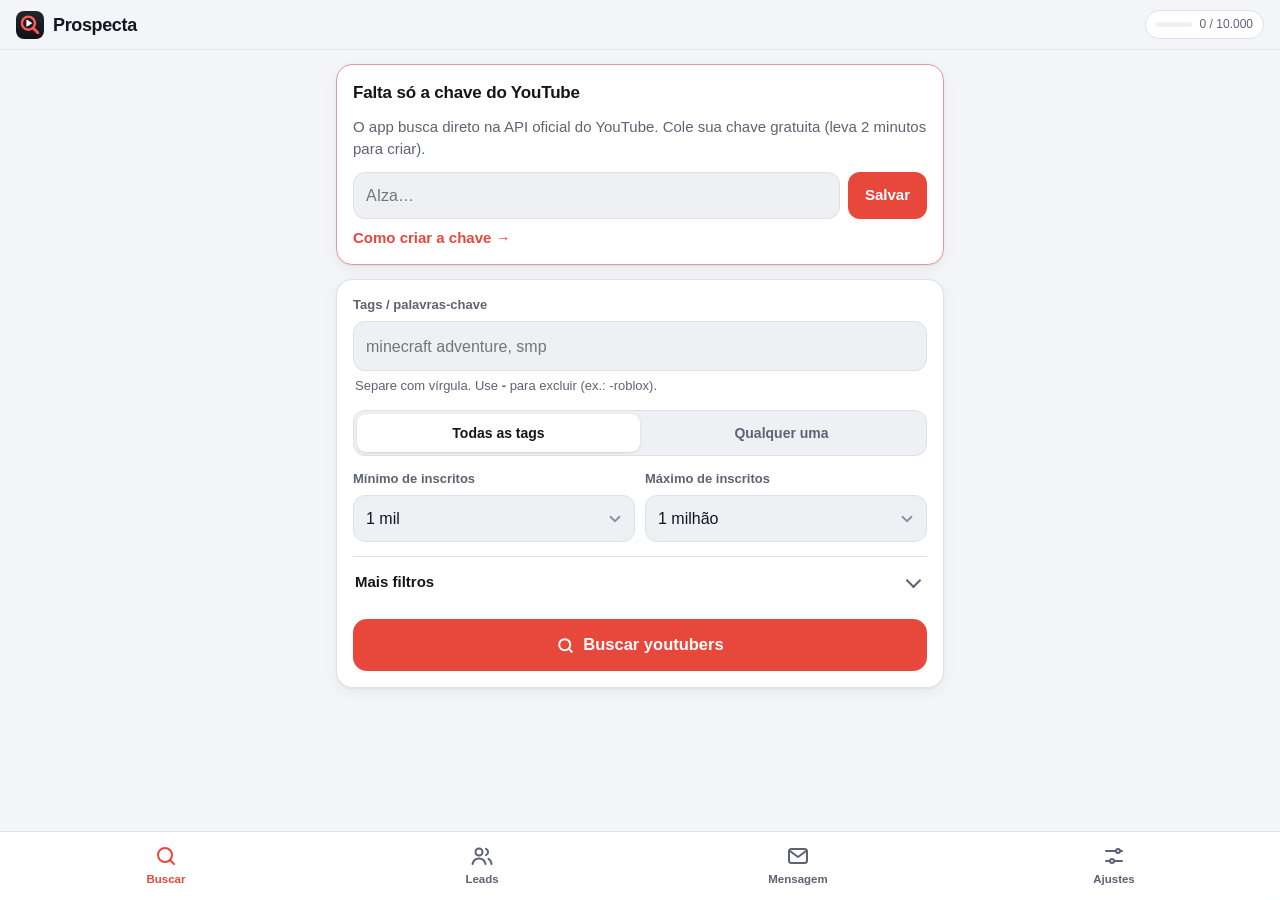
<file: prospect/index.html>
<!doctype html>
<html lang="pt-BR">
<head>
<meta charset="utf-8">
<meta name="viewport" content="width=device-width,initial-scale=1,viewport-fit=cover">
<meta name="theme-color" content="#111318" media="(prefers-color-scheme: dark)">
<meta name="theme-color" content="#F4F5F8" media="(prefers-color-scheme: light)">
<meta name="apple-mobile-web-app-capable" content="yes">
<meta name="mobile-web-app-capable" content="yes">
<meta name="apple-mobile-web-app-status-bar-style" content="black-translucent">
<meta name="apple-mobile-web-app-title" content="Prospecta">
<meta name="description" content="Ache youtubers por tags, pegue e-mail e redes sociais e envie mensagens personalizadas.">
<meta name="referrer" content="strict-origin-when-cross-origin">
<link rel="manifest" href="manifest.webmanifest">
<link rel="icon" href="icons/icon-192.png">
<link rel="apple-touch-icon" href="icons/apple-touch-icon.png">
<link rel="stylesheet" href="styles.css">
<title>Prospecta</title>
</head>
<body>
<header class="topbar">
  <div class="brand">
    <img src="icons/icon-192.png" alt="" width="28" height="28">
    <span>Prospecta</span>
  </div>
  <button class="quota" id="quotaPill" type="button" aria-label="Cota diária da API do YouTube">
    <span class="quota-bar"><span id="quotaFill"></span></span>
    <span id="quotaText">0 / 10.000</span>
  </button>
</header>

<main>
  <!-- ================= BUSCAR ================= -->
  <section id="view-search" class="view" aria-labelledby="h-search">
    <h1 id="h-search" class="sr-only">Buscar youtubers</h1>

    <div id="keyCard" class="card setup" hidden>
      <h2>Falta só a chave do YouTube</h2>
      <p>O app busca direto na API oficial do YouTube. Cole sua chave gratuita (leva 2 minutos para criar).</p>
      <div class="inline-form">
        <input id="keyQuick" type="text" inputmode="text" autocomplete="off" autocapitalize="off" spellcheck="false" placeholder="AIza…">
        <button class="btn primary" id="keyQuickSave" type="button">Salvar</button>
      </div>
      <button class="link-btn" type="button" data-go="settings" data-open="guide-key">Como criar a chave →</button>
    </div>

    <form id="searchForm" class="card form" autocomplete="off" novalidate>
      <label class="label" for="tagInput">Tags / palavras-chave</label>
      <div class="tag-box" id="tagBox">
        <span id="tagChips" class="tag-chips"></span>
        <input id="tagInput" type="text" enterkeyhint="enter" autocapitalize="off" spellcheck="false" placeholder="minecraft adventure, smp">
      </div>
      <p class="hint">Separe com vírgula. Use <b>-</b> para excluir <span class="nowrap">(ex.: -roblox)</span>.</p>
      <div id="recent" class="recent" hidden></div>

      <div class="seg" id="matchMode" role="radiogroup" aria-label="Como combinar as tags">
        <button type="button" role="radio" data-v="all">Todas as tags</button>
        <button type="button" role="radio" data-v="any">Qualquer uma</button>
      </div>

      <div class="grid2">
        <div>
          <label class="label" for="minSubs">Mínimo de inscritos</label>
          <select id="minSubs"></select>
          <input id="minCustom" class="custom-num" type="number" inputmode="numeric" min="0" placeholder="ex.: 7500" hidden>
        </div>
        <div>
          <label class="label" for="maxSubs">Máximo de inscritos</label>
          <select id="maxSubs"></select>
          <input id="maxCustom" class="custom-num" type="number" inputmode="numeric" min="0" placeholder="ex.: 750000" hidden>
        </div>
      </div>

      <details class="more" id="moreFilters">
        <summary>Mais filtros</summary>
        <div class="grid2">
          <div>
            <label class="label" for="fType">Procurar em</label>
            <select id="fType">
              <option value="video">Vídeos (recomendado)</option>
              <option value="channel">Nome/descrição do canal</option>
            </select>
          </div>
          <div>
            <label class="label" for="fSince">Postou vídeo nos últimos</label>
            <select id="fSince">
              <option value="">Qualquer data</option>
              <option value="7">7 dias</option>
              <option value="30">30 dias</option>
              <option value="90">3 meses</option>
              <option value="180">6 meses</option>
              <option value="365">1 ano</option>
            </select>
          </div>
          <div>
            <label class="label" for="fLang">Idioma</label>
            <select id="fLang">
              <option value="">Qualquer</option>
              <option value="en">Inglês</option>
              <option value="pt">Português</option>
              <option value="es">Espanhol</option>
              <option value="fr">Francês</option>
              <option value="de">Alemão</option>
            </select>
          </div>
          <div>
            <label class="label" for="fRegion">País</label>
            <select id="fRegion">
              <option value="">Qualquer</option>
              <option value="US">Estados Unidos</option>
              <option value="GB">Reino Unido</option>
              <option value="CA">Canadá</option>
              <option value="AU">Austrália</option>
              <option value="BR">Brasil</option>
              <option value="PT">Portugal</option>
              <option value="MX">México</option>
              <option value="ES">Espanha</option>
              <option value="DE">Alemanha</option>
              <option value="FR">França</option>
            </select>
          </div>
          <div>
            <label class="label" for="fOrder">Ordenar vídeos por</label>
            <select id="fOrder">
              <option value="relevance">Relevância</option>
              <option value="date">Mais recentes</option>
              <option value="viewCount">Mais vistos</option>
            </select>
          </div>
        </div>
        <label class="switch"><input type="checkbox" id="fDeep"><span>Ler descrições dos últimos vídeos <small>acha bem mais contatos</small></span></label>
        <label class="switch"><input type="checkbox" id="fOnlyContact"><span>Só canais com algum contato</span></label>
        <label class="switch"><input type="checkbox" id="fHideKnown"><span>Esconder quem já está nos meus leads</span></label>
        <label class="switch"><input type="checkbox" id="fHidden"><span>Incluir canais com inscritos ocultos</span></label>
      </details>

      <button class="btn primary big" id="searchBtn" type="submit">
        <svg viewBox="0 0 24 24" aria-hidden="true"><circle cx="11" cy="11" r="7"/><path d="m20 20-3.5-3.5"/></svg>
        Buscar youtubers
      </button>
    </form>

    <div id="searchStatus" class="status" hidden></div>
    <div id="resultsHead" class="results-head" hidden></div>
    <div id="results" class="list"></div>
    <button id="moreBtn" class="btn ghost wide" type="button" hidden>Buscar mais canais</button>
  </section>

  <!-- ================= LEADS ================= -->
  <section id="view-leads" class="view" aria-labelledby="h-leads" hidden>
    <div class="view-head">
      <h1 id="h-leads">Leads</h1>
      <button class="btn ghost sm" id="leadsMenuBtn" type="button">Exportar…</button>
    </div>
    <input id="leadSearch" class="search-input" type="search" placeholder="Buscar nome, e-mail, @…" autocomplete="off">
    <div class="chips-scroll" id="statusFilter" role="tablist" aria-label="Filtrar por status"></div>
    <div class="toolbar">
      <label class="check"><input type="checkbox" id="onlyEmail"> Só com e-mail</label>
      <button class="btn ghost sm" id="selectBtn" type="button">Selecionar</button>
    </div>
    <div id="leadList" class="list"></div>
    <button id="leadMore" class="btn ghost wide" type="button" hidden>Mostrar mais</button>
  </section>

  <!-- ================= MENSAGEM ================= -->
  <section id="view-message" class="view" aria-labelledby="h-msg" hidden>
    <div class="view-head"><h1 id="h-msg">Mensagem padrão</h1></div>
    <p class="lead-text">Escreva uma vez. Ao enviar, <b>(cliente)</b> vira o nome de cada youtuber automaticamente.</p>

    <div class="card form">
      <div class="vars" id="varChips" aria-label="Inserir variável"></div>
      <label class="label" for="tSubject">Assunto do e-mail</label>
      <input id="tSubject" type="text" autocomplete="off">
      <label class="label" for="tBody">Texto do e-mail</label>
      <textarea id="tBody" rows="10"></textarea>
      <label class="label" for="tDm">Mensagem curta (DM no X, Instagram, Discord…)</label>
      <textarea id="tDm" rows="4"></textarea>
      <div id="tplWarn" class="warn" hidden></div>
      <div class="row-btns">
        <button class="btn ghost sm" type="button" data-reset="pt">Restaurar modelo PT</button>
        <button class="btn ghost sm" type="button" data-reset="en">Restaurar modelo EN</button>
      </div>
    </div>

    <h2 class="section-title">Prévia</h2>
    <div class="card preview" id="tplPreview"></div>
  </section>

  <!-- ================= AJUSTES ================= -->
  <section id="view-settings" class="view" aria-labelledby="h-set" hidden>
    <div class="view-head"><h1 id="h-set">Ajustes</h1></div>

    <div class="card form">
      <h2>Chave da API do YouTube</h2>
      <div class="inline-form">
        <input id="sKey" type="password" autocomplete="off" autocapitalize="off" spellcheck="false" placeholder="AIza…">
        <button class="btn ghost" id="sKeyShow" type="button" aria-label="Mostrar chave">Ver</button>
      </div>
      <div class="row-btns">
        <button class="btn primary sm" id="sKeySave" type="button">Salvar</button>
        <button class="btn ghost sm" id="sKeyTest" type="button">Testar chave</button>
      </div>
      <p class="hint" id="sKeyStatus"></p>
      <details class="guide" id="guide-key">
        <summary>Como criar a chave (grátis, ~2 min)</summary>
        <ol>
          <li>Abra <a href="https://console.cloud.google.com/projectcreate" target="_blank" rel="noopener">console.cloud.google.com</a> e entre com sua conta Google. Crie um projeto (ex.: <i>Prospecta</i>).</li>
          <li>Abra a <a href="https://console.cloud.google.com/apis/library/youtube.googleapis.com" target="_blank" rel="noopener">YouTube Data API v3</a> e toque em <b>Ativar</b>.</li>
          <li>Vá em <a href="https://console.cloud.google.com/apis/credentials" target="_blank" rel="noopener">Credenciais</a> → <b>Criar credenciais</b> → <b>Chave de API</b>. Copie e cole aqui.</li>
          <li><b>Recomendado:</b> em “Restrições de aplicativo” escolha <b>Sites</b> e adicione <code class="copyable" data-copy="origin-wild"></code>. Em “Restrições de API” escolha só a YouTube Data API v3.</li>
        </ol>
        <p class="hint">A cota grátis é de 10.000 unidades por dia. Cada página de busca gasta ~100–110 (≈ 50 vídeos analisados). Ela renova à meia-noite do horário do Pacífico (≈ 5h em Brasília).</p>
      </details>
    </div>

    <div class="card form">
      <h2>Como enviar os e-mails</h2>
      <div class="radio-list" id="sMode">
        <label><input type="radio" name="mode" value="mailto"><span><b>App de e-mail do celular</b><small>Abre o e-mail pronto (já personalizado) no seu app. Você só toca em Enviar. Funciona sem configurar nada.</small></span></label>
        <label><input type="radio" name="mode" value="gmailapp"><span><b>App do Gmail (iPhone)</b><small>Abre direto no app do Gmail com tudo preenchido.</small></span></label>
        <label><input type="radio" name="mode" value="gmailweb"><span><b>Gmail no navegador</b><small>Abre a tela de escrever do Gmail com tudo preenchido.</small></span></label>
        <label><input type="radio" name="mode" value="gmailapi"><span><b>Envio automático pelo Gmail</b><small>Um toque envia na hora, e dá para enviar para vários de uma vez. Precisa de uma configuração única (abaixo).</small></span></label>
      </div>

      <div id="gmailBox" hidden>
        <label class="label" for="sClientId">ID do cliente OAuth (Google Cloud)</label>
        <input id="sClientId" type="text" autocomplete="off" autocapitalize="off" spellcheck="false" placeholder="123…apps.googleusercontent.com">
        <div class="gmail-status" id="gmailStatus"></div>
        <div class="row-btns">
          <button class="btn primary sm" id="gmailConnect" type="button">Conectar Gmail</button>
          <button class="btn ghost sm" id="gmailDisconnect" type="button">Desconectar</button>
        </div>
        <label class="label" for="sDelay">Intervalo entre e-mails no envio em massa</label>
        <select id="sDelay">
          <option value="5">5 segundos</option>
          <option value="10">10 segundos</option>
          <option value="20">20 segundos</option>
          <option value="30">30 segundos</option>
          <option value="60">1 minuto</option>
        </select>
        <details class="guide" id="guide-gmail">
          <summary>Como configurar o envio automático (uma vez só)</summary>
          <ol>
            <li>No mesmo projeto do Google Cloud, ative a <a href="https://console.cloud.google.com/apis/library/gmail.googleapis.com" target="_blank" rel="noopener">Gmail API</a>.</li>
            <li>Abra a <a href="https://console.cloud.google.com/auth/overview" target="_blank" rel="noopener">Google Auth Platform</a> (tela de permissão OAuth) → <b>Começar</b>. Nome do app: <i>Prospecta</i>. Público: <b>Externo</b>. Coloque seu e-mail.</li>
            <li>Em <b>Público-alvo</b> → <b>Usuários de teste</b>, adicione o seu Gmail.</li>
            <li>Em <a href="https://console.cloud.google.com/auth/clients" target="_blank" rel="noopener">Clientes</a> → <b>Criar cliente</b> → tipo <b>Aplicativo da Web</b>.<br>
              Origens JavaScript autorizadas: <code class="copyable" data-copy="origin"></code><br>
              URIs de redirecionamento autorizados: <code class="copyable" data-copy="redirect"></code></li>
            <li>Copie o <b>ID do cliente</b>, cole acima e toque em <b>Conectar Gmail</b>. Se aparecer “O Google não verificou este app”, toque em <b>Avançado → Acessar</b> (o app é seu).</li>
          </ol>
          <p class="hint">O login dura 1 hora; depois o app pede para conectar de novo com um toque. O Gmail permite ~500 envios por dia — use intervalos para não cair no spam.</p>
        </details>
      </div>
    </div>

    <div class="card form">
      <h2>Busca</h2>
      <label class="label" for="sPages">Páginas por busca (cada uma ≈ 50 vídeos, ~105 de cota)</label>
      <select id="sPages">
        <option value="1">1 página</option>
        <option value="2">2 páginas</option>
        <option value="3">3 páginas</option>
        <option value="5">5 páginas</option>
      </select>
    </div>

    <div class="card form">
      <h2>Seus dados</h2>
      <p class="hint">Tudo fica salvo só neste aparelho. Faça backup para levar para outro celular ou computador.</p>
      <div class="row-btns">
        <button class="btn ghost sm" id="sExportCsv" type="button">Exportar planilha (CSV)</button>
        <button class="btn ghost sm" id="sBackup" type="button">Fazer backup</button>
        <button class="btn ghost sm" id="sRestore" type="button">Restaurar backup</button>
        <input type="file" id="sRestoreFile" accept="application/json,.json" hidden>
      </div>
      <button class="btn danger sm" id="sWipe" type="button">Apagar todos os leads</button>
    </div>
    <p class="footnote">Prospecta usa a API oficial do YouTube e só lê informações públicas dos canais.</p>
  </section>
</main>

<nav class="tabbar" aria-label="Seções">
  <button class="tab" data-tab="search" type="button">
    <svg viewBox="0 0 24 24" aria-hidden="true"><circle cx="11" cy="11" r="7"/><path d="m20 20-3.5-3.5"/></svg>
    <span>Buscar</span>
  </button>
  <button class="tab" data-tab="leads" type="button">
    <svg viewBox="0 0 24 24" aria-hidden="true"><circle cx="9" cy="8" r="3.5"/><path d="M2.5 20c.8-3.6 3.4-5.5 6.5-5.5s5.7 1.9 6.5 5.5"/><path d="M16 4.8a3.5 3.5 0 0 1 0 6.4M18.5 14.8c1.6.8 2.6 2.5 3 5.2"/></svg>
    <span>Leads</span><b class="badge" id="leadBadge" hidden></b>
  </button>
  <button class="tab" data-tab="message" type="button">
    <svg viewBox="0 0 24 24" aria-hidden="true"><rect x="3" y="5" width="18" height="14" rx="2.5"/><path d="m4 7 8 6 8-6"/></svg>
    <span>Mensagem</span>
  </button>
  <button class="tab" data-tab="settings" type="button">
    <svg viewBox="0 0 24 24" aria-hidden="true"><path d="M4 7h10M18 7h2M4 17h4M12 17h8"/><circle cx="16" cy="7" r="2"/><circle cx="10" cy="17" r="2"/></svg>
    <span>Ajustes</span>
  </button>
</nav>

<div id="bulkBar" class="bulkbar" hidden>
  <button class="btn ghost sm" id="bulkAll" type="button">Todos</button>
  <button class="btn ghost sm" id="bulkStatus" type="button">Status</button>
  <button class="btn primary sm" id="bulkSend" type="button">
    <svg viewBox="0 0 24 24" aria-hidden="true"><path d="M21 3 10 14M21 3l-7 18-4-7-7-4 18-7z"/></svg>
    <span id="bulkCount">Enviar e-mail</span>
  </button>
</div>

<div id="sheet" class="sheet-wrap" hidden>
  <div class="sheet-backdrop" data-close></div>
  <div class="sheet" role="dialog" aria-modal="true" aria-labelledby="sheetTitle">
    <div class="sheet-head">
      <span class="sheet-grip" aria-hidden="true"></span>
      <h2 id="sheetTitle"></h2>
      <button class="icon-btn" type="button" data-close aria-label="Fechar">
        <svg viewBox="0 0 24 24" aria-hidden="true"><path d="M6 6l12 12M18 6 6 18"/></svg>
      </button>
    </div>
    <div class="sheet-body" id="sheetBody"></div>
  </div>
</div>

<div id="toast" class="toast" role="status" aria-live="polite" hidden></div>

<script src="js/core.js"></script>
<script src="js/app.js"></script>
<script>if ('serviceWorker' in navigator) addEventListener('load', () => navigator.serviceWorker.register('sw.js').catch(() => {}));</script>
</body>
</html>
</file>
<file: prospect/styles.css>
/* Prospecta — app de celular: barra fixa no topo, uma coluna de até 640px, abas fixas embaixo; detalhes abrem como "folha" de baixo para cima. */
:root {
  --bg: #F4F5F8;
  --surface: #FFFFFF;
  --surface-2: #EEF0F4;
  --line: #DDE0E7;
  --ink: #14161C;
  --muted: #5D6373;
  --accent: #E8473B;
  --accent-ink: #FFFFFF;
  --accent-soft: #FDE7E5;
  --ok: #148A55;
  --ok-soft: #DDF3E8;
  --warn: #9A6200;
  --warn-soft: #FFF2D6;
  --danger: #C62828;
  --shadow: 0 1px 2px rgba(20, 22, 28, .06), 0 4px 16px rgba(20, 22, 28, .05);
  --radius: 16px;
  --tabbar-h: 64px;
  --c-email: #E8473B;
  --c-twitter: #14161C;
  --c-discord: #5865F2;
  --c-instagram: #D62976;
  --c-tiktok: #0E9AA7;
  --c-twitch: #8A43F0;
  --c-telegram: #229ED9;
  --c-whatsapp: #1DA851;
  --c-links: #5D6373;
  color-scheme: light;
}
@media (prefers-color-scheme: dark) {
  :root:not([data-theme="light"]) {
    --bg: #0F1115;
    --surface: #181B21;
    --surface-2: #20242C;
    --line: #2C313B;
    --ink: #F1F3F7;
    --muted: #9AA1B0;
    --accent: #FF5A4E;
    --accent-ink: #FFFFFF;
    --accent-soft: #3A1E1C;
    --ok: #3DD68C;
    --ok-soft: #173326;
    --warn: #FFC15E;
    --warn-soft: #3A2D12;
    --danger: #FF6B6B;
    --shadow: 0 1px 2px rgba(0, 0, 0, .3);
    --c-twitter: #E7E9EE;
    --c-tiktok: #25D7E4;
    --c-links: #9AA1B0;
    color-scheme: dark;
  }
}
:root[data-theme="dark"] {
  --bg: #0F1115; --surface: #181B21; --surface-2: #20242C; --line: #2C313B; --ink: #F1F3F7; --muted: #9AA1B0;
  --accent: #FF5A4E; --accent-soft: #3A1E1C; --ok: #3DD68C; --ok-soft: #173326; --warn: #FFC15E; --warn-soft: #3A2D12;
  --danger: #FF6B6B; --shadow: 0 1px 2px rgba(0, 0, 0, .3); --c-twitter: #E7E9EE; --c-tiktok: #25D7E4; --c-links: #9AA1B0;
  color-scheme: dark;
}

* { box-sizing: border-box; }
[hidden] { display: none !important; }
html { -webkit-text-size-adjust: 100%; }
body {
  margin: 0;
  background: var(--bg);
  color: var(--ink);
  font: 15px/1.45 -apple-system, BlinkMacSystemFont, "SF Pro Text", "Segoe UI", Roboto, "Helvetica Neue", Arial, sans-serif;
  -webkit-font-smoothing: antialiased;
  -webkit-tap-highlight-color: transparent;
  padding-bottom: calc(var(--tabbar-h) + env(safe-area-inset-bottom, 0px) + 24px);
  overflow-x: hidden;
}
body.has-bulk { padding-bottom: calc(var(--tabbar-h) + env(safe-area-inset-bottom, 0px) + 92px); }
body.sheet-open { overflow: hidden; }
a { color: var(--accent); }
img { max-width: 100%; }
svg { width: 20px; height: 20px; fill: none; stroke: currentColor; stroke-width: 2; stroke-linecap: round; stroke-linejoin: round; flex: none; }
.sr-only { position: absolute; width: 1px; height: 1px; overflow: hidden; clip: rect(0 0 0 0); white-space: nowrap; }
code { font-family: ui-monospace, SFMono-Regular, Menlo, monospace; font-size: 12.5px; background: var(--surface-2); border: 1px solid var(--line); border-radius: 6px; padding: 1px 6px; word-break: break-all; }
code.copyable { cursor: pointer; }

/* ---------- topo ---------- */
.topbar {
  position: sticky; top: 0; z-index: 20;
  display: flex; align-items: center; justify-content: space-between; gap: 12px;
  padding: calc(env(safe-area-inset-top, 0px) + 10px) 16px 10px;
  background: color-mix(in srgb, var(--bg) 88%, transparent);
  -webkit-backdrop-filter: saturate(1.4) blur(14px); backdrop-filter: saturate(1.4) blur(14px);
  border-bottom: 1px solid color-mix(in srgb, var(--line) 60%, transparent);
}
.brand { display: flex; align-items: center; gap: 9px; font-weight: 800; font-size: 18px; letter-spacing: -.02em; }
.brand img { border-radius: 8px; }
.quota {
  display: flex; align-items: center; gap: 8px; border: 1px solid var(--line); background: var(--surface);
  color: var(--muted); font: inherit; font-size: 12px; font-variant-numeric: tabular-nums; border-radius: 999px; padding: 5px 10px; cursor: pointer;
}
.quota-bar { width: 36px; height: 5px; border-radius: 3px; background: var(--surface-2); overflow: hidden; }
.quota-bar span { display: block; height: 100%; width: 0; background: var(--ok); border-radius: 3px; transition: width .3s; }
.quota.warn .quota-bar span { background: var(--warn); }
.quota.full .quota-bar span { background: var(--danger); }

main { max-width: 640px; margin: 0 auto; padding: 14px 16px 0; }
.view-head { display: flex; align-items: center; justify-content: space-between; gap: 12px; margin: 6px 0 12px; }
h1 { font-size: 26px; letter-spacing: -.025em; margin: 0; line-height: 1.15; }
h2 { font-size: 17px; letter-spacing: -.01em; margin: 0 0 10px; }
.section-title { font-size: 13px; text-transform: uppercase; letter-spacing: .06em; color: var(--muted); margin: 22px 4px 8px; }
.lead-text { color: var(--muted); margin: -4px 0 14px; }
.footnote { color: var(--muted); font-size: 12px; text-align: center; margin: 18px 0; }

/* ---------- cartões e formulários ---------- */
.card { background: var(--surface); border: 1px solid var(--line); border-radius: var(--radius); box-shadow: var(--shadow); }
.card.form { padding: 16px; margin-bottom: 14px; }
.card.setup { padding: 16px; margin-bottom: 14px; border-color: color-mix(in srgb, var(--accent) 45%, var(--line)); }
.card.setup p { color: var(--muted); margin: 0 0 12px; }
.label { display: block; font-size: 13px; font-weight: 600; color: var(--muted); margin: 14px 0 6px; }
.form > .label:first-child, .form > h2 + .label { margin-top: 0; }
input[type=text], input[type=password], input[type=number], input[type=search], select, textarea {
  width: 100%; font: inherit; font-size: 16px; color: var(--ink); background: var(--surface-2);
  border: 1px solid var(--line); border-radius: 12px; padding: 11px 12px; outline: none; min-height: 46px;
  transition: border-color .15s, box-shadow .15s;
}
textarea { resize: vertical; line-height: 1.5; min-height: 90px; }
select {
  appearance: none; -webkit-appearance: none; padding-right: 34px;
  background-image: url("data:image/svg+xml,%3Csvg xmlns='http://www.w3.org/2000/svg' viewBox='0 0 24 24' fill='none' stroke='%238a90a0' stroke-width='2.4' stroke-linecap='round' stroke-linejoin='round'%3E%3Cpath d='m6 9 6 6 6-6'/%3E%3C/svg%3E");
  background-repeat: no-repeat; background-position: right 10px center; background-size: 18px;
}
input:focus, select:focus, textarea:focus { border-color: var(--accent); box-shadow: 0 0 0 3px color-mix(in srgb, var(--accent) 22%, transparent); }
.custom-num { margin-top: 8px; }
.hint { color: var(--muted); font-size: 13px; margin: 6px 2px 0; }
.nowrap { white-space: nowrap; }
.inline-form { display: flex; gap: 8px; }
.inline-form input { flex: 1; min-width: 0; }
.grid2 { display: grid; grid-template-columns: 1fr 1fr; gap: 0 10px; }
.row-btns { display: flex; flex-wrap: wrap; gap: 8px; margin-top: 12px; }
.warn { background: var(--warn-soft); color: var(--warn); border-radius: 12px; padding: 10px 12px; font-size: 13.5px; margin-top: 12px; }

/* tags */
.tag-box {
  display: flex; flex-wrap: wrap; align-items: center; gap: 6px; padding: 6px; min-height: 50px;
  background: var(--surface-2); border: 1px solid var(--line); border-radius: 12px; cursor: text;
}
.tag-box:focus-within { border-color: var(--accent); box-shadow: 0 0 0 3px color-mix(in srgb, var(--accent) 22%, transparent); }
.tag-box input { flex: 1; min-width: 120px; border: 0; background: transparent; box-shadow: none !important; padding: 6px; min-height: 36px; }
.tag-chips { display: contents; }
.tag {
  display: inline-flex; align-items: center; gap: 4px; background: var(--accent); color: var(--accent-ink);
  border-radius: 999px; padding: 5px 6px 5px 12px; font-size: 14px; font-weight: 600; max-width: 100%;
}
.tag.neg { background: var(--ink); color: var(--bg); }
.tag button { border: 0; background: rgba(255,255,255,.22); color: inherit; width: 22px; height: 22px; border-radius: 50%; display: grid; place-items: center; cursor: pointer; padding: 0; }
.tag button svg { width: 13px; height: 13px; stroke-width: 2.6; }
.recent { display: flex; gap: 6px; overflow-x: auto; margin: 10px -2px 0; padding: 0 2px 2px; scrollbar-width: none; }
.recent::-webkit-scrollbar { display: none; }
.recent .chip { flex: none; }

/* segmentado */
.seg { display: grid; grid-auto-flow: column; grid-auto-columns: 1fr; background: var(--surface-2); border: 1px solid var(--line); border-radius: 12px; padding: 3px; margin-top: 14px; }
.seg button { border: 0; background: transparent; font: inherit; font-size: 14px; font-weight: 600; color: var(--muted); padding: 9px 6px; border-radius: 9px; cursor: pointer; }
.seg button[aria-checked=true] { background: var(--surface); color: var(--ink); box-shadow: 0 1px 3px rgba(0,0,0,.12); }

details.more { margin-top: 14px; border-top: 1px solid var(--line); padding-top: 4px; }
details > summary { cursor: pointer; font-weight: 600; padding: 10px 2px; list-style: none; display: flex; align-items: center; justify-content: space-between; }
details > summary::-webkit-details-marker { display: none; }
details > summary::after { content: ""; width: 9px; height: 9px; border-right: 2px solid var(--muted); border-bottom: 2px solid var(--muted); transform: rotate(45deg); margin: -4px 6px 0 0; transition: transform .2s; }
details[open] > summary::after { transform: rotate(225deg); margin-top: 4px; }
.guide { margin-top: 12px; background: var(--surface-2); border-radius: 12px; padding: 0 12px; }
.guide ol { margin: 0 0 8px; padding-left: 20px; }
.guide li { margin-bottom: 8px; }
.guide .hint { margin-bottom: 12px; }

.switch { display: flex; align-items: center; gap: 12px; padding: 10px 0; cursor: pointer; }
.switch input { appearance: none; -webkit-appearance: none; flex: none; width: 46px; height: 28px; border-radius: 999px; background: var(--line); position: relative; cursor: pointer; transition: background .2s; margin: 0; }
.switch input::after { content: ""; position: absolute; top: 3px; left: 3px; width: 22px; height: 22px; border-radius: 50%; background: #fff; box-shadow: 0 1px 3px rgba(0,0,0,.25); transition: transform .2s; }
.switch input:checked { background: var(--ok); }
.switch input:checked::after { transform: translateX(18px); }
.switch small { display: block; color: var(--muted); font-size: 12.5px; }
.check { display: inline-flex; align-items: center; gap: 8px; font-size: 14px; cursor: pointer; }
.check input { width: 18px; height: 18px; accent-color: var(--accent); }

.radio-list { display: grid; gap: 8px; }
.radio-list label { display: flex; gap: 12px; align-items: flex-start; padding: 12px; border: 1px solid var(--line); border-radius: 12px; cursor: pointer; background: var(--surface-2); }
.radio-list label:has(input:checked) { border-color: var(--accent); background: color-mix(in srgb, var(--accent) 8%, var(--surface)); }
.radio-list input { margin: 3px 0 0; width: 18px; height: 18px; accent-color: var(--accent); flex: none; }
.radio-list small { display: block; color: var(--muted); font-size: 13px; margin-top: 2px; }
.gmail-status { font-size: 14px; margin-top: 10px; display: flex; align-items: center; gap: 8px; }
.dot { width: 9px; height: 9px; border-radius: 50%; background: var(--muted); flex: none; }
.dot.on { background: var(--ok); }

/* ---------- botões ---------- */
.btn {
  display: inline-flex; align-items: center; justify-content: center; gap: 8px; font: inherit; font-weight: 650; font-size: 15px;
  border-radius: 12px; padding: 11px 16px; border: 1px solid transparent; cursor: pointer; min-height: 44px; text-decoration: none;
  transition: transform .08s, background .15s, opacity .15s; white-space: nowrap;
}
.btn:active { transform: scale(.97); }
.btn:disabled { opacity: .5; cursor: default; transform: none; }
.btn.primary { background: var(--accent); color: var(--accent-ink); }
.btn.ghost { background: var(--surface-2); color: var(--ink); border-color: var(--line); }
.btn.danger { background: transparent; color: var(--danger); border-color: color-mix(in srgb, var(--danger) 40%, var(--line)); margin-top: 12px; }
.btn.sm { font-size: 14px; padding: 8px 12px; min-height: 38px; border-radius: 10px; }
.btn.big { width: 100%; margin-top: 16px; min-height: 52px; font-size: 16.5px; border-radius: 14px; }
.btn.wide { width: 100%; margin: 12px 0; }
.btn svg { width: 19px; height: 19px; }
.btn.big svg { stroke-width: 2.5; }
.link-btn { border: 0; background: none; color: var(--accent); font: inherit; font-weight: 600; padding: 8px 0 0; cursor: pointer; }
.icon-btn { border: 0; background: var(--surface-2); color: var(--ink); width: 36px; height: 36px; border-radius: 50%; display: grid; place-items: center; cursor: pointer; flex: none; }
.chip {
  display: inline-flex; align-items: center; gap: 6px; border: 1px solid var(--line); background: var(--surface);
  color: var(--ink); border-radius: 999px; padding: 6px 12px; font: inherit; font-size: 13.5px; font-weight: 600; cursor: pointer; white-space: nowrap;
}
.chip[aria-selected=true] { background: var(--ink); color: var(--bg); border-color: var(--ink); }
.chip .n { opacity: .65; font-variant-numeric: tabular-nums; }

/* ---------- status da busca ---------- */
.status { display: flex; align-items: center; gap: 10px; padding: 12px 14px; margin: 14px 0 6px; border-radius: 12px; background: var(--surface); border: 1px solid var(--line); font-size: 14px; }
.status.err { background: var(--accent-soft); border-color: color-mix(in srgb, var(--accent) 40%, var(--line)); color: var(--ink); }
.spinner { width: 18px; height: 18px; border-radius: 50%; border: 2.5px solid var(--line); border-top-color: var(--accent); animation: spin .8s linear infinite; flex: none; }
@keyframes spin { to { transform: rotate(360deg); } }
.results-head { margin: 18px 2px 10px; }
.results-head .q { font-weight: 700; font-size: 16px; }
.results-head .stats { color: var(--muted); font-size: 13px; margin-top: 2px; }
.results-head .btn { margin-top: 10px; width: 100%; }

/* ---------- leads ---------- */
.list { display: grid; gap: 10px; }
.lead { display: grid; grid-template-columns: auto 1fr; gap: 12px; padding: 14px; position: relative; }
.lead.selectable { grid-template-columns: auto auto 1fr; }
.lead .pick { width: 22px; height: 22px; margin: 12px 0 0; accent-color: var(--accent); }
.avatar { width: 48px; height: 48px; border-radius: 50%; background: var(--surface-2); object-fit: cover; display: block; }
.lead-main { min-width: 0; }
.lead-top { display: flex; align-items: flex-start; gap: 8px; justify-content: space-between; }
.lead-title { font-size: 16px; font-weight: 700; margin: 0; line-height: 1.3; overflow-wrap: anywhere; cursor: pointer; }
.meta { color: var(--muted); font-size: 13px; margin-top: 2px; font-variant-numeric: tabular-nums; overflow-wrap: anywhere; }
.pill { flex: none; font-size: 11.5px; font-weight: 700; padding: 3px 8px; border-radius: 999px; background: var(--surface-2); color: var(--muted); text-transform: uppercase; letter-spacing: .03em; }
.pill.contacted { background: var(--ok-soft); color: var(--ok); }
.pill.replied, .pill.won { background: var(--ok); color: #fff; }
.pill.dropped { background: var(--surface-2); color: var(--muted); text-decoration: line-through; }
.pill.new { background: var(--accent-soft); color: var(--accent); }
.contacts { display: flex; flex-wrap: wrap; gap: 6px; margin-top: 10px; }
.cchip {
  --c: var(--c-links);
  display: inline-flex; align-items: center; gap: 6px; max-width: 100%; min-width: 0;
  border: 1px solid color-mix(in srgb, var(--c) 35%, var(--line)); background: color-mix(in srgb, var(--c) 9%, var(--surface));
  color: var(--ink); border-radius: 999px; padding: 5px 10px; font: inherit; font-size: 13px; font-weight: 600; cursor: pointer;
}
.cchip::before { content: ""; width: 8px; height: 8px; border-radius: 50%; background: var(--c); flex: none; }
.cchip span { overflow: hidden; text-overflow: ellipsis; white-space: nowrap; min-width: 0; }
.cchip.none { --c: var(--muted); cursor: default; opacity: .8; font-weight: 500; }
.k-emails { --c: var(--c-email); } .k-twitter { --c: var(--c-twitter); } .k-discord { --c: var(--c-discord); }
.k-instagram { --c: var(--c-instagram); } .k-tiktok { --c: var(--c-tiktok); } .k-twitch { --c: var(--c-twitch); }
.k-telegram { --c: var(--c-telegram); } .k-whatsapp { --c: var(--c-whatsapp); } .k-links { --c: var(--c-links); }
.actions { display: flex; gap: 8px; margin-top: 12px; }
.actions .btn { flex: 1; min-width: 0; }
.actions .btn.ghost { flex: none; }
.lead.selectable { cursor: pointer; }
.lead.selectable .actions { display: none; }
.actions .btn span { overflow: hidden; text-overflow: ellipsis; }
.empty { text-align: center; color: var(--muted); padding: 36px 16px; }
.empty b { display: block; color: var(--ink); font-size: 16px; margin-bottom: 4px; }

.search-input { margin-bottom: 10px; }
.chips-scroll { display: flex; gap: 6px; overflow-x: auto; margin: 0 -16px; padding: 0 16px 2px; scrollbar-width: none; }
.chips-scroll::-webkit-scrollbar { display: none; }
.toolbar { display: flex; justify-content: space-between; align-items: center; margin: 12px 0; }

/* ---------- mensagem ---------- */
.vars { display: flex; flex-wrap: wrap; gap: 6px; margin-bottom: 4px; }
.vars .chip { font-family: ui-monospace, SFMono-Regular, Menlo, monospace; font-size: 12.5px; padding: 5px 10px; }
.preview { padding: 14px 16px; }
.pv-label { font-size: 12px; text-transform: uppercase; letter-spacing: .06em; color: var(--muted); margin: 12px 0 4px; }
.pv-label:first-child { margin-top: 0; }
.pv-subject { font-weight: 700; overflow-wrap: anywhere; }
.pv-body { white-space: pre-wrap; overflow-wrap: anywhere; }
.pv-dm { white-space: pre-wrap; background: var(--surface-2); border-radius: 14px 14px 14px 4px; padding: 10px 12px; overflow-wrap: anywhere; }

/* ---------- abas ---------- */
.tabbar {
  position: fixed; left: 0; right: 0; bottom: 0; z-index: 30;
  display: grid; grid-template-columns: repeat(4, 1fr);
  padding: 6px max(8px, env(safe-area-inset-left, 0px)) calc(6px + env(safe-area-inset-bottom, 0px));
  background: color-mix(in srgb, var(--surface) 92%, transparent);
  -webkit-backdrop-filter: saturate(1.4) blur(14px); backdrop-filter: saturate(1.4) blur(14px);
  border-top: 1px solid var(--line);
}
.tab { position: relative; border: 0; background: none; color: var(--muted); font: inherit; font-size: 11.5px; font-weight: 600; display: flex; flex-direction: column; align-items: center; gap: 3px; padding: 6px 0; cursor: pointer; border-radius: 12px; }
.tab svg { width: 24px; height: 24px; }
.tab[aria-current=page] { color: var(--accent); }
.badge { position: absolute; top: 2px; left: calc(50% + 6px); min-width: 18px; height: 18px; padding: 0 5px; border-radius: 9px; background: var(--accent); color: #fff; font-size: 11px; line-height: 18px; text-align: center; font-style: normal; }

.bulkbar {
  position: fixed; left: 12px; right: 12px; z-index: 31; bottom: calc(var(--tabbar-h) + env(safe-area-inset-bottom, 0px) + 10px);
  max-width: 616px; margin: 0 auto; display: flex; align-items: center; gap: 8px;
  background: var(--ink); color: var(--bg); border-radius: 16px; padding: 8px; box-shadow: 0 8px 30px rgba(0,0,0,.25);
}
.bulkbar #bulkSend { flex: 1; min-width: 0; }
.bulkbar #bulkSend span { overflow: hidden; text-overflow: ellipsis; }
.bulkbar .btn.ghost { background: transparent; color: var(--bg); border-color: color-mix(in srgb, var(--bg) 30%, transparent); }

/* ---------- folha (sheet) ---------- */
.sheet-wrap { position: fixed; inset: 0; z-index: 50; display: flex; align-items: flex-end; justify-content: center; }
.sheet-backdrop { position: absolute; inset: 0; background: rgba(8, 9, 12, .5); animation: fade .2s; }
.sheet {
  position: relative; width: 100%; max-width: 640px; max-height: calc(100% - env(safe-area-inset-top, 0px) - 24px);
  display: flex; flex-direction: column; background: var(--bg); border-radius: 20px 20px 0 0; animation: up .25s cubic-bezier(.2,.8,.2,1);
  box-shadow: 0 -8px 40px rgba(0,0,0,.25);
}
.sheet-head { position: relative; display: flex; align-items: center; justify-content: space-between; gap: 12px; padding: 18px 16px 10px; }
.sheet-grip { position: absolute; top: 7px; left: 50%; width: 38px; height: 5px; margin-left: -19px; border-radius: 3px; background: var(--line); }
.sheet-head h2 { margin: 0; font-size: 18px; min-width: 0; overflow: hidden; text-overflow: ellipsis; white-space: nowrap; }
.sheet-body { overflow-y: auto; padding: 4px 16px calc(20px + env(safe-area-inset-bottom, 0px)); -webkit-overflow-scrolling: touch; overscroll-behavior: contain; }
@keyframes up { from { transform: translateY(40px); opacity: .4; } }
@keyframes fade { from { opacity: 0; } }

.ld-head { display: flex; gap: 14px; align-items: center; }
.ld-head .avatar { width: 64px; height: 64px; }
.ld-stats { color: var(--muted); font-size: 13.5px; font-variant-numeric: tabular-nums; }
.ld-links { display: flex; gap: 8px; margin-top: 12px; flex-wrap: wrap; }
.block { background: var(--surface); border: 1px solid var(--line); border-radius: var(--radius); padding: 14px; margin-top: 12px; }
.block > h3 { font-size: 13px; text-transform: uppercase; letter-spacing: .06em; color: var(--muted); margin: 0 0 10px; }
.crow { display: flex; flex-wrap: wrap; align-items: center; gap: 8px 10px; padding: 8px 0; border-top: 1px solid var(--line); }
.crow:first-of-type { border-top: 0; padding-top: 0; }
.crow .kind { --c: var(--c-links); flex: none; width: 74px; font-size: 12.5px; font-weight: 700; color: var(--c); display: flex; align-items: center; gap: 6px; }
.crow .kind::before { content: ""; width: 8px; height: 8px; border-radius: 50%; background: var(--c); }
.crow .val { flex: 1 1 120px; min-width: 0; overflow-wrap: anywhere; font-size: 14px; }
.crow .btns { display: flex; gap: 6px; flex: none; margin-left: auto; }
.crow .icon-btn { width: 34px; height: 34px; }
.crow .icon-btn svg { width: 17px; height: 17px; }
.add-contact { display: grid; grid-template-columns: 112px 1fr auto; gap: 8px; margin-top: 12px; }
.statuses { display: flex; flex-wrap: wrap; gap: 6px; }
.desc { white-space: pre-wrap; overflow-wrap: anywhere; font-size: 13.5px; color: var(--muted); max-height: 260px; overflow-y: auto; }
.hist { font-size: 13px; color: var(--muted); margin: 0; padding-left: 18px; }
.sheet-actions { display: grid; gap: 8px; margin-top: 14px; }
.queue-card { padding: 14px; }
.queue-prog { height: 6px; border-radius: 3px; background: var(--surface-2); overflow: hidden; margin: 6px 0 12px; }
.queue-prog span { display: block; height: 100%; background: var(--accent); transition: width .3s; }
.qlog { font-size: 13px; max-height: 200px; overflow-y: auto; margin: 10px 0 0; padding: 0; list-style: none; }
.qlog li { padding: 4px 0; border-top: 1px solid var(--line); overflow-wrap: anywhere; }
.qlog .ok { color: var(--ok); } .qlog .bad { color: var(--danger); }
.menu-list { display: grid; gap: 8px; }
.menu-list .btn { justify-content: flex-start; width: 100%; }

/* ---------- aviso ---------- */
.toast {
  position: fixed; left: 50%; transform: translateX(-50%); z-index: 60;
  bottom: calc(var(--tabbar-h) + env(safe-area-inset-bottom, 0px) + 14px);
  width: max-content; max-width: calc(100% - 32px);
  display: flex; align-items: center; gap: 12px; background: var(--ink); color: var(--bg);
  padding: 12px 14px 12px 16px; border-radius: 14px; font-size: 14px; font-weight: 550; box-shadow: 0 8px 30px rgba(0,0,0,.3);
  animation: up .2s;
}
.toast button { border: 0; background: transparent; color: var(--accent); font: inherit; font-weight: 800; cursor: pointer; padding: 4px; flex: none; }
body.has-bulk .toast { bottom: calc(var(--tabbar-h) + env(safe-area-inset-bottom, 0px) + 84px); }

@media (min-width: 700px) {
  .lead { padding: 16px; }
}
@media (max-width: 360px) {
  .grid2 { grid-template-columns: 1fr; }
  .add-contact { grid-template-columns: 1fr 1fr; }
  .add-contact .btn { grid-column: span 2; }
}
@media (prefers-reduced-motion: reduce) {
  *, *::before, *::after { animation: none !important; transition: none !important; }
}
</file>
